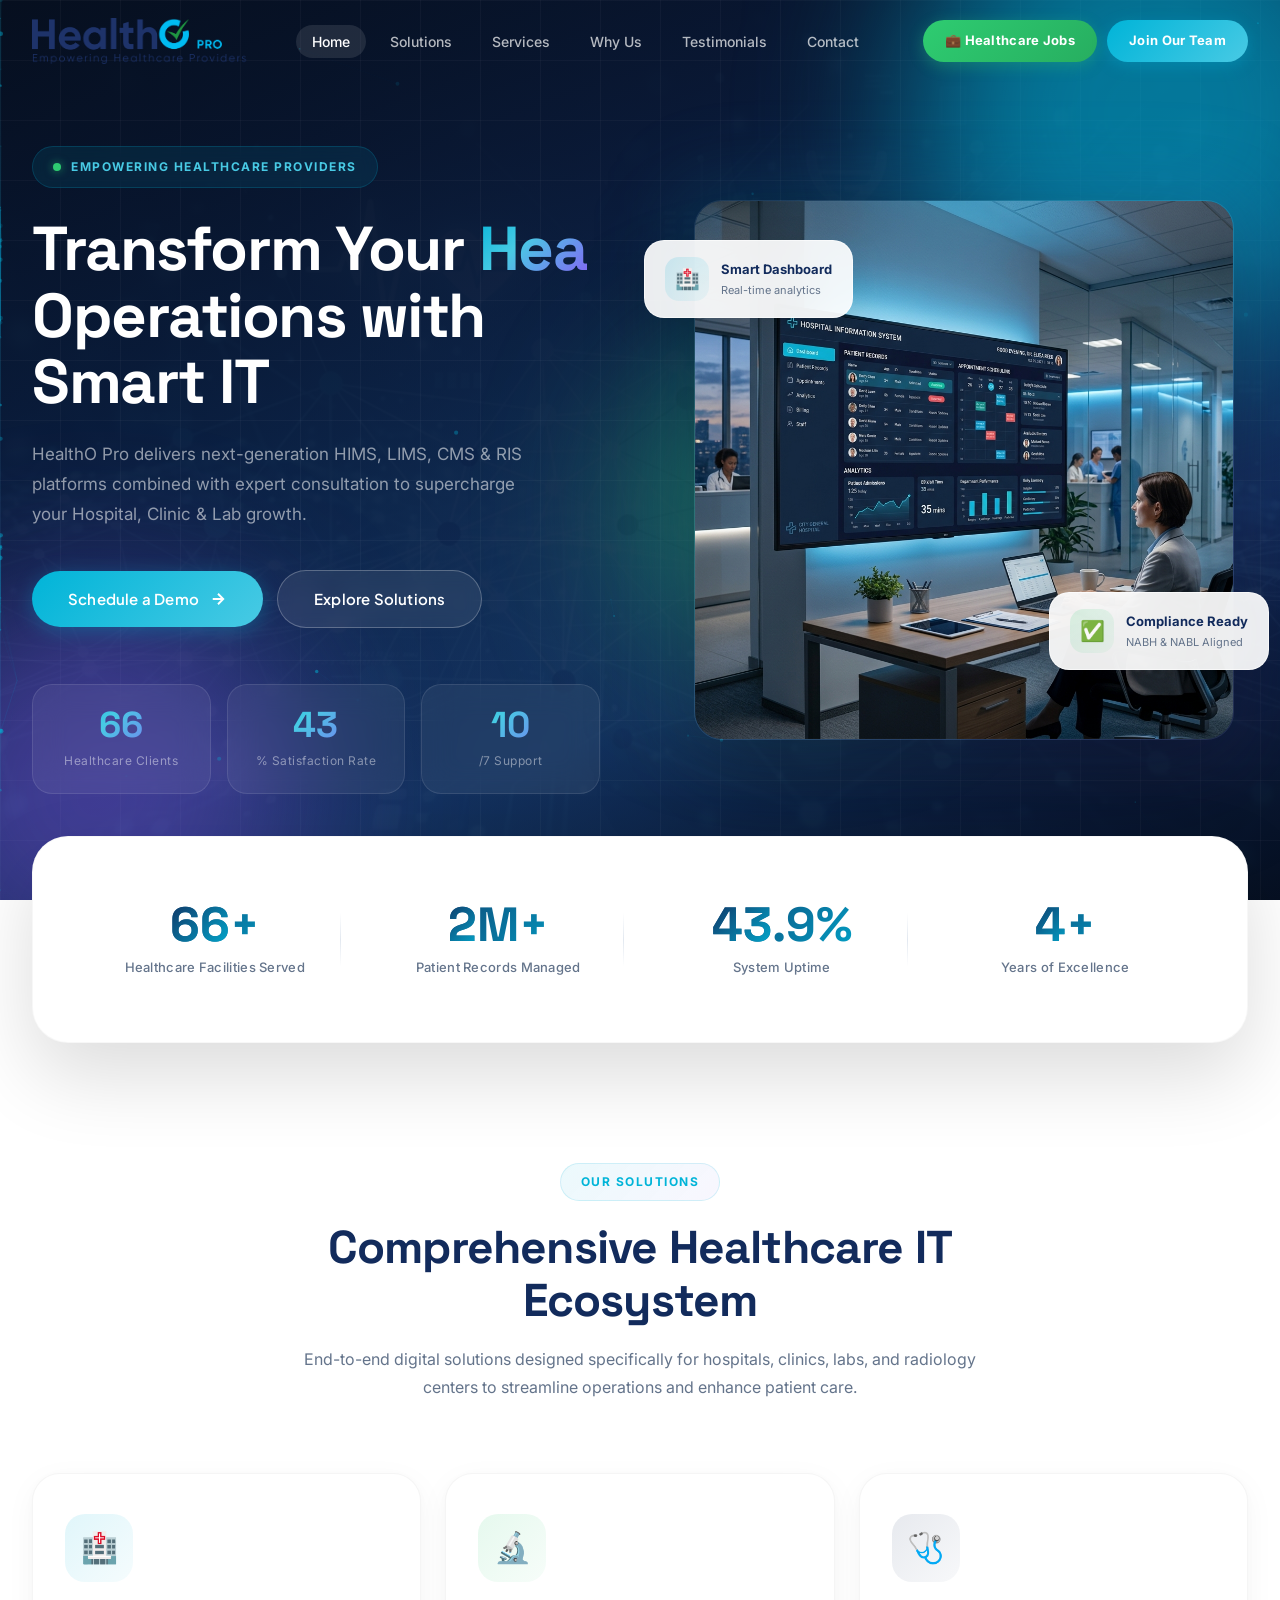
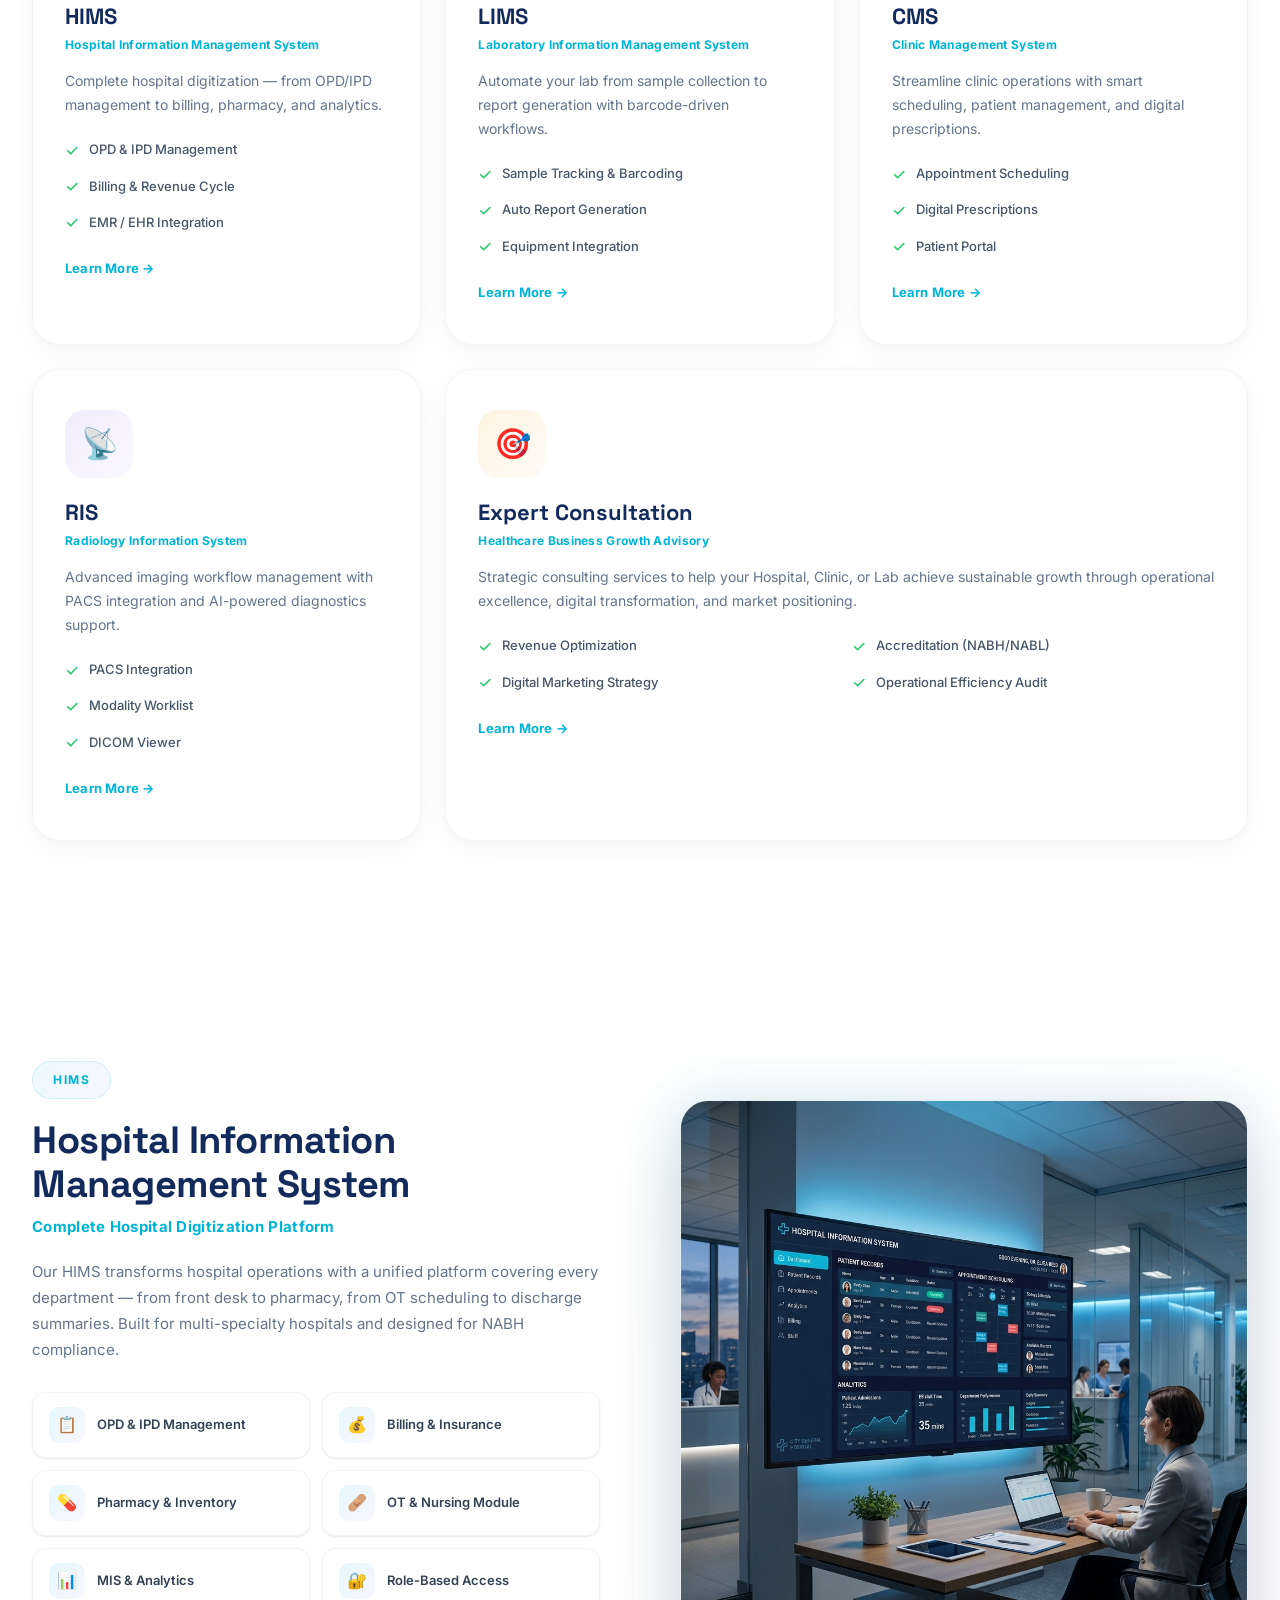
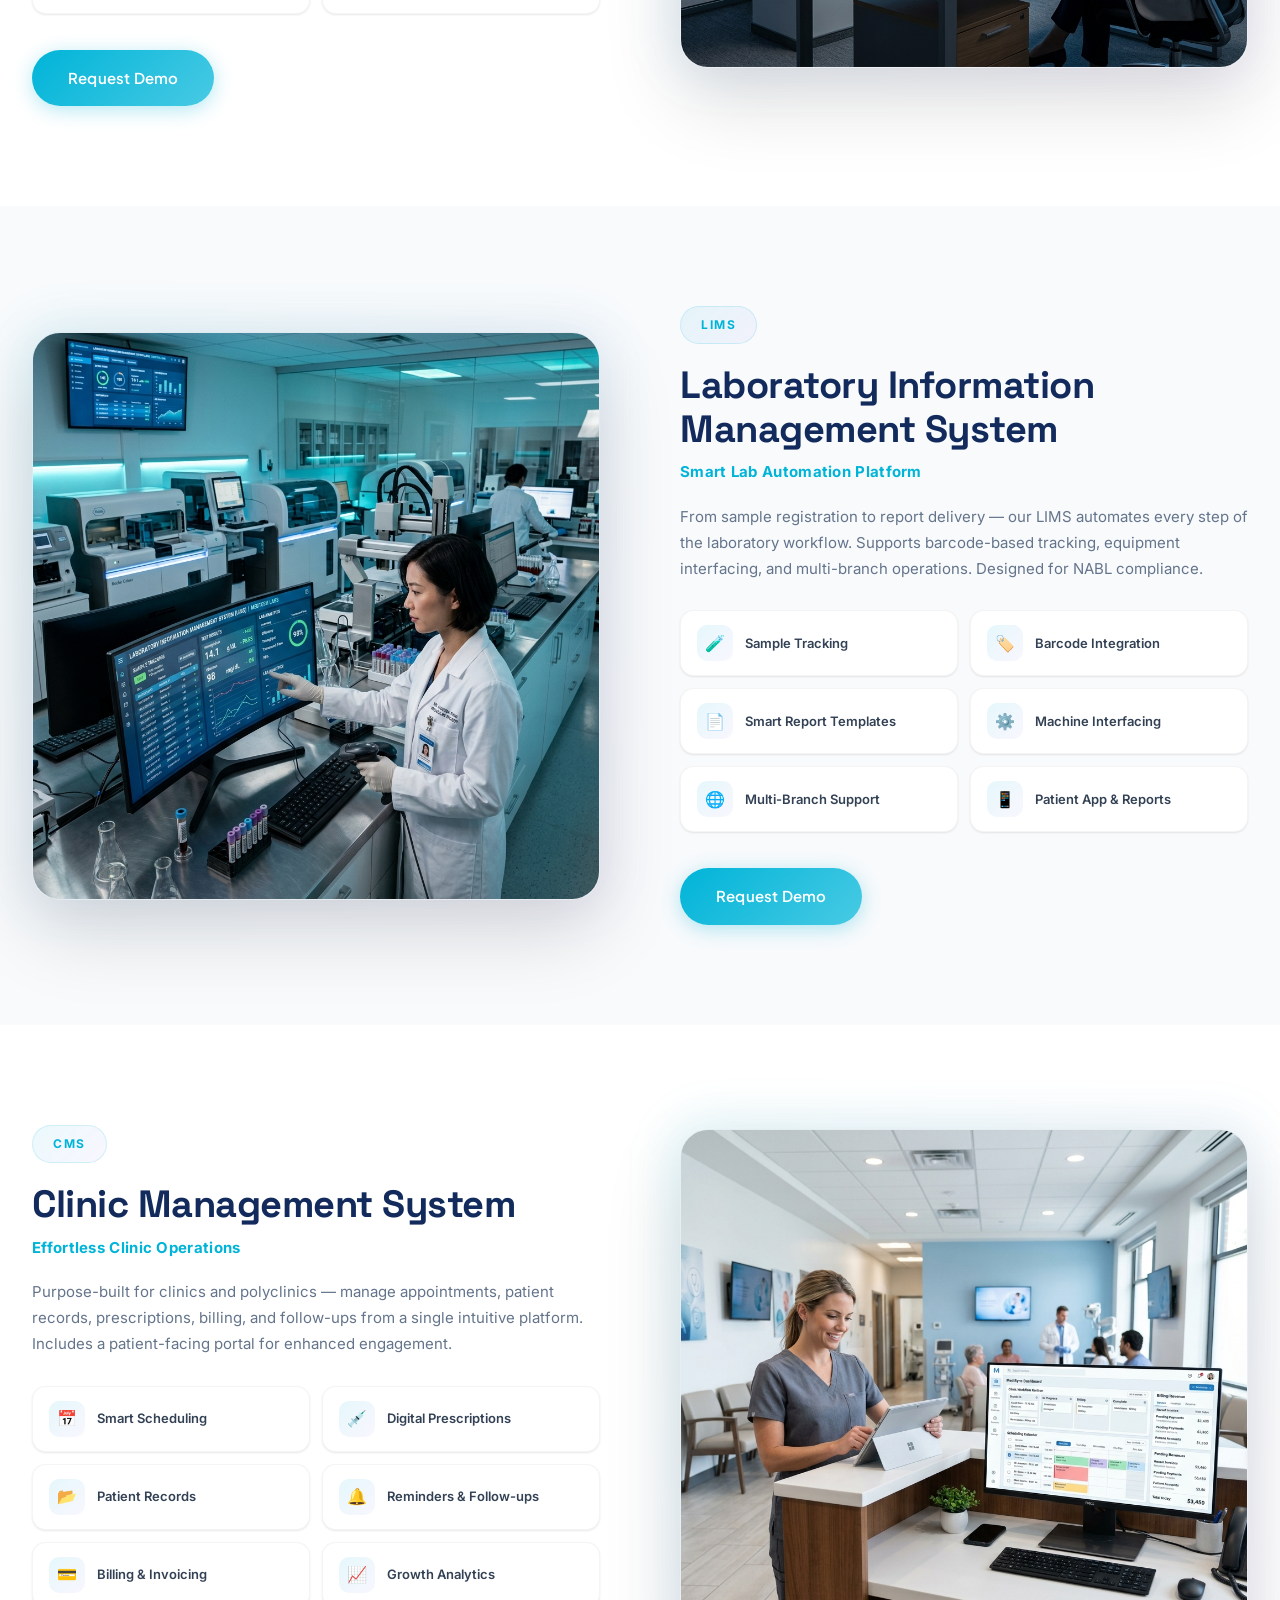
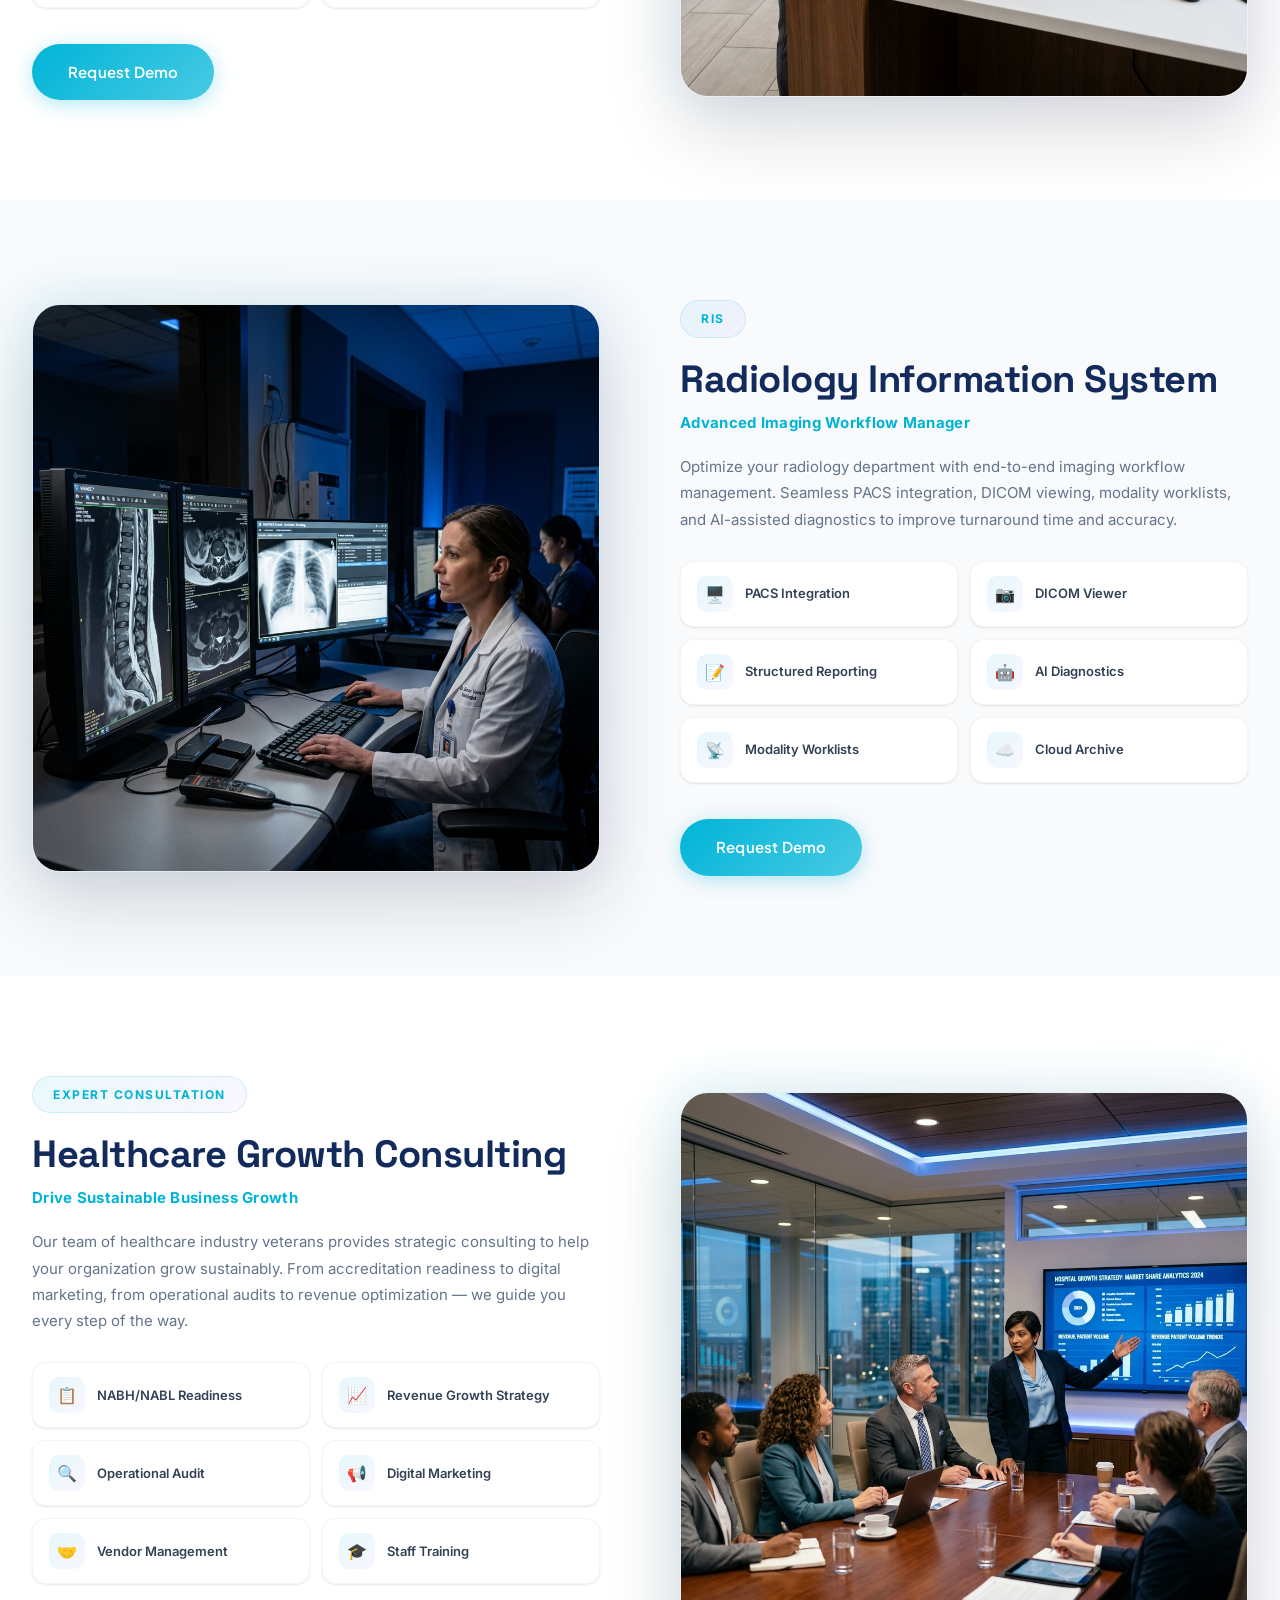
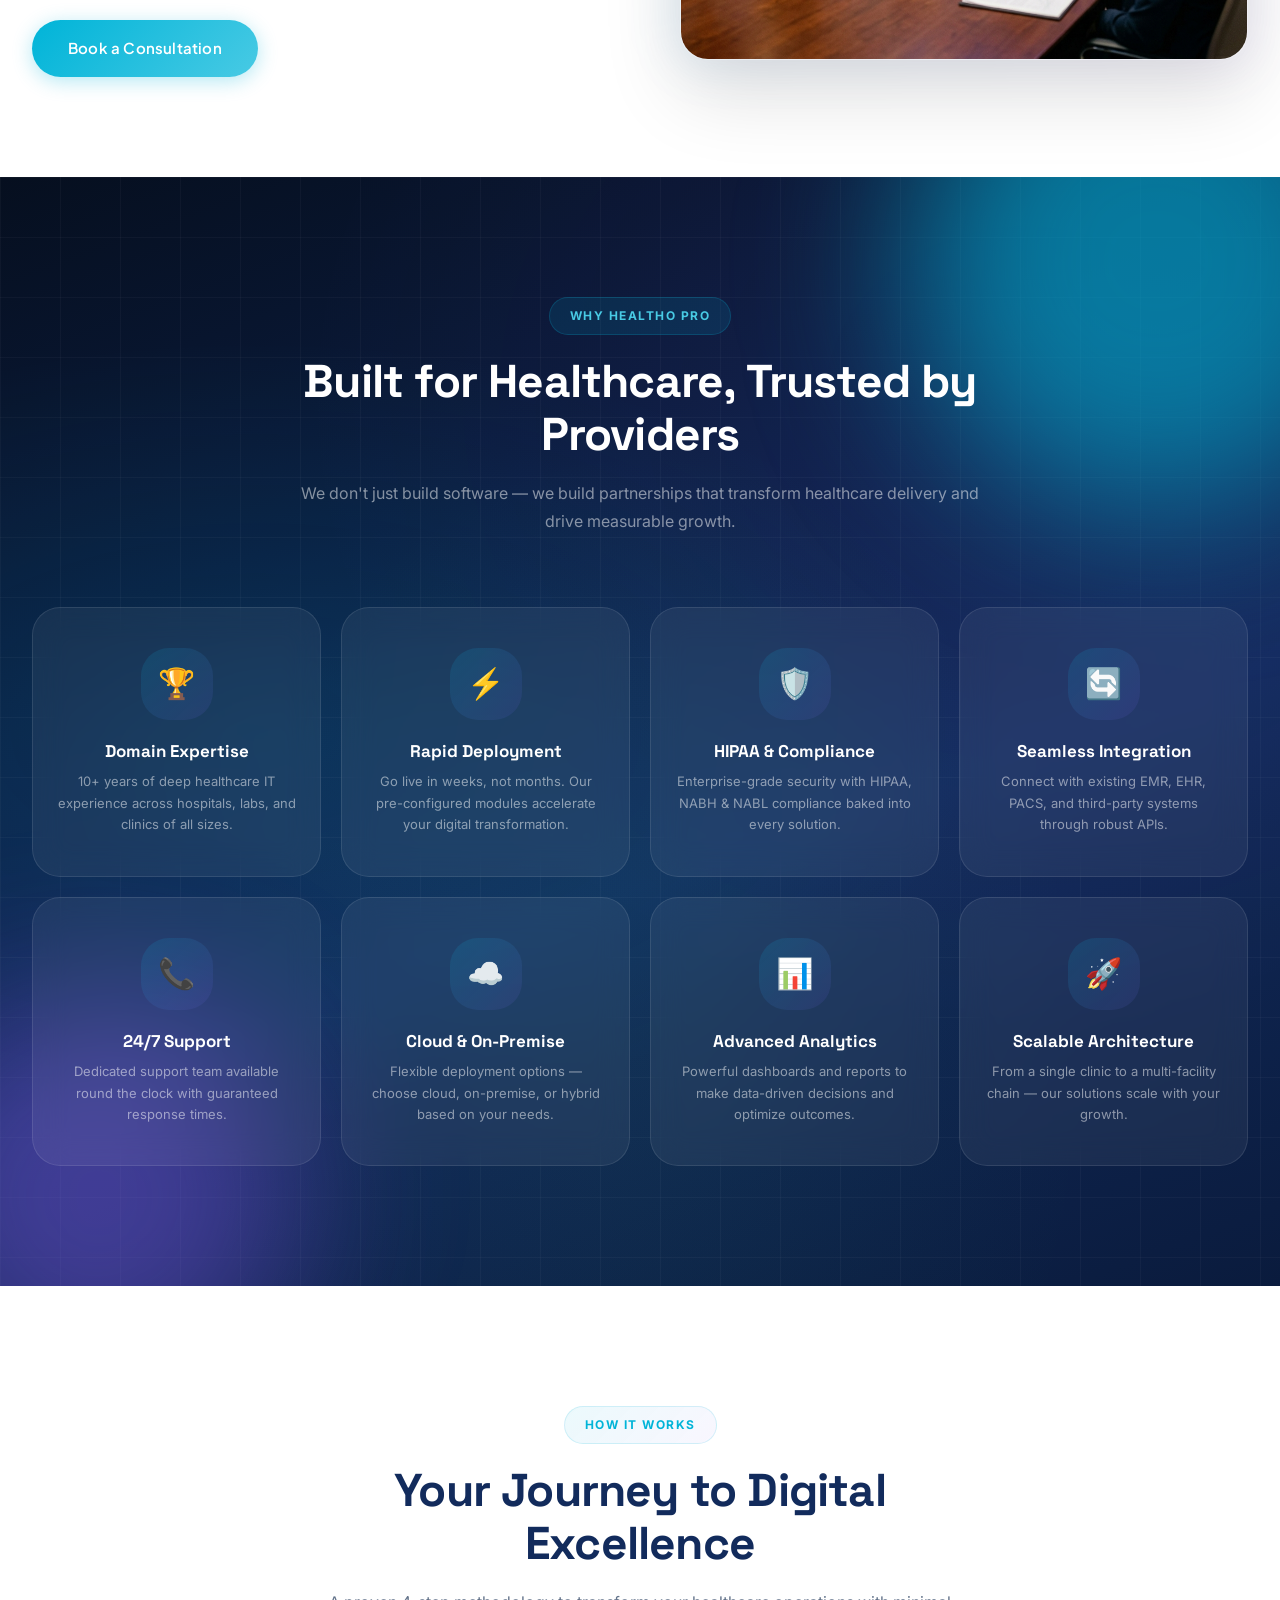
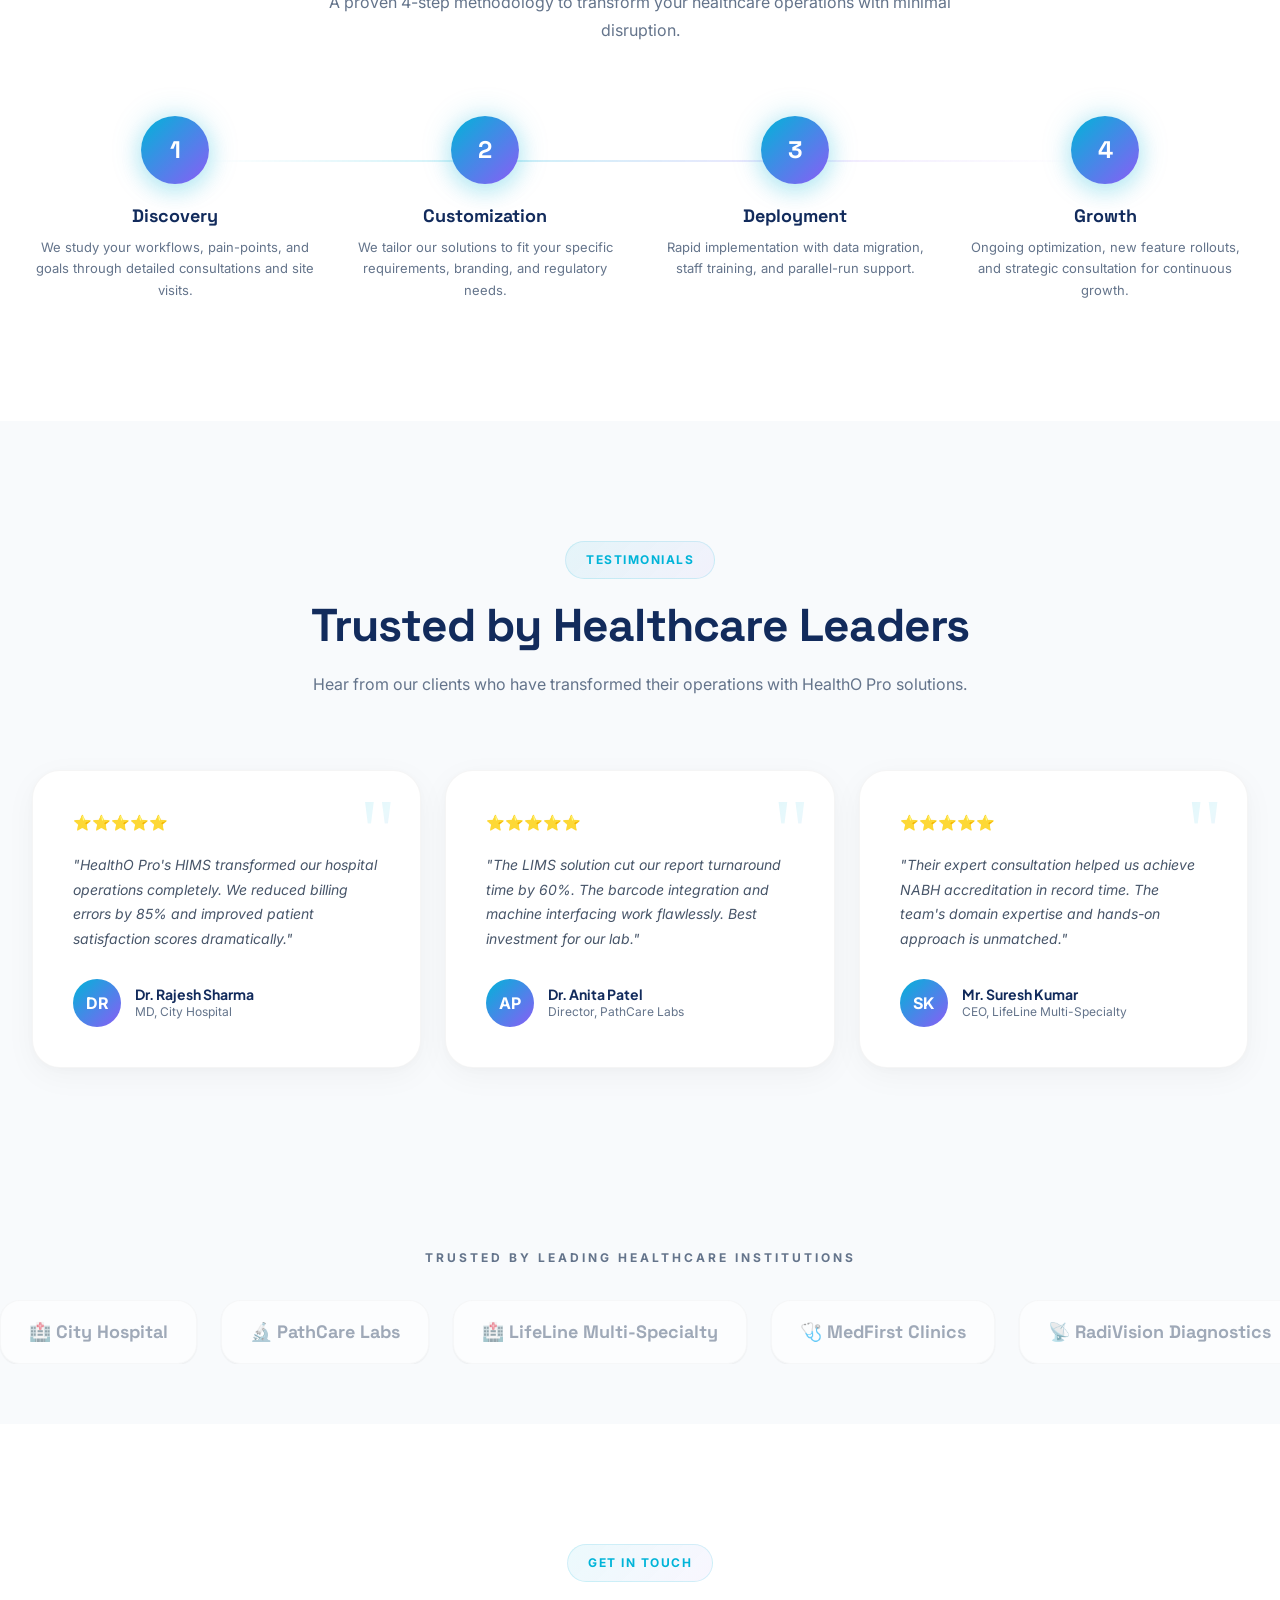
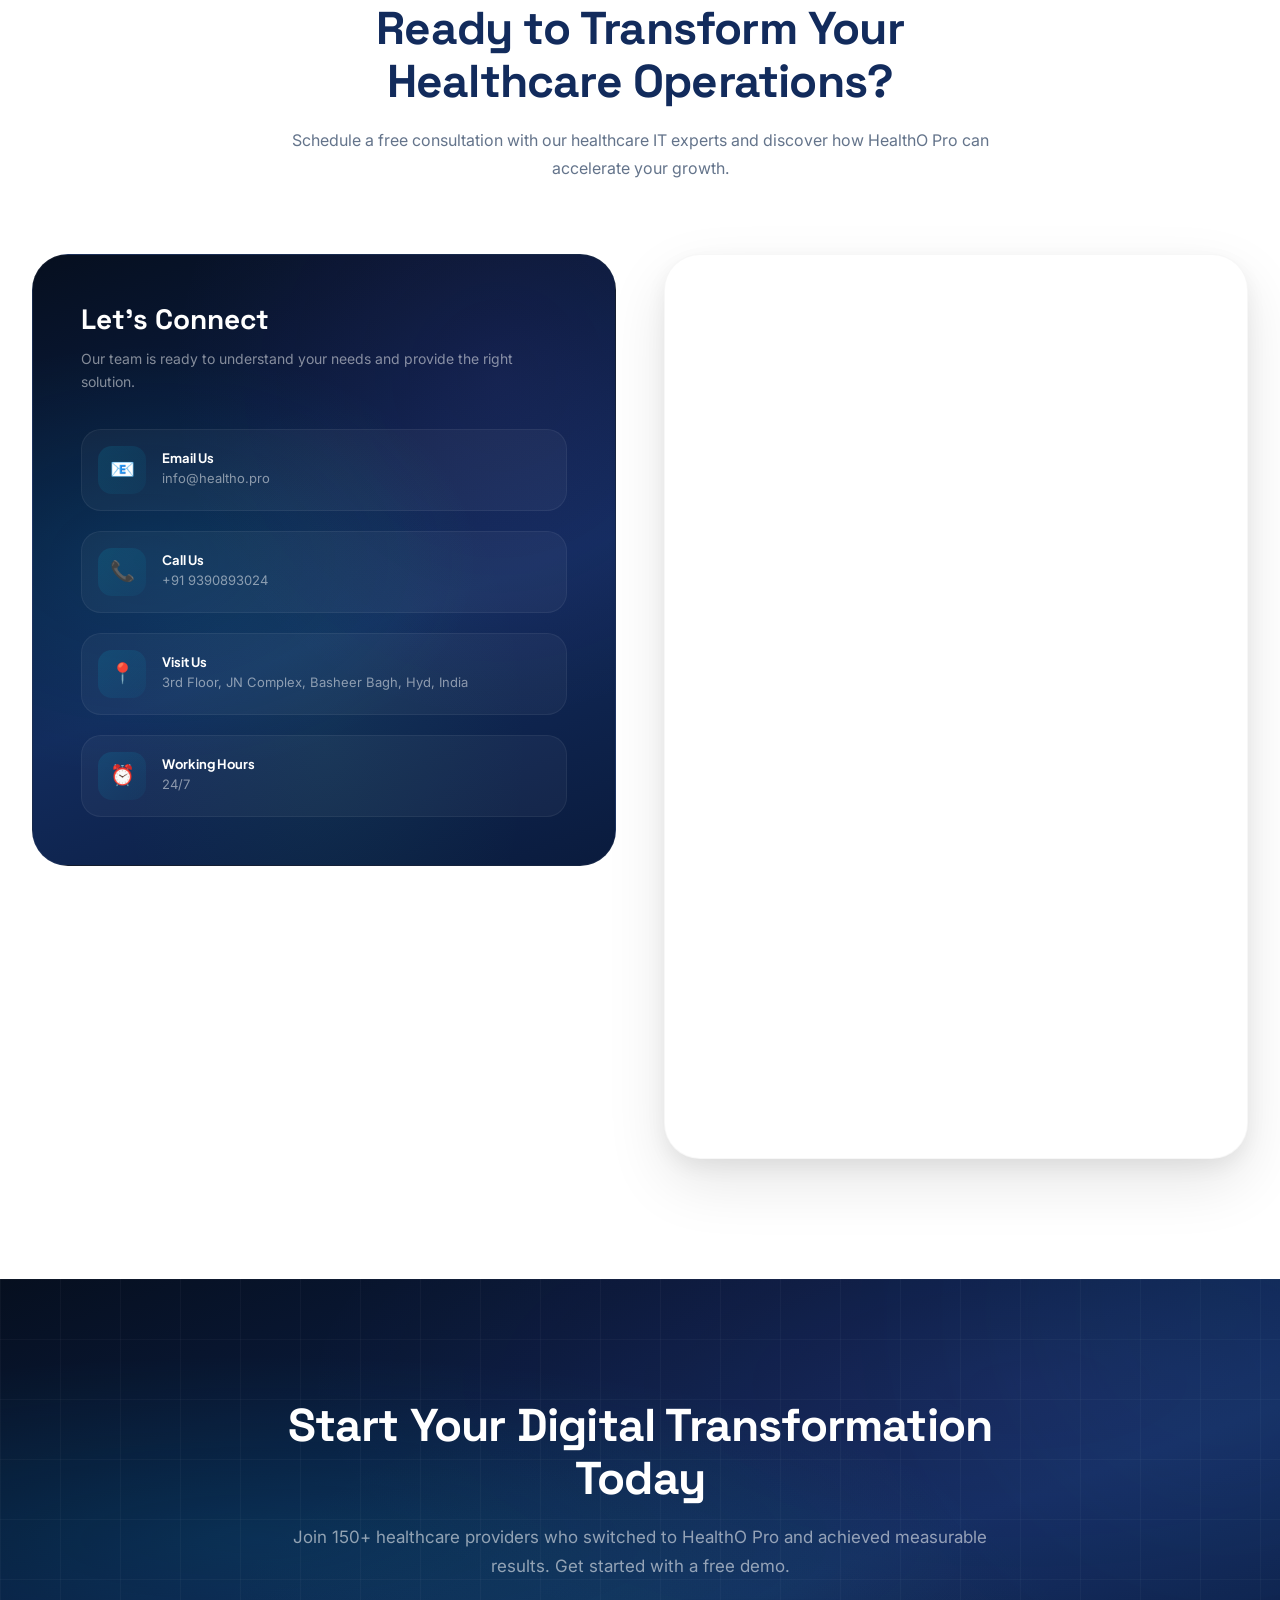
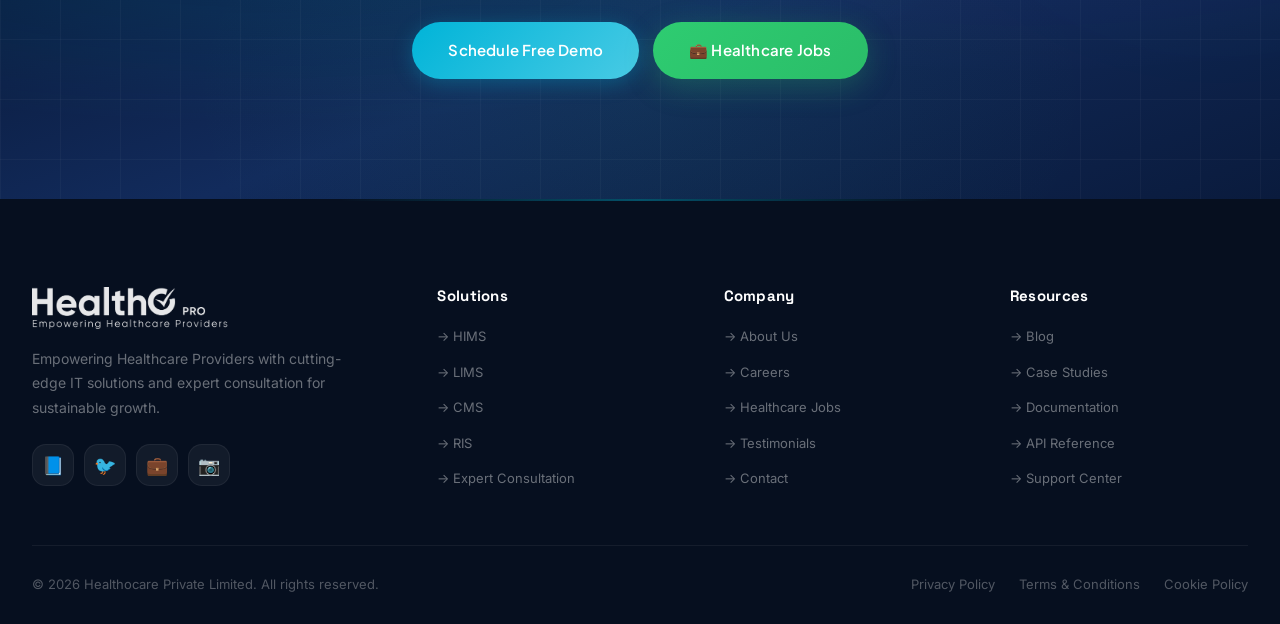
<file: index.html>
<!DOCTYPE html>
<html lang="en">
<head>
    <meta charset="UTF-8">
    <meta name="viewport" content="width=device-width, initial-scale=1.0">
    <title>HealthO Pro — Empowering Healthcare Providers | HIMS, LIMS, CMS, RIS Solutions</title>
    <meta name="description" content="HealthO Pro provides cutting-edge healthcare IT solutions including HIMS, LIMS, CMS, RIS and Expert Consultation to accelerate Hospital, Clinic & Lab growth.">
    <meta name="keywords" content="HIMS, LIMS, CMS, RIS, Healthcare IT, Hospital Management, Lab Management, Clinic Management">
    <meta name="theme-color" content="#122B5C">
    <link rel="stylesheet" href="styles.css">
    <link rel="icon" type="image/png" href="assets/images/favicon.png">
</head>
<body>

<!-- Preloader -->
<div class="preloader" id="preloader">
    <div class="preloader-spinner"></div>
</div>

<!-- Navigation -->
<nav class="navbar" id="navbar">
    <div class="container">
        <a href="index.html" class="nav-logo">
            <img src="assets/images/logo.png" alt="HealthO Pro">
        </a>
        <ul class="nav-menu" id="navMenu">
            <li><a href="#home" class="nav-link active">Home</a></li>
            <li><a href="#solutions" class="nav-link">Solutions</a></li>
            <li><a href="#services" class="nav-link">Services</a></li>
            <li><a href="#why-us" class="nav-link">Why Us</a></li>
            <li><a href="#testimonials" class="nav-link">Testimonials</a></li>
            <li><a href="#contact" class="nav-link">Contact</a></li>
            <li class="mobile-actions" style="display:none;">
                <a href="healthcare-jobs.html" class="nav-btn-jobs">💼 Healthcare Jobs</a>
                <a href="careers.html" class="nav-btn-cta">Join Our Team</a>
            </li>
        </ul>
        <div class="nav-actions">
            <a href="healthcare-jobs.html" class="nav-btn-jobs" id="navJobsBtn">💼 Healthcare Jobs</a>
            <a href="careers.html" class="nav-btn-cta">Join Our Team</a>
        </div>
        <button class="nav-toggle" id="navToggle" aria-label="Toggle navigation menu">
            <span></span>
            <span></span>
            <span></span>
        </button>
    </div>
</nav>

<!-- Hero Section -->
<section class="hero" id="home">
    <div class="hero-bg">
        <img src="assets/images/hero-bg.png" alt="Healthcare Technology">
    </div>
    <div class="bg-grid"></div>
    <div class="bg-orb bg-orb-1"></div>
    <div class="bg-orb bg-orb-2"></div>
    <div class="bg-orb bg-orb-3"></div>
    <canvas id="particles-canvas"></canvas>

    <div class="container">
        <div class="hero-content">
            <div class="hero-badge">
                <span class="hero-badge-dot"></span>
                Empowering Healthcare Providers
            </div>
            <h1>Transform Your <span class="highlight">Healthcare</span> Operations with Smart IT</h1>
            <p>HealthO Pro delivers next-generation HIMS, LIMS, CMS & RIS platforms combined with expert consultation to supercharge your Hospital, Clinic & Lab growth.</p>
            <div class="hero-actions">
                <a href="#contact" class="btn btn-primary">
                    Schedule a Demo
                    <svg class="btn-icon" viewBox="0 0 24 24" fill="none" stroke="currentColor" stroke-width="2.5"><path d="M5 12h14M12 5l7 7-7 7"/></svg>
                </a>
                <a href="#solutions" class="btn btn-outline">
                    Explore Solutions
                </a>
            </div>
            <div class="hero-stats">
                <div class="hero-stat">
                    <span class="number" data-count="150">0</span>
                    <span class="label">Healthcare Clients</span>
                </div>
                <div class="hero-stat">
                    <span class="number" data-count="98">0</span>
                    <span class="label">% Satisfaction Rate</span>
                </div>
                <div class="hero-stat">
                    <span class="number" data-count="24">0</span>
                    <span class="label">/7 Support</span>
                </div>
            </div>
        </div>
        <div class="hero-visual">
            <div class="hero-visual-wrapper">
                <img src="assets/images/hims.png" alt="HealthO Pro Dashboard">
                <div class="hero-float-card card-1">
                    <div class="card-icon cyan">🏥</div>
                    <div class="card-info">
                        <div class="card-title">Smart Dashboard</div>
                        <div class="card-desc">Real-time analytics</div>
                    </div>
                </div>
                <div class="hero-float-card card-2">
                    <div class="card-icon green">✅</div>
                    <div class="card-info">
                        <div class="card-title">Compliance Ready</div>
                        <div class="card-desc">NABH & NABL Aligned</div>
                    </div>
                </div>
            </div>
        </div>
    </div>
</section>

<!-- Stats Bar -->
<div class="container">
    <div class="stats-bar reveal">
        <div class="stat-item">
            <div class="stat-number"><span data-count="150">0</span>+</div>
            <div class="stat-label">Healthcare Facilities Served</div>
        </div>
        <div class="stat-item">
            <div class="stat-number"><span data-count="5">0</span>M+</div>
            <div class="stat-label">Patient Records Managed</div>
        </div>
        <div class="stat-item">
            <div class="stat-number"><span data-count="99">0</span>.9%</div>
            <div class="stat-label">System Uptime</div>
        </div>
        <div class="stat-item">
            <div class="stat-number"><span data-count="10">0</span>+</div>
            <div class="stat-label">Years of Excellence</div>
        </div>
    </div>
</div>

<!-- Solutions Overview -->
<section class="section" id="solutions">
    <div class="container">
        <div class="section-header reveal">
            <span class="section-label">Our Solutions</span>
            <h2>Comprehensive Healthcare IT Ecosystem</h2>
            <p>End-to-end digital solutions designed specifically for hospitals, clinics, labs, and radiology centers to streamline operations and enhance patient care.</p>
        </div>
        <div class="services-grid reveal-stagger">
            <div class="service-card" style="transition-delay: 0.1s">
                <div class="service-icon hims">🏥</div>
                <h3>HIMS</h3>
                <span class="service-full-name">Hospital Information Management System</span>
                <p>Complete hospital digitization — from OPD/IPD management to billing, pharmacy, and analytics.</p>
                <div class="service-features">
                    <div class="service-feature"><span class="check">✓</span> OPD & IPD Management</div>
                    <div class="service-feature"><span class="check">✓</span> Billing & Revenue Cycle</div>
                    <div class="service-feature"><span class="check">✓</span> EMR / EHR Integration</div>
                </div>
                <a href="#service-hims" class="learn-more">Learn More →</a>
            </div>

            <div class="service-card" style="transition-delay: 0.15s">
                <div class="service-icon lims">🔬</div>
                <h3>LIMS</h3>
                <span class="service-full-name">Laboratory Information Management System</span>
                <p>Automate your lab from sample collection to report generation with barcode-driven workflows.</p>
                <div class="service-features">
                    <div class="service-feature"><span class="check">✓</span> Sample Tracking & Barcoding</div>
                    <div class="service-feature"><span class="check">✓</span> Auto Report Generation</div>
                    <div class="service-feature"><span class="check">✓</span> Equipment Integration</div>
                </div>
                <a href="#service-lims" class="learn-more">Learn More →</a>
            </div>

            <div class="service-card" style="transition-delay: 0.2s">
                <div class="service-icon cms">🩺</div>
                <h3>CMS</h3>
                <span class="service-full-name">Clinic Management System</span>
                <p>Streamline clinic operations with smart scheduling, patient management, and digital prescriptions.</p>
                <div class="service-features">
                    <div class="service-feature"><span class="check">✓</span> Appointment Scheduling</div>
                    <div class="service-feature"><span class="check">✓</span> Digital Prescriptions</div>
                    <div class="service-feature"><span class="check">✓</span> Patient Portal</div>
                </div>
                <a href="#service-cms" class="learn-more">Learn More →</a>
            </div>

            <div class="service-card" style="transition-delay: 0.25s">
                <div class="service-icon ris">📡</div>
                <h3>RIS</h3>
                <span class="service-full-name">Radiology Information System</span>
                <p>Advanced imaging workflow management with PACS integration and AI-powered diagnostics support.</p>
                <div class="service-features">
                    <div class="service-feature"><span class="check">✓</span> PACS Integration</div>
                    <div class="service-feature"><span class="check">✓</span> Modality Worklist</div>
                    <div class="service-feature"><span class="check">✓</span> DICOM Viewer</div>
                </div>
                <a href="#service-ris" class="learn-more">Learn More →</a>
            </div>

            <div class="service-card" style="transition-delay: 0.3s; grid-column: span 2;">
                <div class="service-icon consult">🎯</div>
                <h3>Expert Consultation</h3>
                <span class="service-full-name">Healthcare Business Growth Advisory</span>
                <p>Strategic consulting services to help your Hospital, Clinic, or Lab achieve sustainable growth through operational excellence, digital transformation, and market positioning.</p>
                <div class="service-features" style="display: grid; grid-template-columns: 1fr 1fr; gap: 10px;">
                    <div class="service-feature"><span class="check">✓</span> Revenue Optimization</div>
                    <div class="service-feature"><span class="check">✓</span> Accreditation (NABH/NABL)</div>
                    <div class="service-feature"><span class="check">✓</span> Digital Marketing Strategy</div>
                    <div class="service-feature"><span class="check">✓</span> Operational Efficiency Audit</div>
                </div>
                <a href="#service-consult" class="learn-more">Learn More →</a>
            </div>
        </div>
    </div>
</section>

<!-- Detailed Services -->
<section id="services">
    <div class="service-detail" id="service-hims">
        <div class="container">
            <div class="service-detail-content reveal-left">
                <span class="section-label">HIMS</span>
                <h3>Hospital Information Management System</h3>
                <p class="subtitle">Complete Hospital Digitization Platform</p>
                <p>Our HIMS transforms hospital operations with a unified platform covering every department — from front desk to pharmacy, from OT scheduling to discharge summaries. Built for multi-specialty hospitals and designed for NABH compliance.</p>
                <div class="detail-features">
                    <div class="detail-feature"><span class="feat-icon">📋</span><span class="feat-text">OPD & IPD Management</span></div>
                    <div class="detail-feature"><span class="feat-icon">💰</span><span class="feat-text">Billing & Insurance</span></div>
                    <div class="detail-feature"><span class="feat-icon">💊</span><span class="feat-text">Pharmacy & Inventory</span></div>
                    <div class="detail-feature"><span class="feat-icon">🩹</span><span class="feat-text">OT & Nursing Module</span></div>
                    <div class="detail-feature"><span class="feat-icon">📊</span><span class="feat-text">MIS & Analytics</span></div>
                    <div class="detail-feature"><span class="feat-icon">🔐</span><span class="feat-text">Role-Based Access</span></div>
                </div>
                <a href="#contact" class="btn btn-primary">Request Demo</a>
            </div>
            <div class="service-detail-image reveal-right">
                <img src="assets/images/hims.png" alt="HIMS Dashboard" loading="lazy">
            </div>
        </div>
    </div>

    <div class="service-detail" id="service-lims">
        <div class="container">
            <div class="service-detail-content reveal-left">
                <span class="section-label">LIMS</span>
                <h3>Laboratory Information Management System</h3>
                <p class="subtitle">Smart Lab Automation Platform</p>
                <p>From sample registration to report delivery — our LIMS automates every step of the laboratory workflow. Supports barcode-based tracking, equipment interfacing, and multi-branch operations. Designed for NABL compliance.</p>
                <div class="detail-features">
                    <div class="detail-feature"><span class="feat-icon">🧪</span><span class="feat-text">Sample Tracking</span></div>
                    <div class="detail-feature"><span class="feat-icon">🏷️</span><span class="feat-text">Barcode Integration</span></div>
                    <div class="detail-feature"><span class="feat-icon">📄</span><span class="feat-text">Smart Report Templates</span></div>
                    <div class="detail-feature"><span class="feat-icon">⚙️</span><span class="feat-text">Machine Interfacing</span></div>
                    <div class="detail-feature"><span class="feat-icon">🌐</span><span class="feat-text">Multi-Branch Support</span></div>
                    <div class="detail-feature"><span class="feat-icon">📱</span><span class="feat-text">Patient App & Reports</span></div>
                </div>
                <a href="#contact" class="btn btn-primary">Request Demo</a>
            </div>
            <div class="service-detail-image reveal-right">
                <img src="assets/images/lims.png" alt="LIMS Dashboard" loading="lazy">
            </div>
        </div>
    </div>

    <div class="service-detail" id="service-cms">
        <div class="container">
            <div class="service-detail-content reveal-left">
                <span class="section-label">CMS</span>
                <h3>Clinic Management System</h3>
                <p class="subtitle">Effortless Clinic Operations</p>
                <p>Purpose-built for clinics and polyclinics — manage appointments, patient records, prescriptions, billing, and follow-ups from a single intuitive platform. Includes a patient-facing portal for enhanced engagement.</p>
                <div class="detail-features">
                    <div class="detail-feature"><span class="feat-icon">📅</span><span class="feat-text">Smart Scheduling</span></div>
                    <div class="detail-feature"><span class="feat-icon">💉</span><span class="feat-text">Digital Prescriptions</span></div>
                    <div class="detail-feature"><span class="feat-icon">📂</span><span class="feat-text">Patient Records</span></div>
                    <div class="detail-feature"><span class="feat-icon">🔔</span><span class="feat-text">Reminders & Follow-ups</span></div>
                    <div class="detail-feature"><span class="feat-icon">💳</span><span class="feat-text">Billing & Invoicing</span></div>
                    <div class="detail-feature"><span class="feat-icon">📈</span><span class="feat-text">Growth Analytics</span></div>
                </div>
                <a href="#contact" class="btn btn-primary">Request Demo</a>
            </div>
            <div class="service-detail-image reveal-right">
                <img src="assets/images/cms.png" alt="CMS Dashboard" loading="lazy">
            </div>
        </div>
    </div>

    <div class="service-detail" id="service-ris">
        <div class="container">
            <div class="service-detail-content reveal-left">
                <span class="section-label">RIS</span>
                <h3>Radiology Information System</h3>
                <p class="subtitle">Advanced Imaging Workflow Manager</p>
                <p>Optimize your radiology department with end-to-end imaging workflow management. Seamless PACS integration, DICOM viewing, modality worklists, and AI-assisted diagnostics to improve turnaround time and accuracy.</p>
                <div class="detail-features">
                    <div class="detail-feature"><span class="feat-icon">🖥️</span><span class="feat-text">PACS Integration</span></div>
                    <div class="detail-feature"><span class="feat-icon">📷</span><span class="feat-text">DICOM Viewer</span></div>
                    <div class="detail-feature"><span class="feat-icon">📝</span><span class="feat-text">Structured Reporting</span></div>
                    <div class="detail-feature"><span class="feat-icon">🤖</span><span class="feat-text">AI Diagnostics</span></div>
                    <div class="detail-feature"><span class="feat-icon">📡</span><span class="feat-text">Modality Worklists</span></div>
                    <div class="detail-feature"><span class="feat-icon">☁️</span><span class="feat-text">Cloud Archive</span></div>
                </div>
                <a href="#contact" class="btn btn-primary">Request Demo</a>
            </div>
            <div class="service-detail-image reveal-right">
                <img src="assets/images/ris.png" alt="RIS Dashboard" loading="lazy">
            </div>
        </div>
    </div>

    <div class="service-detail" id="service-consult">
        <div class="container">
            <div class="service-detail-content reveal-left">
                <span class="section-label">Expert Consultation</span>
                <h3>Healthcare Growth Consulting</h3>
                <p class="subtitle">Drive Sustainable Business Growth</p>
                <p>Our team of healthcare industry veterans provides strategic consulting to help your organization grow sustainably. From accreditation readiness to digital marketing, from operational audits to revenue optimization — we guide you every step of the way.</p>
                <div class="detail-features">
                    <div class="detail-feature"><span class="feat-icon">📋</span><span class="feat-text">NABH/NABL Readiness</span></div>
                    <div class="detail-feature"><span class="feat-icon">📈</span><span class="feat-text">Revenue Growth Strategy</span></div>
                    <div class="detail-feature"><span class="feat-icon">🔍</span><span class="feat-text">Operational Audit</span></div>
                    <div class="detail-feature"><span class="feat-icon">📢</span><span class="feat-text">Digital Marketing</span></div>
                    <div class="detail-feature"><span class="feat-icon">🤝</span><span class="feat-text">Vendor Management</span></div>
                    <div class="detail-feature"><span class="feat-icon">🎓</span><span class="feat-text">Staff Training</span></div>
                </div>
                <a href="#contact" class="btn btn-primary">Book a Consultation</a>
            </div>
            <div class="service-detail-image reveal-right">
                <img src="assets/images/consultation.png" alt="Expert Consultation" loading="lazy">
            </div>
        </div>
    </div>
</section>

<!-- Why Choose Us -->
<section class="section section-dark" id="why-us">
    <div class="bg-grid"></div>
    <div class="bg-orb bg-orb-1"></div>
    <div class="bg-orb bg-orb-2"></div>
    <div class="container">
        <div class="section-header reveal">
            <span class="section-label">Why HealthO Pro</span>
            <h2>Built for Healthcare, Trusted by Providers</h2>
            <p>We don't just build software — we build partnerships that transform healthcare delivery and drive measurable growth.</p>
        </div>
        <div class="why-grid reveal-stagger">
            <div class="why-card"><div class="why-card-icon">🏆</div><h4>Domain Expertise</h4><p>10+ years of deep healthcare IT experience across hospitals, labs, and clinics of all sizes.</p></div>
            <div class="why-card"><div class="why-card-icon">⚡</div><h4>Rapid Deployment</h4><p>Go live in weeks, not months. Our pre-configured modules accelerate your digital transformation.</p></div>
            <div class="why-card"><div class="why-card-icon">🛡️</div><h4>HIPAA & Compliance</h4><p>Enterprise-grade security with HIPAA, NABH & NABL compliance baked into every solution.</p></div>
            <div class="why-card"><div class="why-card-icon">🔄</div><h4>Seamless Integration</h4><p>Connect with existing EMR, EHR, PACS, and third-party systems through robust APIs.</p></div>
            <div class="why-card"><div class="why-card-icon">📞</div><h4>24/7 Support</h4><p>Dedicated support team available round the clock with guaranteed response times.</p></div>
            <div class="why-card"><div class="why-card-icon">☁️</div><h4>Cloud & On-Premise</h4><p>Flexible deployment options — choose cloud, on-premise, or hybrid based on your needs.</p></div>
            <div class="why-card"><div class="why-card-icon">📊</div><h4>Advanced Analytics</h4><p>Powerful dashboards and reports to make data-driven decisions and optimize outcomes.</p></div>
            <div class="why-card"><div class="why-card-icon">🚀</div><h4>Scalable Architecture</h4><p>From a single clinic to a multi-facility chain — our solutions scale with your growth.</p></div>
        </div>
    </div>
</section>

<!-- How It Works -->
<section class="section">
    <div class="container">
        <div class="section-header reveal">
            <span class="section-label">How It Works</span>
            <h2>Your Journey to Digital Excellence</h2>
            <p>A proven 4-step methodology to transform your healthcare operations with minimal disruption.</p>
        </div>
        <div class="process-grid reveal-stagger">
            <div class="process-step"><div class="process-number">1</div><h4>Discovery</h4><p>We study your workflows, pain-points, and goals through detailed consultations and site visits.</p></div>
            <div class="process-step"><div class="process-number">2</div><h4>Customization</h4><p>We tailor our solutions to fit your specific requirements, branding, and regulatory needs.</p></div>
            <div class="process-step"><div class="process-number">3</div><h4>Deployment</h4><p>Rapid implementation with data migration, staff training, and parallel-run support.</p></div>
            <div class="process-step"><div class="process-number">4</div><h4>Growth</h4><p>Ongoing optimization, new feature rollouts, and strategic consultation for continuous growth.</p></div>
        </div>
    </div>
</section>

<!-- Testimonials -->
<section class="section section-light" id="testimonials">
    <div class="container">
        <div class="section-header reveal">
            <span class="section-label">Testimonials</span>
            <h2>Trusted by Healthcare Leaders</h2>
            <p>Hear from our clients who have transformed their operations with HealthO Pro solutions.</p>
        </div>
        <div class="testimonials-grid reveal-stagger">
            <div class="testimonial-card">
                <div class="testimonial-stars">⭐⭐⭐⭐⭐</div>
                <p class="testimonial-text">"HealthO Pro's HIMS transformed our hospital operations completely. We reduced billing errors by 85% and improved patient satisfaction scores dramatically."</p>
                <div class="testimonial-author">
                    <div class="testimonial-avatar">DR</div>
                    <div class="testimonial-info"><h5>Dr. Rajesh Sharma</h5><p>MD, City Hospital</p></div>
                </div>
            </div>
            <div class="testimonial-card">
                <div class="testimonial-stars">⭐⭐⭐⭐⭐</div>
                <p class="testimonial-text">"The LIMS solution cut our report turnaround time by 60%. The barcode integration and machine interfacing work flawlessly. Best investment for our lab."</p>
                <div class="testimonial-author">
                    <div class="testimonial-avatar">AP</div>
                    <div class="testimonial-info"><h5>Dr. Anita Patel</h5><p>Director, PathCare Labs</p></div>
                </div>
            </div>
            <div class="testimonial-card">
                <div class="testimonial-stars">⭐⭐⭐⭐⭐</div>
                <p class="testimonial-text">"Their expert consultation helped us achieve NABH accreditation in record time. The team's domain expertise and hands-on approach is unmatched."</p>
                <div class="testimonial-author">
                    <div class="testimonial-avatar">SK</div>
                    <div class="testimonial-info"><h5>Mr. Suresh Kumar</h5><p>CEO, LifeLine Multi-Specialty</p></div>
                </div>
            </div>
        </div>
    </div>
</section>

<!-- Clients Marquee -->
<section class="clients-section">
    <div class="container">
        <p style="text-align: center; font-size: 12px; color: var(--gray-400); font-weight: 700; text-transform: uppercase; letter-spacing: 3px; margin-bottom: 32px;">Trusted by leading healthcare institutions</p>
    </div>
    <div style="overflow: hidden;">
        <div class="clients-marquee" id="clientsMarquee">
            <span class="client-logo">🏥 City Hospital</span>
            <span class="client-logo">🔬 PathCare Labs</span>
            <span class="client-logo">🏥 LifeLine Multi-Specialty</span>
            <span class="client-logo">🩺 MedFirst Clinics</span>
            <span class="client-logo">📡 RadiVision Diagnostics</span>
            <span class="client-logo">🏥 Apollo Care</span>
            <span class="client-logo">🔬 BioGenesis Labs</span>
            <span class="client-logo">🩺 PrimeCare Clinic</span>
            <span class="client-logo">🏥 City Hospital</span>
            <span class="client-logo">🔬 PathCare Labs</span>
            <span class="client-logo">🏥 LifeLine Multi-Specialty</span>
            <span class="client-logo">🩺 MedFirst Clinics</span>
            <span class="client-logo">📡 RadiVision Diagnostics</span>
            <span class="client-logo">🏥 Apollo Care</span>
            <span class="client-logo">🔬 BioGenesis Labs</span>
            <span class="client-logo">🩺 PrimeCare Clinic</span>
        </div>
    </div>
</section>

<!-- Contact Section -->
<section class="section" id="contact">
    <div class="container">
        <div class="section-header reveal">
            <span class="section-label">Get in Touch</span>
            <h2>Ready to Transform Your Healthcare Operations?</h2>
            <p>Schedule a free consultation with our healthcare IT experts and discover how HealthO Pro can accelerate your growth.</p>
        </div>
        <div class="contact-form-wrapper">
            <div class="contact-info-card reveal-left">
                <h3>Let's Connect</h3>
                <p>Our team is ready to understand your needs and provide the right solution.</p>
                <div class="contact-details">
                    <div class="contact-detail">
                        <div class="contact-detail-icon">📧</div>
                        <div class="contact-detail-text"><h5>Email Us</h5><p>info@healtho.pro</p></div>
                    </div>
                    <div class="contact-detail">
                        <div class="contact-detail-icon">📞</div>
                        <div class="contact-detail-text"><h5>Call Us</h5><p>+91 9390893024</p></div>
                    </div>
                    <div class="contact-detail">
                        <div class="contact-detail-icon">📍</div>
                        <div class="contact-detail-text"><h5>Visit Us</h5><p>3rd Floor, JN Complex, Basheer Bagh, Hyd, India</p></div>
                    </div>
                    <div class="contact-detail">
                        <div class="contact-detail-icon">⏰</div>
                        <div class="contact-detail-text"><h5>Working Hours</h5><p>24/7</p></div>
                    </div>
                </div>
            </div>
            <div class="contact-form reveal-right">
                <iframe src="https://healthoteam.healtho.pro/web_integration/forms/index/4b803bd4e9b3a7bc673ccbbd992d1ccd" width="100%" height="800" frameborder="0"></iframe>
            </div>
        </div>
    </div>
</section>

<!-- CTA Section -->
<section class="cta-section">
    <div class="bg-grid"></div>
    <div class="cta-content reveal">
        <h2>Start Your Digital Transformation Today</h2>
        <p>Join 150+ healthcare providers who switched to HealthO Pro and achieved measurable results. Get started with a free demo.</p>
        <div class="cta-actions">
            <a href="#contact" class="btn btn-primary">Schedule Free Demo</a>
            <a href="healthcare-jobs.html" class="btn btn-green">💼 Healthcare Jobs</a>
        </div>
    </div>
</section>

<!-- Footer -->
<footer class="footer">
    <div class="container">
        <div class="footer-grid">
            <div class="footer-brand">
                <img src="assets/images/logo.png" alt="HealthO Pro">
                <p>Empowering Healthcare Providers with cutting-edge IT solutions and expert consultation for sustainable growth.</p>
                <div class="footer-social">
                    <a href="#" class="social-link" aria-label="Facebook">📘</a>
                    <a href="#" class="social-link" aria-label="Twitter">🐦</a>
                    <a href="#" class="social-link" aria-label="LinkedIn">💼</a>
                    <a href="#" class="social-link" aria-label="Instagram">📷</a>
                </div>
            </div>
            <div class="footer-links">
                <h4>Solutions</h4>
                <ul>
                    <li><a href="#service-hims">→ HIMS</a></li>
                    <li><a href="#service-lims">→ LIMS</a></li>
                    <li><a href="#service-cms">→ CMS</a></li>
                    <li><a href="#service-ris">→ RIS</a></li>
                    <li><a href="#service-consult">→ Expert Consultation</a></li>
                </ul>
            </div>
            <div class="footer-links">
                <h4>Company</h4>
                <ul>
                    <li><a href="#why-us">→ About Us</a></li>
                    <li><a href="careers.html">→ Careers</a></li>
                    <li><a href="healthcare-jobs.html">→ Healthcare Jobs</a></li>
                    <li><a href="#testimonials">→ Testimonials</a></li>
                    <li><a href="#contact">→ Contact</a></li>
                </ul>
            </div>
            <div class="footer-links">
                <h4>Resources</h4>
                <ul>
                    <li><a href="#">→ Blog</a></li>
                    <li><a href="#">→ Case Studies</a></li>
                    <li><a href="#">→ Documentation</a></li>
                    <li><a href="#">→ API Reference</a></li>
                    <li><a href="#">→ Support Center</a></li>
                </ul>
            </div>
        </div>
        <div class="footer-bottom">
            <p>© 2026 Healthocare Private Limited. All rights reserved.</p>
            <div class="footer-bottom-links">
                <a href="privacy-policy.html">Privacy Policy</a>
                <a href="terms-conditions.html">Terms & Conditions</a>
                <a href="#">Cookie Policy</a>
            </div>
        </div>
    </div>
</footer>


<script src="script.js"></script>

<!-- CCX Live Chat Widget -->
<script src="https://healthoteam.healtho.pro/modules/chat/assets/js/chat-widget.js?v=1776333965" data-chat-url="https://healthoteam.healtho.pro/modules/chat/assets/widget_config.php" async></script>
</body>
</html>
</file>
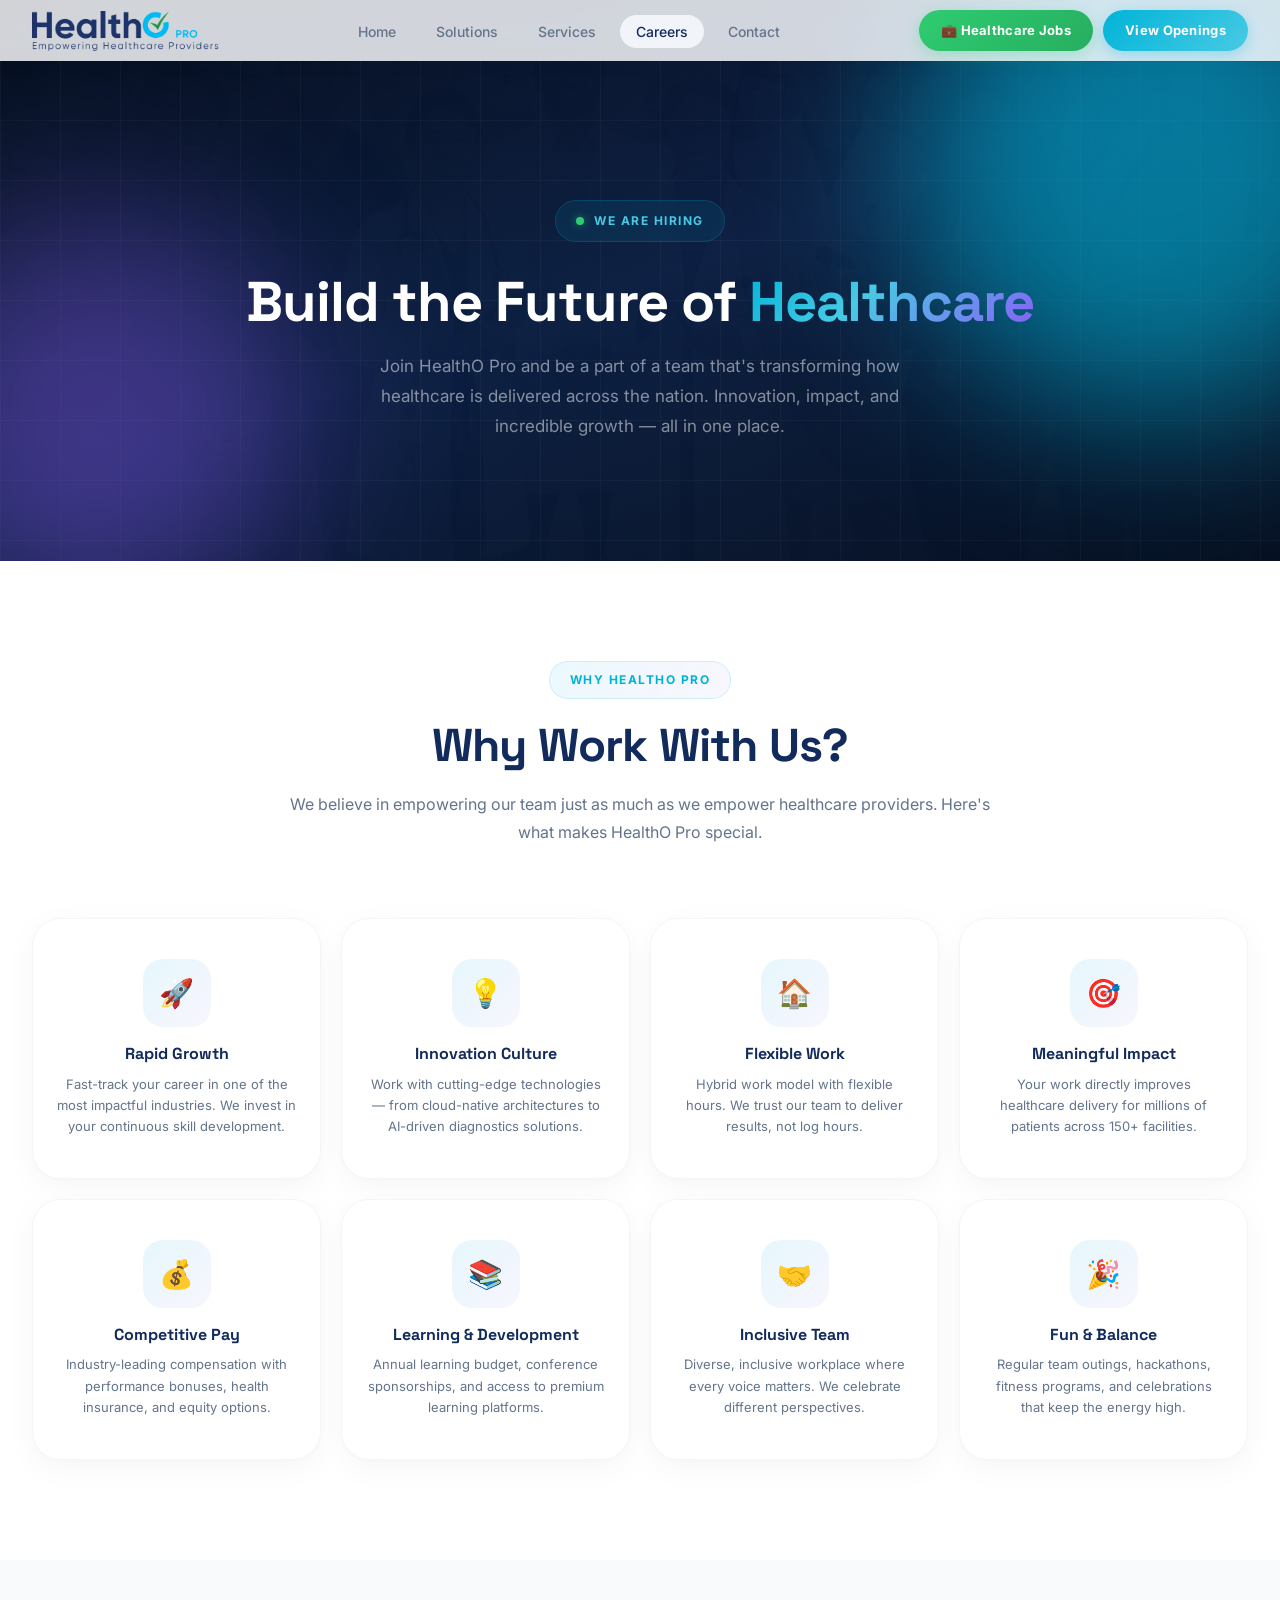
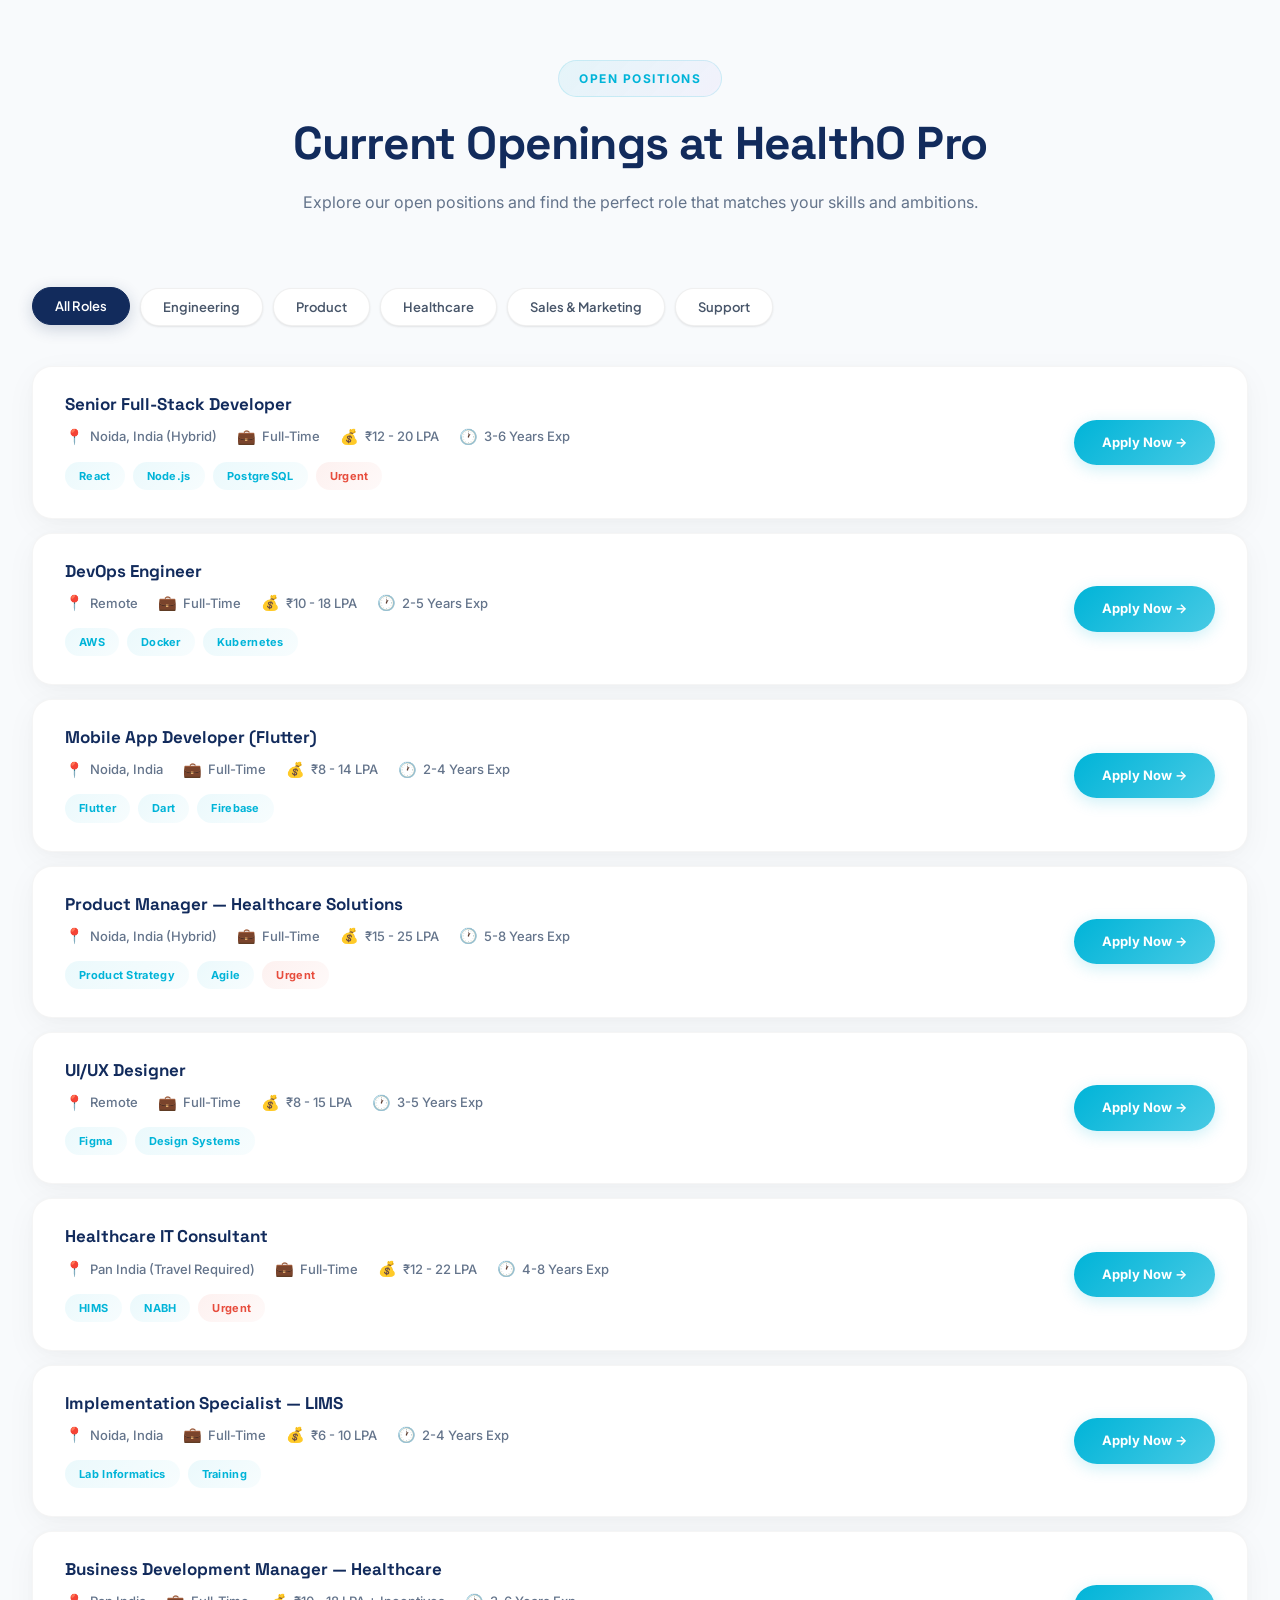
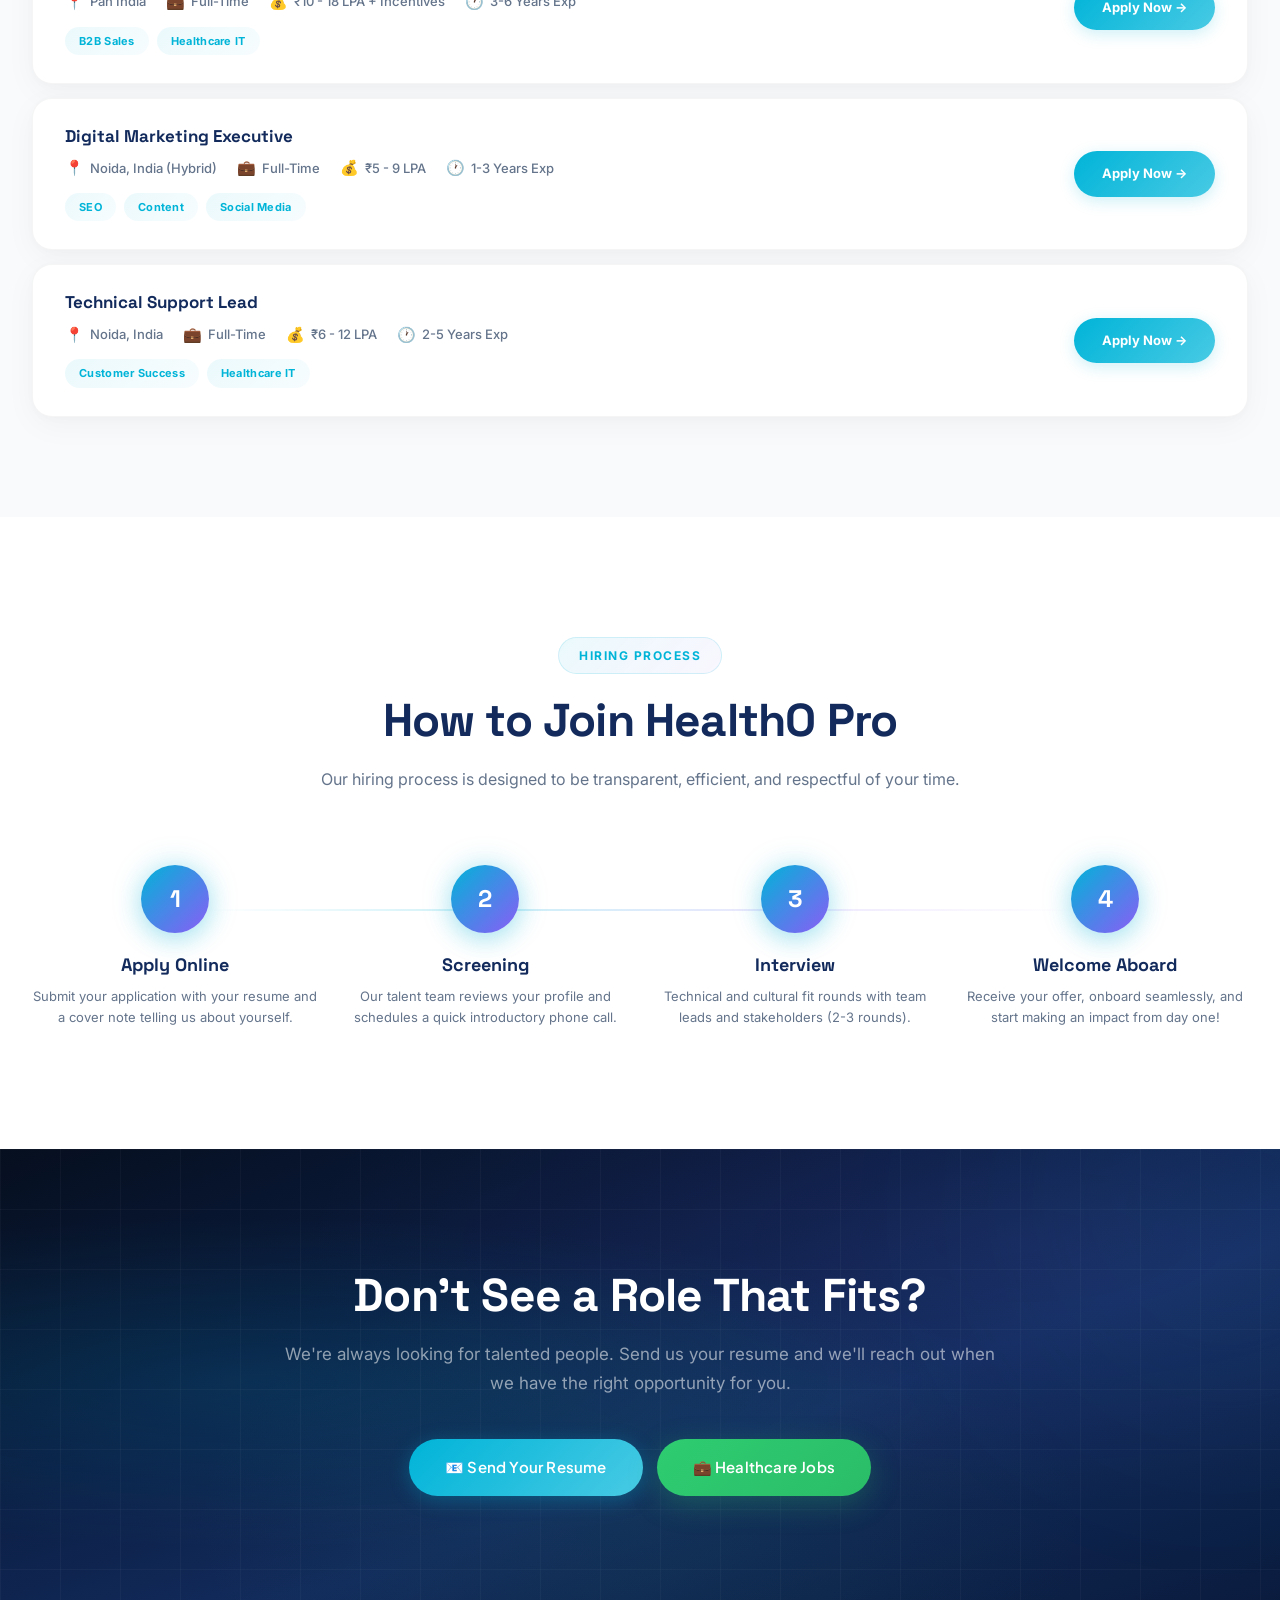
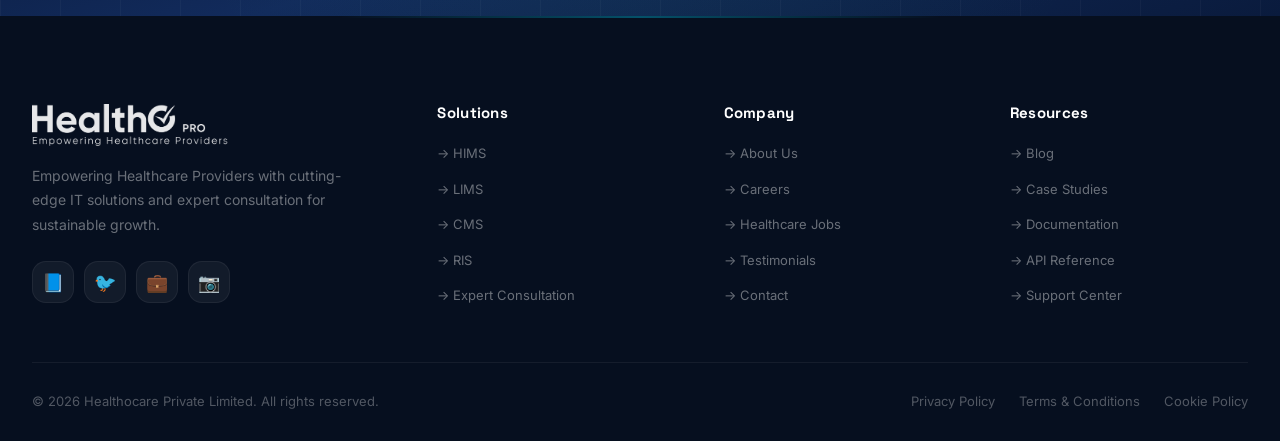
<file: careers.html>
<!DOCTYPE html>
<html lang="en">
<head>
    <meta charset="UTF-8">
    <meta name="viewport" content="width=device-width, initial-scale=1.0">
    <title>Careers at HealthO Pro — Join Our Mission to Transform Healthcare</title>
    <meta name="description" content="Explore exciting career opportunities at HealthO Pro. Join our team of healthcare IT innovators and make a difference in global healthcare delivery.">
    <link rel="stylesheet" href="styles.css">
    <link rel="icon" type="image/png" href="assets/images/favicon.png">
</head>
<body>

<!-- Preloader -->
<div class="preloader" id="preloader">
    <div class="preloader-spinner"></div>
</div>

<!-- Navigation -->
<nav class="navbar scrolled" id="navbar">
    <div class="container">
        <a href="index.html" class="nav-logo">
            <img src="assets/images/logo.png" alt="HealthO Pro">
        </a>
        <ul class="nav-menu" id="navMenu">
            <li><a href="index.html" class="nav-link">Home</a></li>
            <li><a href="index.html#solutions" class="nav-link">Solutions</a></li>
            <li><a href="index.html#services" class="nav-link">Services</a></li>
            <li><a href="careers.html" class="nav-link active">Careers</a></li>
            <li><a href="index.html#contact" class="nav-link">Contact</a></li>
            <li class="mobile-actions" style="display:none;">
                <a href="healthcare-jobs.html" class="nav-btn-jobs">💼 Healthcare Jobs</a>
                <a href="#open-positions" class="nav-btn-cta">View Openings</a>
            </li>
        </ul>
        <div class="nav-actions">
            <a href="healthcare-jobs.html" class="nav-btn-jobs">💼 Healthcare Jobs</a>
            <a href="#open-positions" class="nav-btn-cta">View Openings</a>
        </div>
        <button class="nav-toggle" id="navToggle" aria-label="Toggle navigation menu">
            <span></span>
            <span></span>
            <span></span>
        </button>
    </div>
</nav>

<!-- Page Hero -->
<section class="page-hero">
    <div class="page-hero-bg">
        <img src="assets/images/careers-hero.png" alt="Careers at HealthO Pro">
    </div>
    <div class="bg-grid"></div>
    <div class="bg-orb bg-orb-1"></div>
    <div class="bg-orb bg-orb-2"></div>
    <div class="container">
        <div class="hero-badge">
            <span class="hero-badge-dot"></span>
            We are hiring
        </div>
        <h1>Build the Future of <span class="highlight">Healthcare</span></h1>
        <p>Join HealthO Pro and be a part of a team that's transforming how healthcare is delivered across the nation. Innovation, impact, and incredible growth — all in one place.</p>
    </div>
</section>

<!-- Why Join Us -->
<section class="careers-why section">
    <div class="container">
        <div class="section-header reveal">
            <span class="section-label">Why HealthO Pro</span>
            <h2>Why Work With Us?</h2>
            <p>We believe in empowering our team just as much as we empower healthcare providers. Here's what makes HealthO Pro special.</p>
        </div>
        <div class="perks-grid">
            <div class="perk-card reveal" style="transition-delay: 0.1s">
                <div class="perk-icon">🚀</div>
                <h4>Rapid Growth</h4>
                <p>Fast-track your career in one of the most impactful industries. We invest in your continuous skill development.</p>
            </div>
            <div class="perk-card reveal" style="transition-delay: 0.2s">
                <div class="perk-icon">💡</div>
                <h4>Innovation Culture</h4>
                <p>Work with cutting-edge technologies — from cloud-native architectures to AI-driven diagnostics solutions.</p>
            </div>
            <div class="perk-card reveal" style="transition-delay: 0.3s">
                <div class="perk-icon">🏠</div>
                <h4>Flexible Work</h4>
                <p>Hybrid work model with flexible hours. We trust our team to deliver results, not log hours.</p>
            </div>
            <div class="perk-card reveal" style="transition-delay: 0.4s">
                <div class="perk-icon">🎯</div>
                <h4>Meaningful Impact</h4>
                <p>Your work directly improves healthcare delivery for millions of patients across 150+ facilities.</p>
            </div>
            <div class="perk-card reveal" style="transition-delay: 0.5s">
                <div class="perk-icon">💰</div>
                <h4>Competitive Pay</h4>
                <p>Industry-leading compensation with performance bonuses, health insurance, and equity options.</p>
            </div>
            <div class="perk-card reveal" style="transition-delay: 0.6s">
                <div class="perk-icon">📚</div>
                <h4>Learning & Development</h4>
                <p>Annual learning budget, conference sponsorships, and access to premium learning platforms.</p>
            </div>
            <div class="perk-card reveal" style="transition-delay: 0.7s">
                <div class="perk-icon">🤝</div>
                <h4>Inclusive Team</h4>
                <p>Diverse, inclusive workplace where every voice matters. We celebrate different perspectives.</p>
            </div>
            <div class="perk-card reveal" style="transition-delay: 0.8s">
                <div class="perk-icon">🎉</div>
                <h4>Fun & Balance</h4>
                <p>Regular team outings, hackathons, fitness programs, and celebrations that keep the energy high.</p>
            </div>
        </div>
    </div>
</section>

<!-- Open Positions -->
<section class="job-listings" id="open-positions">
    <div class="container">
        <div class="section-header reveal">
            <span class="section-label">Open Positions</span>
            <h2>Current Openings at HealthO Pro</h2>
            <p>Explore our open positions and find the perfect role that matches your skills and ambitions.</p>
        </div>

        <div class="jobs-filter reveal">
            <button class="filter-btn active" data-filter="all">All Roles</button>
            <button class="filter-btn" data-filter="engineering">Engineering</button>
            <button class="filter-btn" data-filter="product">Product</button>
            <button class="filter-btn" data-filter="healthcare">Healthcare</button>
            <button class="filter-btn" data-filter="sales">Sales & Marketing</button>
            <button class="filter-btn" data-filter="support">Support</button>
        </div>

        <div class="jobs-list" id="jobsList">
            <!-- Engineering -->
            <div class="job-card reveal" data-category="engineering">
                <div class="job-info">
                    <h4>Senior Full-Stack Developer</h4>
                    <div class="job-meta">
                        <span class="job-meta-item"><span class="meta-icon">📍</span> Noida, India (Hybrid)</span>
                        <span class="job-meta-item"><span class="meta-icon">💼</span> Full-Time</span>
                        <span class="job-meta-item"><span class="meta-icon">💰</span> ₹12 - 20 LPA</span>
                        <span class="job-meta-item"><span class="meta-icon">🕐</span> 3-6 Years Exp</span>
                    </div>
                    <div class="job-tags">
                        <span class="job-tag">React</span>
                        <span class="job-tag">Node.js</span>
                        <span class="job-tag">PostgreSQL</span>
                        <span class="job-tag urgent">Urgent</span>
                    </div>
                </div>
                <a href="#" class="job-apply">Apply Now →</a>
            </div>

            <div class="job-card reveal" data-category="engineering">
                <div class="job-info">
                    <h4>DevOps Engineer</h4>
                    <div class="job-meta">
                        <span class="job-meta-item"><span class="meta-icon">📍</span> Remote</span>
                        <span class="job-meta-item"><span class="meta-icon">💼</span> Full-Time</span>
                        <span class="job-meta-item"><span class="meta-icon">💰</span> ₹10 - 18 LPA</span>
                        <span class="job-meta-item"><span class="meta-icon">🕐</span> 2-5 Years Exp</span>
                    </div>
                    <div class="job-tags">
                        <span class="job-tag">AWS</span>
                        <span class="job-tag">Docker</span>
                        <span class="job-tag">Kubernetes</span>
                    </div>
                </div>
                <a href="#" class="job-apply">Apply Now →</a>
            </div>

            <div class="job-card reveal" data-category="engineering">
                <div class="job-info">
                    <h4>Mobile App Developer (Flutter)</h4>
                    <div class="job-meta">
                        <span class="job-meta-item"><span class="meta-icon">📍</span> Noida, India</span>
                        <span class="job-meta-item"><span class="meta-icon">💼</span> Full-Time</span>
                        <span class="job-meta-item"><span class="meta-icon">💰</span> ₹8 - 14 LPA</span>
                        <span class="job-meta-item"><span class="meta-icon">🕐</span> 2-4 Years Exp</span>
                    </div>
                    <div class="job-tags">
                        <span class="job-tag">Flutter</span>
                        <span class="job-tag">Dart</span>
                        <span class="job-tag">Firebase</span>
                    </div>
                </div>
                <a href="#" class="job-apply">Apply Now →</a>
            </div>

            <!-- Product -->
            <div class="job-card reveal" data-category="product">
                <div class="job-info">
                    <h4>Product Manager — Healthcare Solutions</h4>
                    <div class="job-meta">
                        <span class="job-meta-item"><span class="meta-icon">📍</span> Noida, India (Hybrid)</span>
                        <span class="job-meta-item"><span class="meta-icon">💼</span> Full-Time</span>
                        <span class="job-meta-item"><span class="meta-icon">💰</span> ₹15 - 25 LPA</span>
                        <span class="job-meta-item"><span class="meta-icon">🕐</span> 5-8 Years Exp</span>
                    </div>
                    <div class="job-tags">
                        <span class="job-tag">Product Strategy</span>
                        <span class="job-tag">Agile</span>
                        <span class="job-tag urgent">Urgent</span>
                    </div>
                </div>
                <a href="#" class="job-apply">Apply Now →</a>
            </div>

            <div class="job-card reveal" data-category="product">
                <div class="job-info">
                    <h4>UI/UX Designer</h4>
                    <div class="job-meta">
                        <span class="job-meta-item"><span class="meta-icon">📍</span> Remote</span>
                        <span class="job-meta-item"><span class="meta-icon">💼</span> Full-Time</span>
                        <span class="job-meta-item"><span class="meta-icon">💰</span> ₹8 - 15 LPA</span>
                        <span class="job-meta-item"><span class="meta-icon">🕐</span> 3-5 Years Exp</span>
                    </div>
                    <div class="job-tags">
                        <span class="job-tag">Figma</span>
                        <span class="job-tag">Design Systems</span>
                    </div>
                </div>
                <a href="#" class="job-apply">Apply Now →</a>
            </div>

            <!-- Healthcare -->
            <div class="job-card reveal" data-category="healthcare">
                <div class="job-info">
                    <h4>Healthcare IT Consultant</h4>
                    <div class="job-meta">
                        <span class="job-meta-item"><span class="meta-icon">📍</span> Pan India (Travel Required)</span>
                        <span class="job-meta-item"><span class="meta-icon">💼</span> Full-Time</span>
                        <span class="job-meta-item"><span class="meta-icon">💰</span> ₹12 - 22 LPA</span>
                        <span class="job-meta-item"><span class="meta-icon">🕐</span> 4-8 Years Exp</span>
                    </div>
                    <div class="job-tags">
                        <span class="job-tag">HIMS</span>
                        <span class="job-tag">NABH</span>
                        <span class="job-tag urgent">Urgent</span>
                    </div>
                </div>
                <a href="#" class="job-apply">Apply Now →</a>
            </div>

            <div class="job-card reveal" data-category="healthcare">
                <div class="job-info">
                    <h4>Implementation Specialist — LIMS</h4>
                    <div class="job-meta">
                        <span class="job-meta-item"><span class="meta-icon">📍</span> Noida, India</span>
                        <span class="job-meta-item"><span class="meta-icon">💼</span> Full-Time</span>
                        <span class="job-meta-item"><span class="meta-icon">💰</span> ₹6 - 10 LPA</span>
                        <span class="job-meta-item"><span class="meta-icon">🕐</span> 2-4 Years Exp</span>
                    </div>
                    <div class="job-tags">
                        <span class="job-tag">Lab Informatics</span>
                        <span class="job-tag">Training</span>
                    </div>
                </div>
                <a href="#" class="job-apply">Apply Now →</a>
            </div>

            <!-- Sales & Marketing -->
            <div class="job-card reveal" data-category="sales">
                <div class="job-info">
                    <h4>Business Development Manager — Healthcare</h4>
                    <div class="job-meta">
                        <span class="job-meta-item"><span class="meta-icon">📍</span> Pan India</span>
                        <span class="job-meta-item"><span class="meta-icon">💼</span> Full-Time</span>
                        <span class="job-meta-item"><span class="meta-icon">💰</span> ₹10 - 18 LPA + Incentives</span>
                        <span class="job-meta-item"><span class="meta-icon">🕐</span> 3-6 Years Exp</span>
                    </div>
                    <div class="job-tags">
                        <span class="job-tag">B2B Sales</span>
                        <span class="job-tag">Healthcare IT</span>
                    </div>
                </div>
                <a href="#" class="job-apply">Apply Now →</a>
            </div>

            <div class="job-card reveal" data-category="sales">
                <div class="job-info">
                    <h4>Digital Marketing Executive</h4>
                    <div class="job-meta">
                        <span class="job-meta-item"><span class="meta-icon">📍</span> Noida, India (Hybrid)</span>
                        <span class="job-meta-item"><span class="meta-icon">💼</span> Full-Time</span>
                        <span class="job-meta-item"><span class="meta-icon">💰</span> ₹5 - 9 LPA</span>
                        <span class="job-meta-item"><span class="meta-icon">🕐</span> 1-3 Years Exp</span>
                    </div>
                    <div class="job-tags">
                        <span class="job-tag">SEO</span>
                        <span class="job-tag">Content</span>
                        <span class="job-tag">Social Media</span>
                    </div>
                </div>
                <a href="#" class="job-apply">Apply Now →</a>
            </div>

            <!-- Support -->
            <div class="job-card reveal" data-category="support">
                <div class="job-info">
                    <h4>Technical Support Lead</h4>
                    <div class="job-meta">
                        <span class="job-meta-item"><span class="meta-icon">📍</span> Noida, India</span>
                        <span class="job-meta-item"><span class="meta-icon">💼</span> Full-Time</span>
                        <span class="job-meta-item"><span class="meta-icon">💰</span> ₹6 - 12 LPA</span>
                        <span class="job-meta-item"><span class="meta-icon">🕐</span> 2-5 Years Exp</span>
                    </div>
                    <div class="job-tags">
                        <span class="job-tag">Customer Success</span>
                        <span class="job-tag">Healthcare IT</span>
                    </div>
                </div>
                <a href="#" class="job-apply">Apply Now →</a>
            </div>
        </div>
    </div>
</section>

<!-- Application Process -->
<section class="section">
    <div class="container">
        <div class="section-header reveal">
            <span class="section-label">Hiring Process</span>
            <h2>How to Join HealthO Pro</h2>
            <p>Our hiring process is designed to be transparent, efficient, and respectful of your time.</p>
        </div>
        <div class="process-grid">
            <div class="process-step reveal" style="transition-delay: 0.1s">
                <div class="process-number">1</div>
                <h4>Apply Online</h4>
                <p>Submit your application with your resume and a cover note telling us about yourself.</p>
            </div>
            <div class="process-step reveal" style="transition-delay: 0.2s">
                <div class="process-number">2</div>
                <h4>Screening</h4>
                <p>Our talent team reviews your profile and schedules a quick introductory phone call.</p>
            </div>
            <div class="process-step reveal" style="transition-delay: 0.3s">
                <div class="process-number">3</div>
                <h4>Interview</h4>
                <p>Technical and cultural fit rounds with team leads and stakeholders (2-3 rounds).</p>
            </div>
            <div class="process-step reveal" style="transition-delay: 0.4s">
                <div class="process-number">4</div>
                <h4>Welcome Aboard</h4>
                <p>Receive your offer, onboard seamlessly, and start making an impact from day one!</p>
            </div>
        </div>
    </div>
</section>

<!-- CTA -->
<section class="cta-section">
    <div class="bg-grid"></div>
    <div class="cta-content reveal">
        <h2>Don't See a Role That Fits?</h2>
        <p>We're always looking for talented people. Send us your resume and we'll reach out when we have the right opportunity for you.</p>
        <div class="cta-actions">
            <a href="mailto:careers@healthopro.com" class="btn btn-primary">
                📧 Send Your Resume
            </a>
            <a href="healthcare-jobs.html" class="btn btn-green">
                💼 Healthcare Jobs
            </a>
        </div>
    </div>
</section>

<!-- Footer -->
<footer class="footer">
    <div class="container">
        <div class="footer-grid">
            <div class="footer-brand">
                <img src="assets/images/logo.png" alt="HealthO Pro">
                <p>Empowering Healthcare Providers with cutting-edge IT solutions and expert consultation for sustainable growth.</p>
                <div class="footer-social">
                    <a href="#" class="social-link" aria-label="Facebook">📘</a>
                    <a href="#" class="social-link" aria-label="Twitter">🐦</a>
                    <a href="#" class="social-link" aria-label="LinkedIn">💼</a>
                    <a href="#" class="social-link" aria-label="Instagram">📷</a>
                </div>
            </div>
            <div class="footer-links">
                <h4>Solutions</h4>
                <ul>
                    <li><a href="index.html#service-hims">→ HIMS</a></li>
                    <li><a href="index.html#service-lims">→ LIMS</a></li>
                    <li><a href="index.html#service-cms">→ CMS</a></li>
                    <li><a href="index.html#service-ris">→ RIS</a></li>
                    <li><a href="index.html#service-consult">→ Expert Consultation</a></li>
                </ul>
            </div>
            <div class="footer-links">
                <h4>Company</h4>
                <ul>
                    <li><a href="index.html#why-us">→ About Us</a></li>
                    <li><a href="careers.html">→ Careers</a></li>
                    <li><a href="healthcare-jobs.html">→ Healthcare Jobs</a></li>
                    <li><a href="index.html#testimonials">→ Testimonials</a></li>
                    <li><a href="index.html#contact">→ Contact</a></li>
                </ul>
            </div>
            <div class="footer-links">
                <h4>Resources</h4>
                <ul>
                    <li><a href="#">→ Blog</a></li>
                    <li><a href="#">→ Case Studies</a></li>
                    <li><a href="#">→ Documentation</a></li>
                    <li><a href="#">→ API Reference</a></li>
                    <li><a href="#">→ Support Center</a></li>
                </ul>
            </div>
        </div>
        <div class="footer-bottom">
            <p>© 2026 Healthocare Private Limited. All rights reserved.</p>
            <div class="footer-bottom-links">
                <a href="privacy-policy.html">Privacy Policy</a>
                <a href="terms-conditions.html">Terms & Conditions</a>
                <a href="#">Cookie Policy</a>
            </div>
        </div>
    </div>
</footer>

<script src="script.js"></script>

<!-- CCX Live Chat Widget -->
<script src="https://healthoteam.healtho.pro/modules/chat/assets/js/chat-widget.js?v=1776333965" data-chat-url="https://healthoteam.healtho.pro/modules/chat/assets/widget_config.php" async></script>
</body>
</html>
</file>
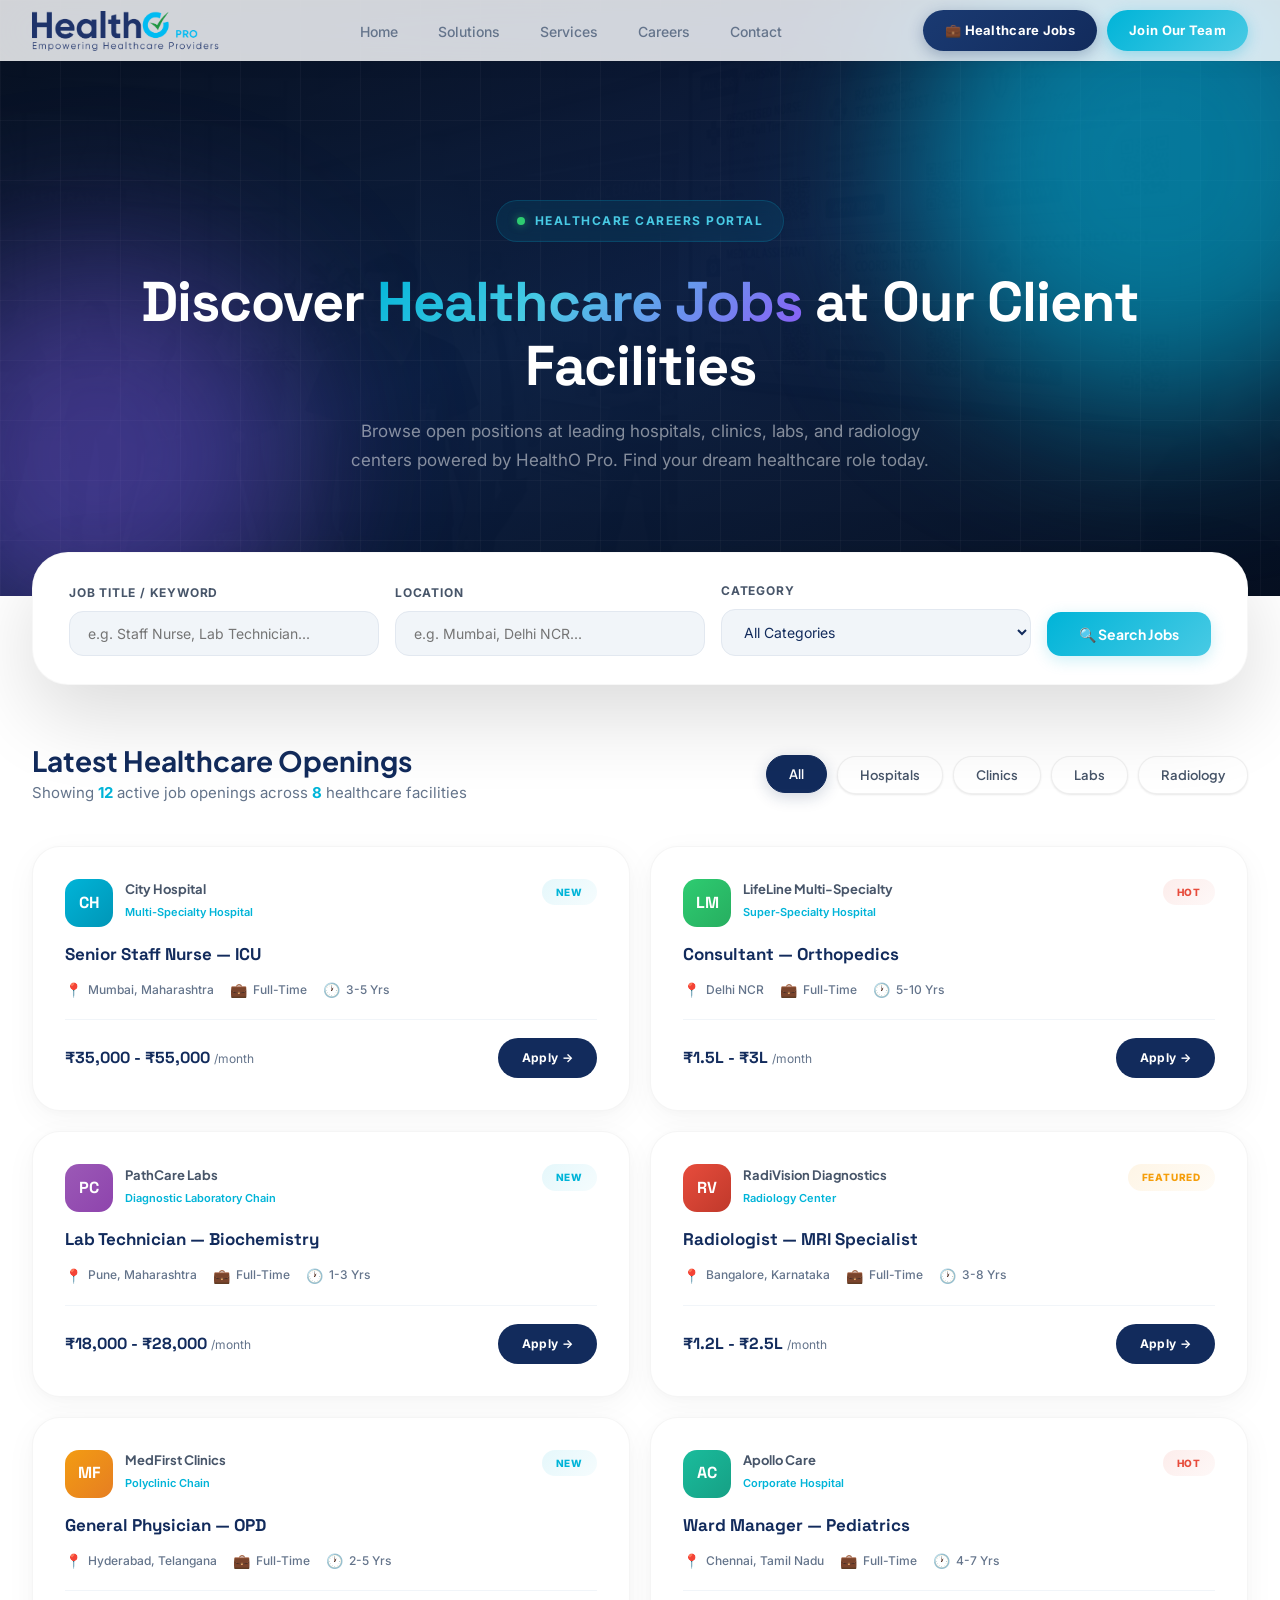
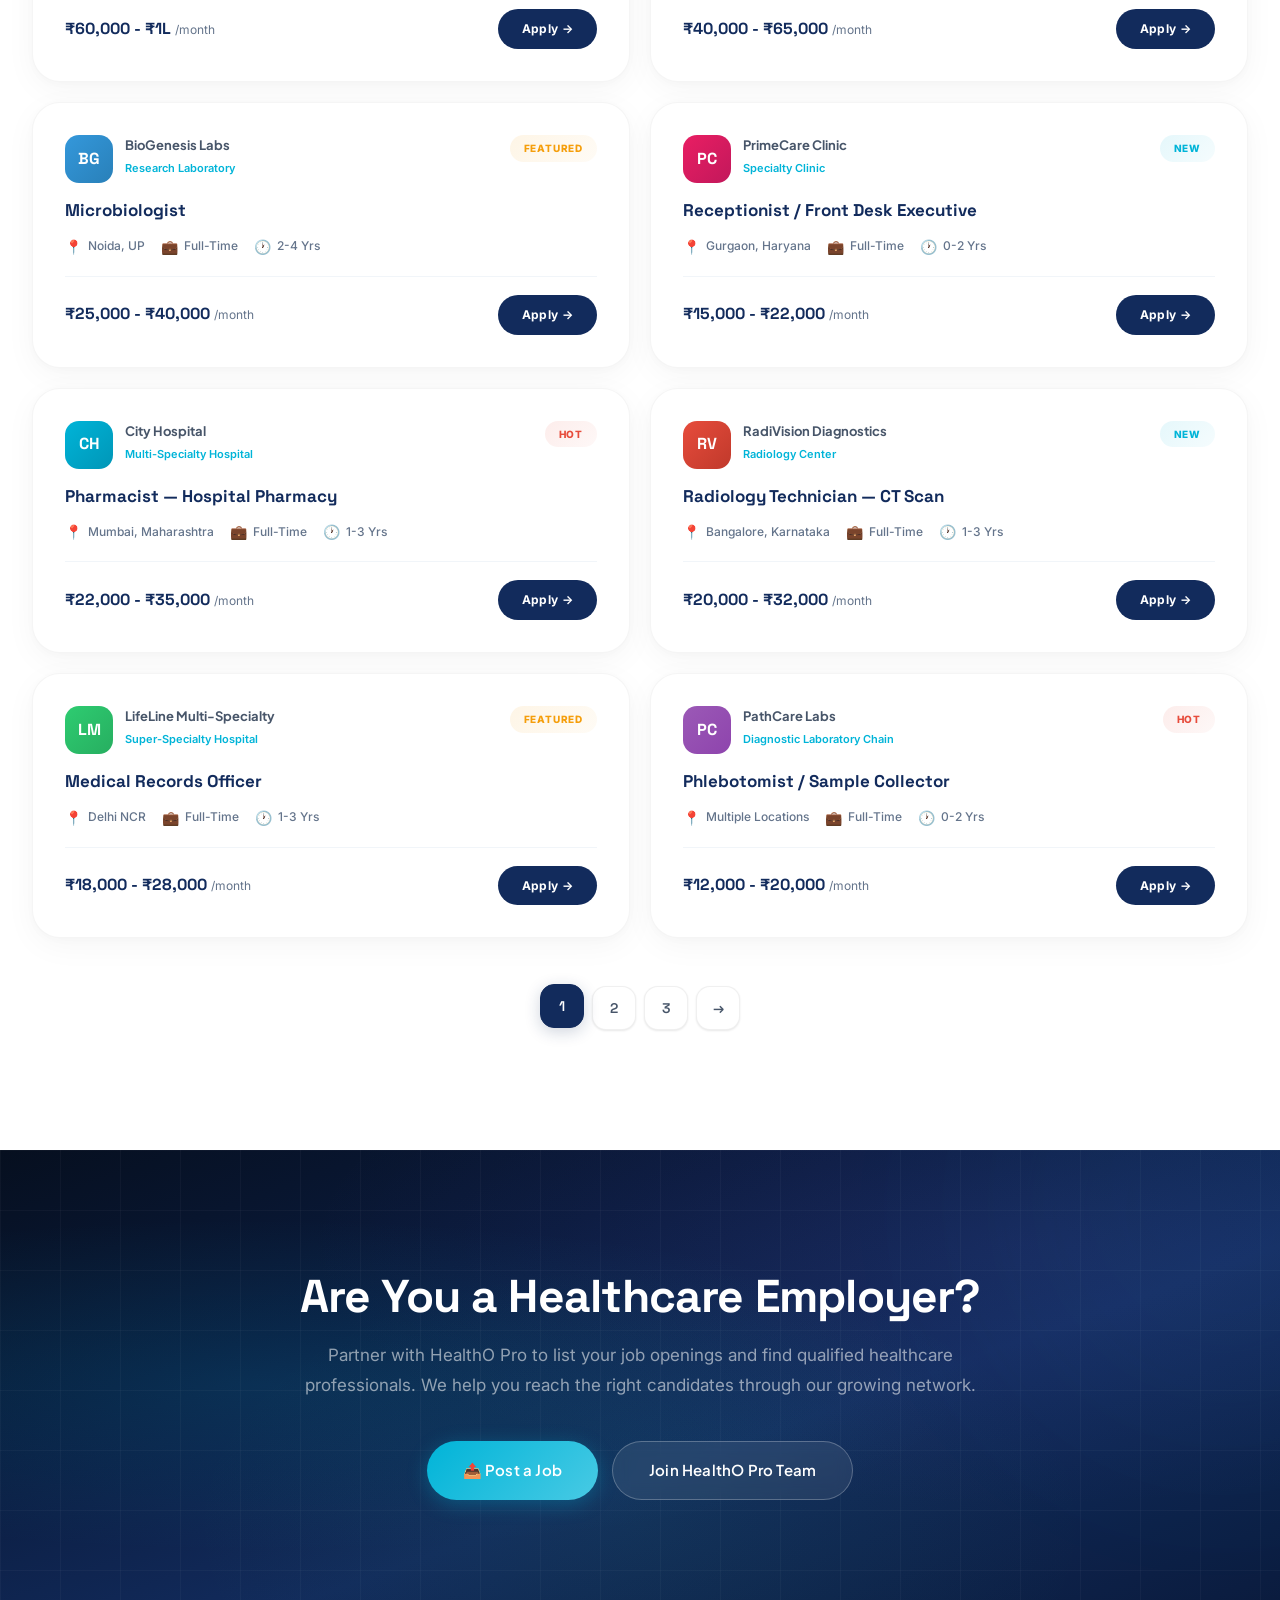
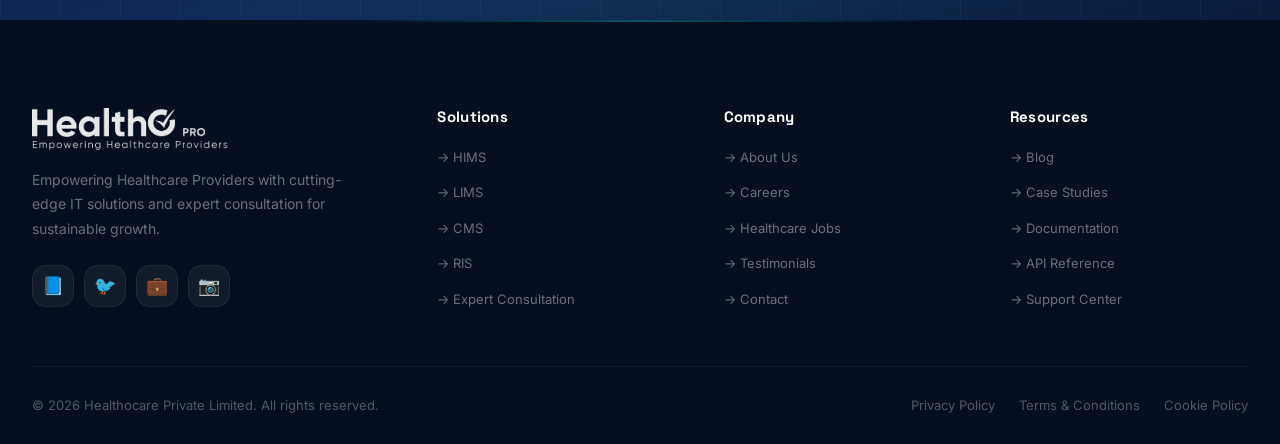
<file: healthcare-jobs.html>
<!DOCTYPE html>
<html lang="en">
<head>
    <meta charset="UTF-8">
    <meta name="viewport" content="width=device-width, initial-scale=1.0">
    <title>Healthcare Jobs — Job Openings at Our Healthcare Clients | HealthO Pro</title>
    <meta name="description" content="Browse healthcare job openings at HealthO Pro's client hospitals, clinics, labs, and radiology centers. Find your next opportunity in healthcare.">
    <link rel="stylesheet" href="styles.css">
    <link rel="icon" type="image/png" href="assets/images/favicon.png">
</head>
<body>

<!-- Preloader -->
<div class="preloader" id="preloader">
    <div class="preloader-spinner"></div>
</div>

<!-- Navigation -->
<nav class="navbar scrolled" id="navbar">
    <div class="container">
        <a href="index.html" class="nav-logo">
            <img src="assets/images/logo.png" alt="HealthO Pro">
        </a>
        <ul class="nav-menu" id="navMenu">
            <li><a href="index.html" class="nav-link">Home</a></li>
            <li><a href="index.html#solutions" class="nav-link">Solutions</a></li>
            <li><a href="index.html#services" class="nav-link">Services</a></li>
            <li><a href="careers.html" class="nav-link">Careers</a></li>
            <li><a href="index.html#contact" class="nav-link">Contact</a></li>
            <li class="mobile-actions" style="display:none;">
                <a href="healthcare-jobs.html" class="nav-btn-jobs">💼 Healthcare Jobs</a>
                <a href="careers.html" class="nav-btn-cta">Join Our Team</a>
            </li>
        </ul>
        <div class="nav-actions">
            <a href="healthcare-jobs.html" class="nav-btn-jobs active" style="background: linear-gradient(135deg, #1A3A72 0%, #122B5C 100%); box-shadow: 0 4px 15px rgba(18,43,92,0.3);">💼 Healthcare Jobs</a>
            <a href="careers.html" class="nav-btn-cta">Join Our Team</a>
        </div>
        <button class="nav-toggle" id="navToggle" aria-label="Toggle navigation menu">
            <span></span>
            <span></span>
            <span></span>
        </button>
    </div>
</nav>

<!-- Page Hero -->
<section class="page-hero">
    <div class="page-hero-bg">
        <img src="assets/images/jobs-hero.png" alt="Healthcare Jobs">
    </div>
    <div class="bg-grid"></div>
    <div class="bg-orb bg-orb-1"></div>
    <div class="bg-orb bg-orb-2"></div>
    <div class="container">
        <div class="hero-badge">
            <span class="hero-badge-dot"></span>
            Healthcare Careers Portal
        </div>
        <h1>Discover <span class="highlight">Healthcare Jobs</span> at Our Client Facilities</h1>
        <p>Browse open positions at leading hospitals, clinics, labs, and radiology centers powered by HealthO Pro. Find your dream healthcare role today.</p>
    </div>
</section>

<!-- Search Bar -->
<section class="search-bar-section">
    <div class="container">
        <div class="search-bar reveal">
            <div class="search-field">
                <label for="searchKeyword">Job Title / Keyword</label>
                <input type="text" id="searchKeyword" placeholder="e.g. Staff Nurse, Lab Technician...">
            </div>
            <div class="search-field">
                <label for="searchLocation">Location</label>
                <input type="text" id="searchLocation" placeholder="e.g. Mumbai, Delhi NCR...">
            </div>
            <div class="search-field">
                <label for="searchCategory">Category</label>
                <select id="searchCategory">
                    <option value="">All Categories</option>
                    <option value="nursing">Nursing</option>
                    <option value="doctor">Doctors / Physicians</option>
                    <option value="lab">Laboratory</option>
                    <option value="radiology">Radiology</option>
                    <option value="pharmacy">Pharmacy</option>
                    <option value="admin">Administration</option>
                    <option value="support">Support Staff</option>
                </select>
            </div>
            <button class="search-btn" id="searchBtn">
                🔍 Search Jobs
            </button>
        </div>
    </div>
</section>

<!-- Job Stats -->
<section class="section" style="padding-top: 0;">
    <div class="container">
        <div style="display: flex; align-items: center; justify-content: space-between; margin-bottom: 40px; flex-wrap: wrap; gap: 16px;">
            <div>
                <h2 style="font-size: 28px; margin-bottom: 4px;">Latest Healthcare Openings</h2>
                <p style="color: var(--gray-400); font-size: 15px;">Showing <strong style="color: var(--cyan);" id="jobCount">12</strong> active job openings across <strong style="color: var(--cyan);">8</strong> healthcare facilities</p>
            </div>
            <div class="jobs-filter" style="margin-bottom: 0;">
                <button class="filter-btn active" data-filter="all">All</button>
                <button class="filter-btn" data-filter="hospital">Hospitals</button>
                <button class="filter-btn" data-filter="clinic">Clinics</button>
                <button class="filter-btn" data-filter="lab">Labs</button>
                <button class="filter-btn" data-filter="radiology">Radiology</button>
            </div>
        </div>

        <div class="healthcare-jobs-grid" id="hcJobsGrid">
            <!-- Job 1 -->
            <div class="hc-job-card reveal" data-category="hospital">
                <div class="hc-job-header">
                    <div class="hc-job-company">
                        <div class="hc-company-logo" style="background: linear-gradient(135deg, #00B4D8, #0096B7);">CH</div>
                        <div class="hc-company-info">
                            <h5>City Hospital</h5>
                            <span class="company-type">Multi-Specialty Hospital</span>
                        </div>
                    </div>
                    <span class="hc-job-badge new">New</span>
                </div>
                <h4>Senior Staff Nurse — ICU</h4>
                <div class="hc-job-details">
                    <span class="hc-job-detail"><span class="detail-icon">📍</span> Mumbai, Maharashtra</span>
                    <span class="hc-job-detail"><span class="detail-icon">💼</span> Full-Time</span>
                    <span class="hc-job-detail"><span class="detail-icon">🕐</span> 3-5 Yrs</span>
                </div>
                <div class="hc-job-footer">
                    <div class="hc-job-salary">₹35,000 - ₹55,000 <span>/month</span></div>
                    <a href="#" class="hc-apply-btn">Apply →</a>
                </div>
            </div>

            <!-- Job 2 -->
            <div class="hc-job-card reveal" data-category="hospital">
                <div class="hc-job-header">
                    <div class="hc-job-company">
                        <div class="hc-company-logo" style="background: linear-gradient(135deg, #2ECC71, #27AE60);">LM</div>
                        <div class="hc-company-info">
                            <h5>LifeLine Multi-Specialty</h5>
                            <span class="company-type">Super-Specialty Hospital</span>
                        </div>
                    </div>
                    <span class="hc-job-badge hot">Hot</span>
                </div>
                <h4>Consultant — Orthopedics</h4>
                <div class="hc-job-details">
                    <span class="hc-job-detail"><span class="detail-icon">📍</span> Delhi NCR</span>
                    <span class="hc-job-detail"><span class="detail-icon">💼</span> Full-Time</span>
                    <span class="hc-job-detail"><span class="detail-icon">🕐</span> 5-10 Yrs</span>
                </div>
                <div class="hc-job-footer">
                    <div class="hc-job-salary">₹1.5L - ₹3L <span>/month</span></div>
                    <a href="#" class="hc-apply-btn">Apply →</a>
                </div>
            </div>

            <!-- Job 3 -->
            <div class="hc-job-card reveal" data-category="lab">
                <div class="hc-job-header">
                    <div class="hc-job-company">
                        <div class="hc-company-logo" style="background: linear-gradient(135deg, #9B59B6, #8E44AD);">PC</div>
                        <div class="hc-company-info">
                            <h5>PathCare Labs</h5>
                            <span class="company-type">Diagnostic Laboratory Chain</span>
                        </div>
                    </div>
                    <span class="hc-job-badge new">New</span>
                </div>
                <h4>Lab Technician — Biochemistry</h4>
                <div class="hc-job-details">
                    <span class="hc-job-detail"><span class="detail-icon">📍</span> Pune, Maharashtra</span>
                    <span class="hc-job-detail"><span class="detail-icon">💼</span> Full-Time</span>
                    <span class="hc-job-detail"><span class="detail-icon">🕐</span> 1-3 Yrs</span>
                </div>
                <div class="hc-job-footer">
                    <div class="hc-job-salary">₹18,000 - ₹28,000 <span>/month</span></div>
                    <a href="#" class="hc-apply-btn">Apply →</a>
                </div>
            </div>

            <!-- Job 4 -->
            <div class="hc-job-card reveal" data-category="radiology">
                <div class="hc-job-header">
                    <div class="hc-job-company">
                        <div class="hc-company-logo" style="background: linear-gradient(135deg, #E74C3C, #C0392B);">RV</div>
                        <div class="hc-company-info">
                            <h5>RadiVision Diagnostics</h5>
                            <span class="company-type">Radiology Center</span>
                        </div>
                    </div>
                    <span class="hc-job-badge featured">Featured</span>
                </div>
                <h4>Radiologist — MRI Specialist</h4>
                <div class="hc-job-details">
                    <span class="hc-job-detail"><span class="detail-icon">📍</span> Bangalore, Karnataka</span>
                    <span class="hc-job-detail"><span class="detail-icon">💼</span> Full-Time</span>
                    <span class="hc-job-detail"><span class="detail-icon">🕐</span> 3-8 Yrs</span>
                </div>
                <div class="hc-job-footer">
                    <div class="hc-job-salary">₹1.2L - ₹2.5L <span>/month</span></div>
                    <a href="#" class="hc-apply-btn">Apply →</a>
                </div>
            </div>

            <!-- Job 5 -->
            <div class="hc-job-card reveal" data-category="clinic">
                <div class="hc-job-header">
                    <div class="hc-job-company">
                        <div class="hc-company-logo" style="background: linear-gradient(135deg, #F39C12, #E67E22);">MF</div>
                        <div class="hc-company-info">
                            <h5>MedFirst Clinics</h5>
                            <span class="company-type">Polyclinic Chain</span>
                        </div>
                    </div>
                    <span class="hc-job-badge new">New</span>
                </div>
                <h4>General Physician — OPD</h4>
                <div class="hc-job-details">
                    <span class="hc-job-detail"><span class="detail-icon">📍</span> Hyderabad, Telangana</span>
                    <span class="hc-job-detail"><span class="detail-icon">💼</span> Full-Time</span>
                    <span class="hc-job-detail"><span class="detail-icon">🕐</span> 2-5 Yrs</span>
                </div>
                <div class="hc-job-footer">
                    <div class="hc-job-salary">₹60,000 - ₹1L <span>/month</span></div>
                    <a href="#" class="hc-apply-btn">Apply →</a>
                </div>
            </div>

            <!-- Job 6 -->
            <div class="hc-job-card reveal" data-category="hospital">
                <div class="hc-job-header">
                    <div class="hc-job-company">
                        <div class="hc-company-logo" style="background: linear-gradient(135deg, #1ABC9C, #16A085);">AC</div>
                        <div class="hc-company-info">
                            <h5>Apollo Care</h5>
                            <span class="company-type">Corporate Hospital</span>
                        </div>
                    </div>
                    <span class="hc-job-badge hot">Hot</span>
                </div>
                <h4>Ward Manager — Pediatrics</h4>
                <div class="hc-job-details">
                    <span class="hc-job-detail"><span class="detail-icon">📍</span> Chennai, Tamil Nadu</span>
                    <span class="hc-job-detail"><span class="detail-icon">💼</span> Full-Time</span>
                    <span class="hc-job-detail"><span class="detail-icon">🕐</span> 4-7 Yrs</span>
                </div>
                <div class="hc-job-footer">
                    <div class="hc-job-salary">₹40,000 - ₹65,000 <span>/month</span></div>
                    <a href="#" class="hc-apply-btn">Apply →</a>
                </div>
            </div>

            <!-- Job 7 -->
            <div class="hc-job-card reveal" data-category="lab">
                <div class="hc-job-header">
                    <div class="hc-job-company">
                        <div class="hc-company-logo" style="background: linear-gradient(135deg, #3498DB, #2980B9);">BG</div>
                        <div class="hc-company-info">
                            <h5>BioGenesis Labs</h5>
                            <span class="company-type">Research Laboratory</span>
                        </div>
                    </div>
                    <span class="hc-job-badge featured">Featured</span>
                </div>
                <h4>Microbiologist</h4>
                <div class="hc-job-details">
                    <span class="hc-job-detail"><span class="detail-icon">📍</span> Noida, UP</span>
                    <span class="hc-job-detail"><span class="detail-icon">💼</span> Full-Time</span>
                    <span class="hc-job-detail"><span class="detail-icon">🕐</span> 2-4 Yrs</span>
                </div>
                <div class="hc-job-footer">
                    <div class="hc-job-salary">₹25,000 - ₹40,000 <span>/month</span></div>
                    <a href="#" class="hc-apply-btn">Apply →</a>
                </div>
            </div>

            <!-- Job 8 -->
            <div class="hc-job-card reveal" data-category="clinic">
                <div class="hc-job-header">
                    <div class="hc-job-company">
                        <div class="hc-company-logo" style="background: linear-gradient(135deg, #E91E63, #C2185B);">PC</div>
                        <div class="hc-company-info">
                            <h5>PrimeCare Clinic</h5>
                            <span class="company-type">Specialty Clinic</span>
                        </div>
                    </div>
                    <span class="hc-job-badge new">New</span>
                </div>
                <h4>Receptionist / Front Desk Executive</h4>
                <div class="hc-job-details">
                    <span class="hc-job-detail"><span class="detail-icon">📍</span> Gurgaon, Haryana</span>
                    <span class="hc-job-detail"><span class="detail-icon">💼</span> Full-Time</span>
                    <span class="hc-job-detail"><span class="detail-icon">🕐</span> 0-2 Yrs</span>
                </div>
                <div class="hc-job-footer">
                    <div class="hc-job-salary">₹15,000 - ₹22,000 <span>/month</span></div>
                    <a href="#" class="hc-apply-btn">Apply →</a>
                </div>
            </div>

            <!-- Job 9 -->
            <div class="hc-job-card reveal" data-category="hospital">
                <div class="hc-job-header">
                    <div class="hc-job-company">
                        <div class="hc-company-logo" style="background: linear-gradient(135deg, #00B4D8, #0096B7);">CH</div>
                        <div class="hc-company-info">
                            <h5>City Hospital</h5>
                            <span class="company-type">Multi-Specialty Hospital</span>
                        </div>
                    </div>
                    <span class="hc-job-badge hot">Hot</span>
                </div>
                <h4>Pharmacist — Hospital Pharmacy</h4>
                <div class="hc-job-details">
                    <span class="hc-job-detail"><span class="detail-icon">📍</span> Mumbai, Maharashtra</span>
                    <span class="hc-job-detail"><span class="detail-icon">💼</span> Full-Time</span>
                    <span class="hc-job-detail"><span class="detail-icon">🕐</span> 1-3 Yrs</span>
                </div>
                <div class="hc-job-footer">
                    <div class="hc-job-salary">₹22,000 - ₹35,000 <span>/month</span></div>
                    <a href="#" class="hc-apply-btn">Apply →</a>
                </div>
            </div>

            <!-- Job 10 -->
            <div class="hc-job-card reveal" data-category="radiology">
                <div class="hc-job-header">
                    <div class="hc-job-company">
                        <div class="hc-company-logo" style="background: linear-gradient(135deg, #E74C3C, #C0392B);">RV</div>
                        <div class="hc-company-info">
                            <h5>RadiVision Diagnostics</h5>
                            <span class="company-type">Radiology Center</span>
                        </div>
                    </div>
                    <span class="hc-job-badge new">New</span>
                </div>
                <h4>Radiology Technician — CT Scan</h4>
                <div class="hc-job-details">
                    <span class="hc-job-detail"><span class="detail-icon">📍</span> Bangalore, Karnataka</span>
                    <span class="hc-job-detail"><span class="detail-icon">💼</span> Full-Time</span>
                    <span class="hc-job-detail"><span class="detail-icon">🕐</span> 1-3 Yrs</span>
                </div>
                <div class="hc-job-footer">
                    <div class="hc-job-salary">₹20,000 - ₹32,000 <span>/month</span></div>
                    <a href="#" class="hc-apply-btn">Apply →</a>
                </div>
            </div>

            <!-- Job 11 -->
            <div class="hc-job-card reveal" data-category="hospital">
                <div class="hc-job-header">
                    <div class="hc-job-company">
                        <div class="hc-company-logo" style="background: linear-gradient(135deg, #2ECC71, #27AE60);">LM</div>
                        <div class="hc-company-info">
                            <h5>LifeLine Multi-Specialty</h5>
                            <span class="company-type">Super-Specialty Hospital</span>
                        </div>
                    </div>
                    <span class="hc-job-badge featured">Featured</span>
                </div>
                <h4>Medical Records Officer</h4>
                <div class="hc-job-details">
                    <span class="hc-job-detail"><span class="detail-icon">📍</span> Delhi NCR</span>
                    <span class="hc-job-detail"><span class="detail-icon">💼</span> Full-Time</span>
                    <span class="hc-job-detail"><span class="detail-icon">🕐</span> 1-3 Yrs</span>
                </div>
                <div class="hc-job-footer">
                    <div class="hc-job-salary">₹18,000 - ₹28,000 <span>/month</span></div>
                    <a href="#" class="hc-apply-btn">Apply →</a>
                </div>
            </div>

            <!-- Job 12 -->
            <div class="hc-job-card reveal" data-category="lab">
                <div class="hc-job-header">
                    <div class="hc-job-company">
                        <div class="hc-company-logo" style="background: linear-gradient(135deg, #9B59B6, #8E44AD);">PC</div>
                        <div class="hc-company-info">
                            <h5>PathCare Labs</h5>
                            <span class="company-type">Diagnostic Laboratory Chain</span>
                        </div>
                    </div>
                    <span class="hc-job-badge hot">Hot</span>
                </div>
                <h4>Phlebotomist / Sample Collector</h4>
                <div class="hc-job-details">
                    <span class="hc-job-detail"><span class="detail-icon">📍</span> Multiple Locations</span>
                    <span class="hc-job-detail"><span class="detail-icon">💼</span> Full-Time</span>
                    <span class="hc-job-detail"><span class="detail-icon">🕐</span> 0-2 Yrs</span>
                </div>
                <div class="hc-job-footer">
                    <div class="hc-job-salary">₹12,000 - ₹20,000 <span>/month</span></div>
                    <a href="#" class="hc-apply-btn">Apply →</a>
                </div>
            </div>
        </div>

        <!-- Pagination -->
        <div class="pagination">
            <button class="page-btn active">1</button>
            <button class="page-btn">2</button>
            <button class="page-btn">3</button>
            <button class="page-btn">→</button>
        </div>
    </div>
</section>

<!-- For Employers CTA -->
<section class="cta-section">
    <div class="bg-grid"></div>
    <div class="cta-content reveal">
        <h2>Are You a Healthcare Employer?</h2>
        <p>Partner with HealthO Pro to list your job openings and find qualified healthcare professionals. We help you reach the right candidates through our growing network.</p>
        <div class="cta-actions">
            <a href="index.html#contact" class="btn btn-primary">
                📤 Post a Job
            </a>
            <a href="careers.html" class="btn btn-outline">
                Join HealthO Pro Team
            </a>
        </div>
    </div>
</section>

<!-- Footer -->
<footer class="footer">
    <div class="container">
        <div class="footer-grid">
            <div class="footer-brand">
                <img src="assets/images/logo.png" alt="HealthO Pro">
                <p>Empowering Healthcare Providers with cutting-edge IT solutions and expert consultation for sustainable growth.</p>
                <div class="footer-social">
                    <a href="#" class="social-link" aria-label="Facebook">📘</a>
                    <a href="#" class="social-link" aria-label="Twitter">🐦</a>
                    <a href="#" class="social-link" aria-label="LinkedIn">💼</a>
                    <a href="#" class="social-link" aria-label="Instagram">📷</a>
                </div>
            </div>
            <div class="footer-links">
                <h4>Solutions</h4>
                <ul>
                    <li><a href="index.html#service-hims">→ HIMS</a></li>
                    <li><a href="index.html#service-lims">→ LIMS</a></li>
                    <li><a href="index.html#service-cms">→ CMS</a></li>
                    <li><a href="index.html#service-ris">→ RIS</a></li>
                    <li><a href="index.html#service-consult">→ Expert Consultation</a></li>
                </ul>
            </div>
            <div class="footer-links">
                <h4>Company</h4>
                <ul>
                    <li><a href="index.html#why-us">→ About Us</a></li>
                    <li><a href="careers.html">→ Careers</a></li>
                    <li><a href="healthcare-jobs.html">→ Healthcare Jobs</a></li>
                    <li><a href="index.html#testimonials">→ Testimonials</a></li>
                    <li><a href="index.html#contact">→ Contact</a></li>
                </ul>
            </div>
            <div class="footer-links">
                <h4>Resources</h4>
                <ul>
                    <li><a href="#">→ Blog</a></li>
                    <li><a href="#">→ Case Studies</a></li>
                    <li><a href="#">→ Documentation</a></li>
                    <li><a href="#">→ API Reference</a></li>
                    <li><a href="#">→ Support Center</a></li>
                </ul>
            </div>
        </div>
        <div class="footer-bottom">
            <p>© 2026 Healthocare Private Limited. All rights reserved.</p>
            <div class="footer-bottom-links">
                <a href="privacy-policy.html">Privacy Policy</a>
                <a href="terms-conditions.html">Terms & Conditions</a>
                <a href="#">Cookie Policy</a>
            </div>
        </div>
    </div>
</footer>

<script src="script.js"></script>

<!-- CCX Live Chat Widget -->
<script src="https://healthoteam.healtho.pro/modules/chat/assets/js/chat-widget.js?v=1776333965" data-chat-url="https://healthoteam.healtho.pro/modules/chat/assets/widget_config.php" async></script>
</body>
</html>
</file>
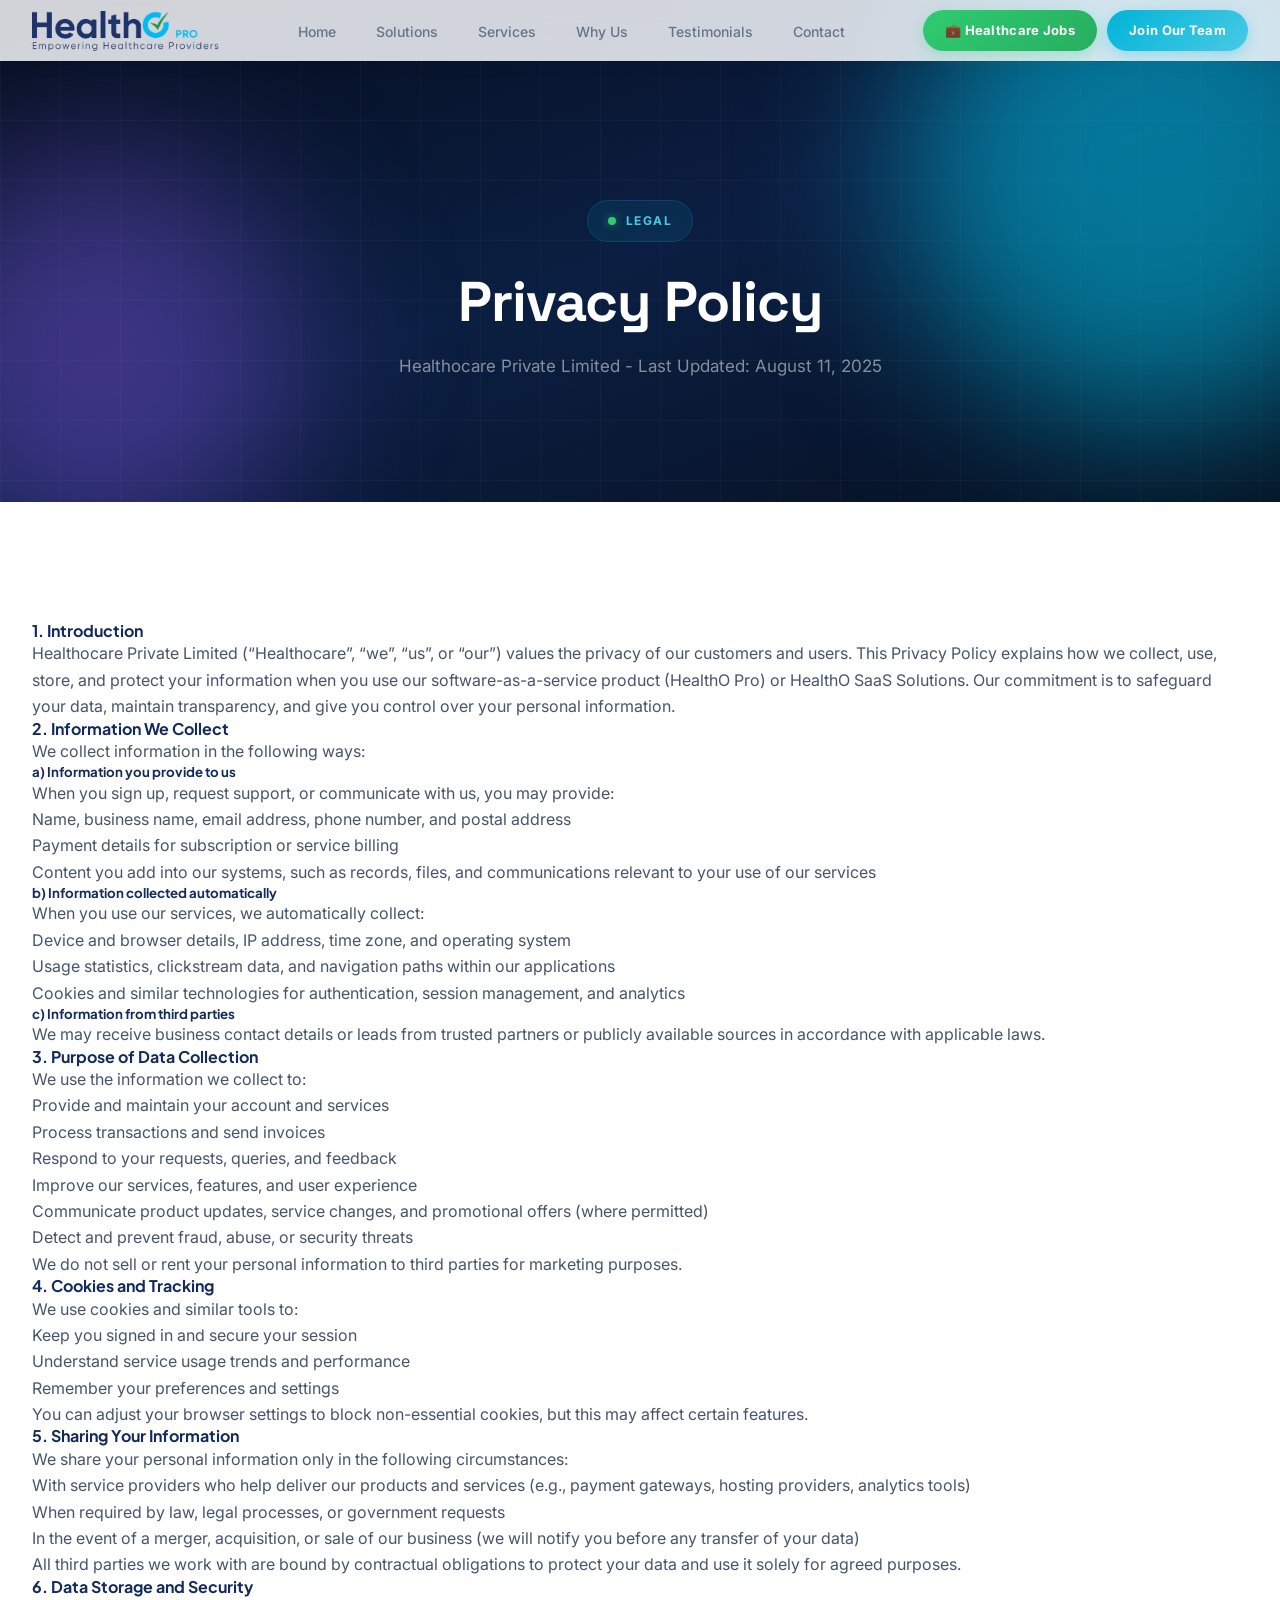
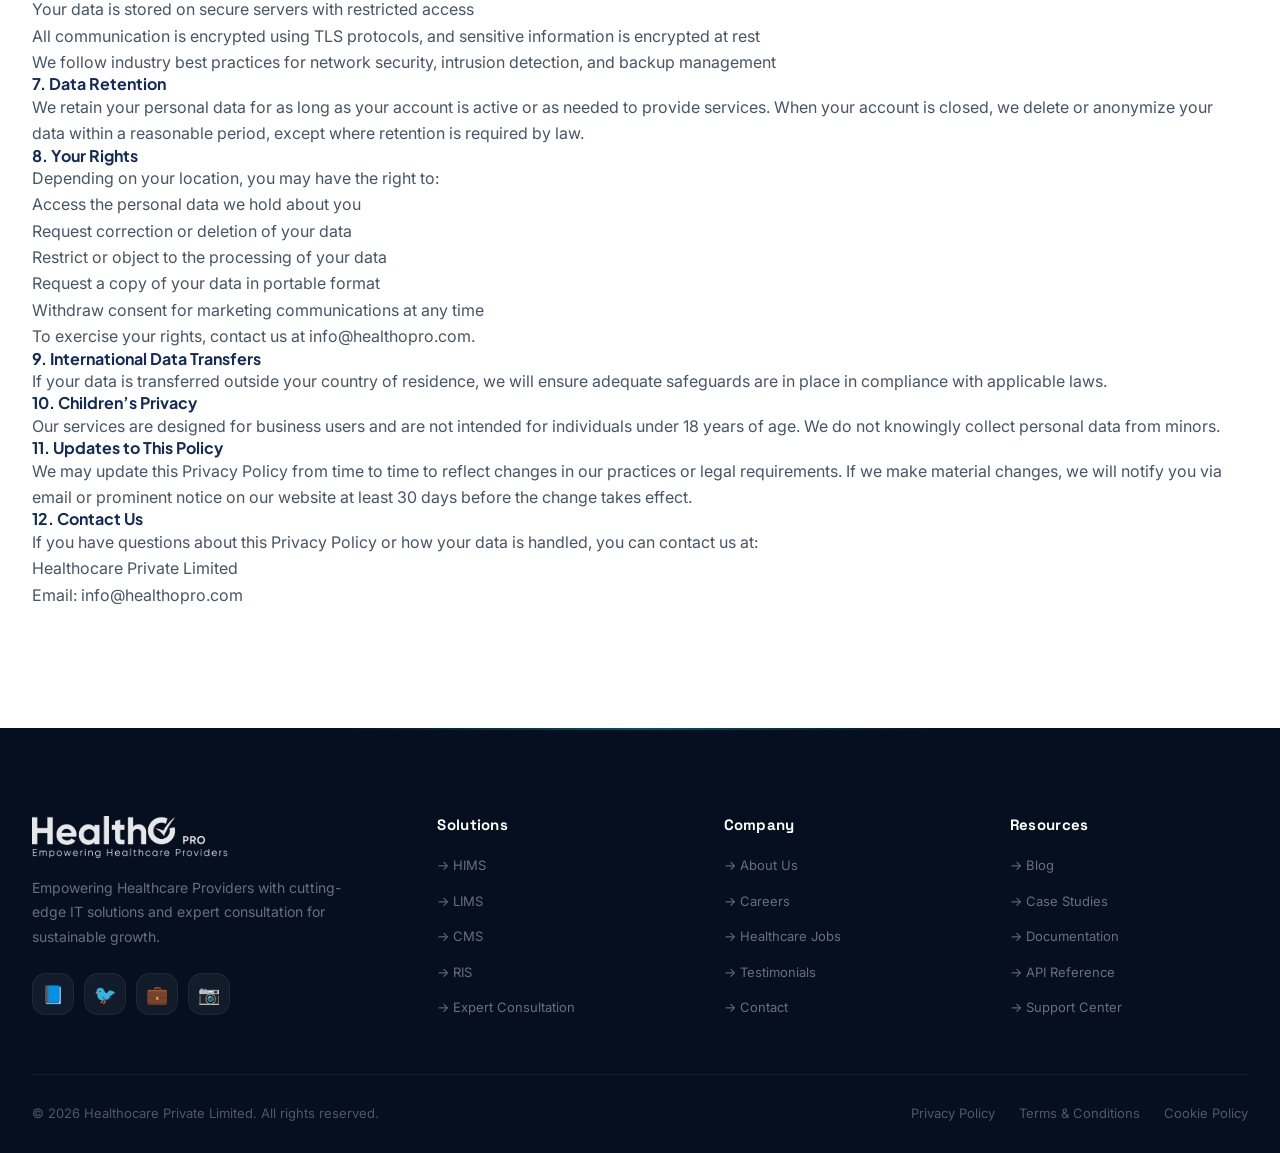
<file: privacy-policy.html>
<!DOCTYPE html>
<html lang="en">
<head>
    <meta charset="UTF-8">
    <meta name="viewport" content="width=device-width, initial-scale=1.0">
    <title>Privacy Policy | HealthO Pro</title>
    <meta name="description" content="HealthO Pro provides cutting-edge healthcare IT solutions including HIMS, LIMS, CMS, RIS and Expert Consultation to accelerate Hospital, Clinic & Lab growth.">
    <meta name="keywords" content="HIMS, LIMS, CMS, RIS, Healthcare IT, Hospital Management, Lab Management, Clinic Management">
    <meta name="theme-color" content="#122B5C">
    <link rel="stylesheet" href="styles.css">
    <link rel="icon" type="image/png" href="assets/images/favicon.png">
</head>
<body>

<!-- Preloader -->
<div class="preloader" id="preloader">
    <div class="preloader-spinner"></div>
</div>

<!-- Navigation -->
<nav class="navbar scrolled" id="navbar">
    <div class="container">
        <a href="index.html" class="nav-logo">
            <img src="assets/images/logo.png" alt="HealthO Pro">
        </a>
        <ul class="nav-menu" id="navMenu">
            <li><a href="index.html" class="nav-link">Home</a></li>
            <li><a href="index.html#solutions" class="nav-link">Solutions</a></li>
            <li><a href="index.html#services" class="nav-link">Services</a></li>
            <li><a href="index.html#why-us" class="nav-link">Why Us</a></li>
            <li><a href="index.html#testimonials" class="nav-link">Testimonials</a></li>
            <li><a href="index.html#contact" class="nav-link">Contact</a></li>
            <li class="mobile-actions" style="display:none;">
                <a href="healthcare-jobs.html" class="nav-btn-jobs">💼 Healthcare Jobs</a>
                <a href="careers.html" class="nav-btn-cta">Join Our Team</a>
            </li>
        </ul>
        <div class="nav-actions">
            <a href="healthcare-jobs.html" class="nav-btn-jobs" id="navJobsBtn">💼 Healthcare Jobs</a>
            <a href="careers.html" class="nav-btn-cta">Join Our Team</a>
        </div>
        <button class="nav-toggle" id="navToggle" aria-label="Toggle navigation menu">
            <span></span>
            <span></span>
            <span></span>
        </button>
    </div>
</nav>
<!-- Page Hero --><section class="page-hero"><div class="page-hero-bg"></div><div class="bg-grid"></div><div class="bg-orb bg-orb-1"></div><div class="bg-orb bg-orb-2"></div><div class="container"><div class="hero-badge"><span class="hero-badge-dot"></span>Legal</div><h1>Privacy Policy</h1><p>Healthocare Private Limited - Last Updated: August 11, 2025</p></div></section>
<section class="section">
    <div class="container">
<div class="legal-content">
<h4>1. Introduction</h4>
<p>Healthocare Private Limited (“Healthocare”, “we”, “us”, or “our”) values the privacy of our customers and users. This Privacy Policy explains how we collect, use, store, and protect your information when you use our software-as-a-service product (HealthO Pro) or HealthO SaaS Solutions. Our commitment is to safeguard your data, maintain transparency, and give you control over your personal information.</p>

<h4>2. Information We Collect</h4>
<p>We collect information in the following ways:</p>

<h5>a) Information you provide to us</h5>
<p>When you sign up, request support, or communicate with us, you may provide:</p>
<ul>
<li>Name, business name, email address, phone number, and postal address</li>
<li>Payment details for subscription or service billing</li>
<li>Content you add into our systems, such as records, files, and communications relevant to your use of our services</li>
</ul>

<h5>b) Information collected automatically</h5>
<p>When you use our services, we automatically collect:</p>
<ul>
<li>Device and browser details, IP address, time zone, and operating system</li>
<li>Usage statistics, clickstream data, and navigation paths within our applications</li>
<li>Cookies and similar technologies for authentication, session management, and analytics</li>
</ul>

<h5>c) Information from third parties</h5>
<p>We may receive business contact details or leads from trusted partners or publicly available sources in accordance with applicable laws.</p>

<h4>3. Purpose of Data Collection</h4>
<p>We use the information we collect to:</p>
<ul>
<li>Provide and maintain your account and services</li>
<li>Process transactions and send invoices</li>
<li>Respond to your requests, queries, and feedback</li>
<li>Improve our services, features, and user experience</li>
<li>Communicate product updates, service changes, and promotional offers (where permitted)</li>
<li>Detect and prevent fraud, abuse, or security threats</li>
</ul>
<p>We do not sell or rent your personal information to third parties for marketing purposes.</p>

<h4>4. Cookies and Tracking</h4>
<p>We use cookies and similar tools to:</p>
<ul>
<li>Keep you signed in and secure your session</li>
<li>Understand service usage trends and performance</li>
<li>Remember your preferences and settings</li>
</ul>
<p>You can adjust your browser settings to block non-essential cookies, but this may affect certain features.</p>

<h4>5. Sharing Your Information</h4>
<p>We share your personal information only in the following circumstances:</p>
<ul>
<li>With service providers who help deliver our products and services (e.g., payment gateways, hosting providers, analytics tools)</li>
<li>When required by law, legal processes, or government requests</li>
<li>In the event of a merger, acquisition, or sale of our business (we will notify you before any transfer of your data)</li>
</ul>
<p>All third parties we work with are bound by contractual obligations to protect your data and use it solely for agreed purposes.</p>

<h4>6. Data Storage and Security</h4>
<ul>
<li>Your data is stored on secure servers with restricted access</li>
<li>All communication is encrypted using TLS protocols, and sensitive information is encrypted at rest</li>
<li>We follow industry best practices for network security, intrusion detection, and backup management</li>
</ul>

<h4>7. Data Retention</h4>
<p>We retain your personal data for as long as your account is active or as needed to provide services. When your account is closed, we delete or anonymize your data within a reasonable period, except where retention is required by law.</p>

<h4>8. Your Rights</h4>
<p>Depending on your location, you may have the right to:</p>
<ul>
<li>Access the personal data we hold about you</li>
<li>Request correction or deletion of your data</li>
<li>Restrict or object to the processing of your data</li>
<li>Request a copy of your data in portable format</li>
<li>Withdraw consent for marketing communications at any time</li>
</ul>
<p>To exercise your rights, contact us at info@healthopro.com.</p>

<h4>9. International Data Transfers</h4>
<p>If your data is transferred outside your country of residence, we will ensure adequate safeguards are in place in compliance with applicable laws.</p>

<h4>10. Children’s Privacy</h4>
<p>Our services are designed for business users and are not intended for individuals under 18 years of age. We do not knowingly collect personal data from minors.</p>

<h4>11. Updates to This Policy</h4>
<p>We may update this Privacy Policy from time to time to reflect changes in our practices or legal requirements. If we make material changes, we will notify you via email or prominent notice on our website at least 30 days before the change takes effect.</p>

<h4>12. Contact Us</h4>
<p>If you have questions about this Privacy Policy or how your data is handled, you can contact us at:</p>
<p>Healthocare Private Limited<br>Email: info@healthopro.com</p>
</div></div></section>
<footer class="footer">
    <div class="container">
        <div class="footer-grid">
            <div class="footer-brand">
                <img src="assets/images/logo.png" alt="HealthO Pro">
                <p>Empowering Healthcare Providers with cutting-edge IT solutions and expert consultation for sustainable growth.</p>
                <div class="footer-social">
                    <a href="#" class="social-link" aria-label="Facebook">📘</a>
                    <a href="#" class="social-link" aria-label="Twitter">🐦</a>
                    <a href="#" class="social-link" aria-label="LinkedIn">💼</a>
                    <a href="#" class="social-link" aria-label="Instagram">📷</a>
                </div>
            </div>
            <div class="footer-links">
                <h4>Solutions</h4>
                <ul>
                    <li><a href="#service-hims">→ HIMS</a></li>
                    <li><a href="#service-lims">→ LIMS</a></li>
                    <li><a href="#service-cms">→ CMS</a></li>
                    <li><a href="#service-ris">→ RIS</a></li>
                    <li><a href="#service-consult">→ Expert Consultation</a></li>
                </ul>
            </div>
            <div class="footer-links">
                <h4>Company</h4>
                <ul>
                    <li><a href="#why-us">→ About Us</a></li>
                    <li><a href="careers.html">→ Careers</a></li>
                    <li><a href="healthcare-jobs.html">→ Healthcare Jobs</a></li>
                    <li><a href="#testimonials">→ Testimonials</a></li>
                    <li><a href="#contact">→ Contact</a></li>
                </ul>
            </div>
            <div class="footer-links">
                <h4>Resources</h4>
                <ul>
                    <li><a href="#">→ Blog</a></li>
                    <li><a href="#">→ Case Studies</a></li>
                    <li><a href="#">→ Documentation</a></li>
                    <li><a href="#">→ API Reference</a></li>
                    <li><a href="#">→ Support Center</a></li>
                </ul>
            </div>
        </div>
        <div class="footer-bottom">
            <p>© 2026 Healthocare Private Limited. All rights reserved.</p>
            <div class="footer-bottom-links">
                <a href="privacy-policy.html">Privacy Policy</a>
                <a href="terms-conditions.html">Terms & Conditions</a>
                <a href="#">Cookie Policy</a>
            </div>
        </div>
    </div>
</footer>


<script src="script.js"></script>

<!-- CCX Live Chat Widget -->
<script src="https://healthoteam.healtho.pro/modules/chat/assets/js/chat-widget.js?v=1776333965" data-chat-url="https://healthoteam.healtho.pro/modules/chat/assets/widget_config.php" async></script>
</body>
</html>
</file>
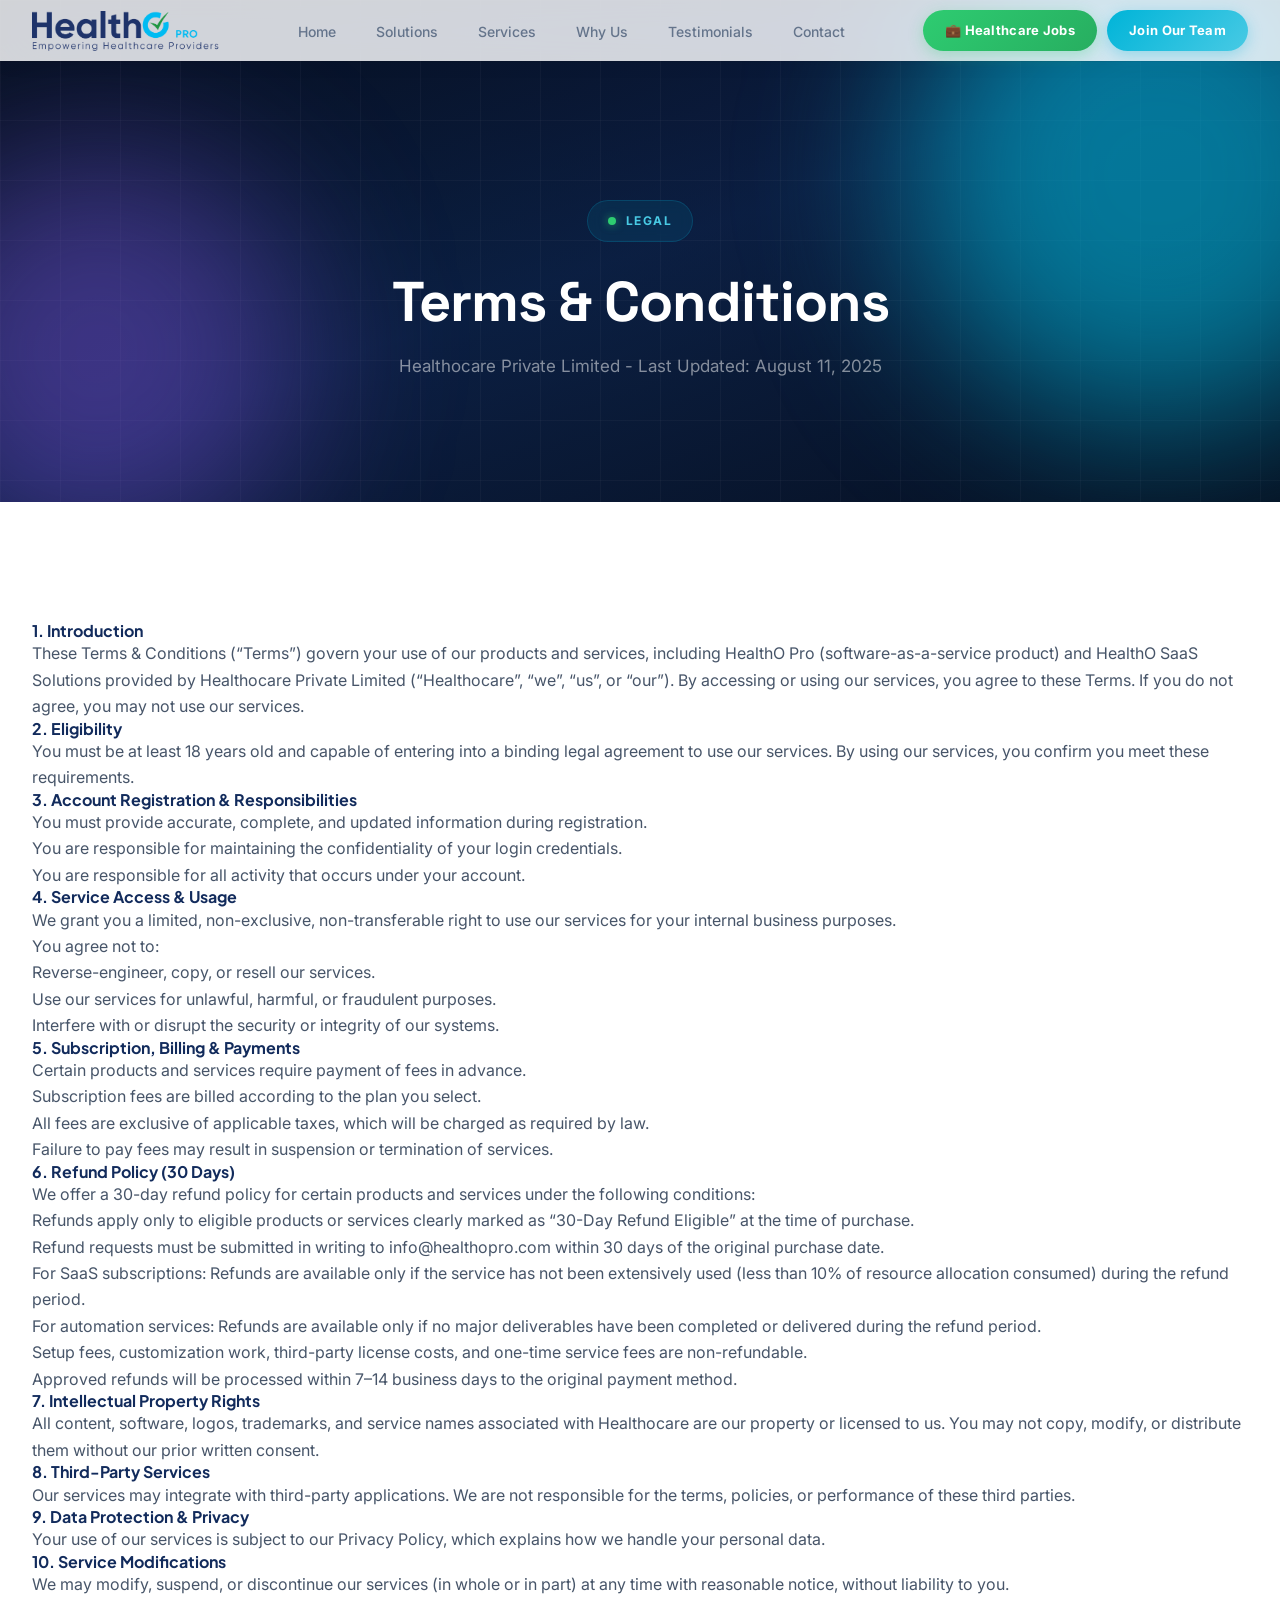
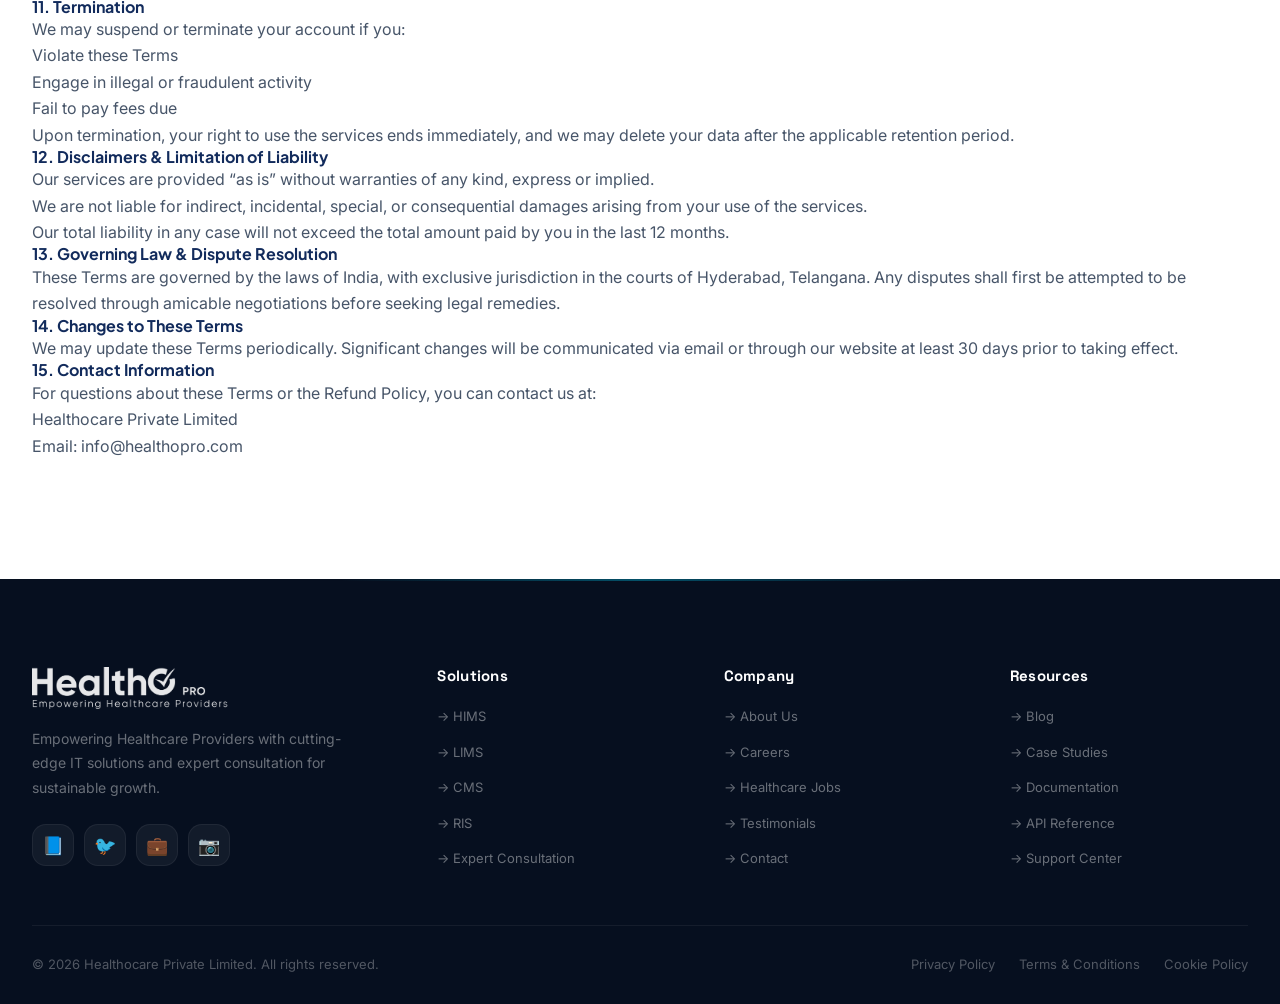
<file: terms-conditions.html>
<!DOCTYPE html>
<html lang="en">
<head>
    <meta charset="UTF-8">
    <meta name="viewport" content="width=device-width, initial-scale=1.0">
    <title>Terms & Conditions | HealthO Pro</title>
    <meta name="description" content="HealthO Pro provides cutting-edge healthcare IT solutions including HIMS, LIMS, CMS, RIS and Expert Consultation to accelerate Hospital, Clinic & Lab growth.">
    <meta name="keywords" content="HIMS, LIMS, CMS, RIS, Healthcare IT, Hospital Management, Lab Management, Clinic Management">
    <meta name="theme-color" content="#122B5C">
    <link rel="stylesheet" href="styles.css">
    <link rel="icon" type="image/png" href="assets/images/favicon.png">
</head>
<body>

<!-- Preloader -->
<div class="preloader" id="preloader">
    <div class="preloader-spinner"></div>
</div>

<!-- Navigation -->
<nav class="navbar scrolled" id="navbar">
    <div class="container">
        <a href="index.html" class="nav-logo">
            <img src="assets/images/logo.png" alt="HealthO Pro">
        </a>
        <ul class="nav-menu" id="navMenu">
            <li><a href="index.html" class="nav-link">Home</a></li>
            <li><a href="index.html#solutions" class="nav-link">Solutions</a></li>
            <li><a href="index.html#services" class="nav-link">Services</a></li>
            <li><a href="index.html#why-us" class="nav-link">Why Us</a></li>
            <li><a href="index.html#testimonials" class="nav-link">Testimonials</a></li>
            <li><a href="index.html#contact" class="nav-link">Contact</a></li>
            <li class="mobile-actions" style="display:none;">
                <a href="healthcare-jobs.html" class="nav-btn-jobs">💼 Healthcare Jobs</a>
                <a href="careers.html" class="nav-btn-cta">Join Our Team</a>
            </li>
        </ul>
        <div class="nav-actions">
            <a href="healthcare-jobs.html" class="nav-btn-jobs" id="navJobsBtn">💼 Healthcare Jobs</a>
            <a href="careers.html" class="nav-btn-cta">Join Our Team</a>
        </div>
        <button class="nav-toggle" id="navToggle" aria-label="Toggle navigation menu">
            <span></span>
            <span></span>
            <span></span>
        </button>
    </div>
</nav>
<!-- Page Hero --><section class="page-hero"><div class="page-hero-bg"></div><div class="bg-grid"></div><div class="bg-orb bg-orb-1"></div><div class="bg-orb bg-orb-2"></div><div class="container"><div class="hero-badge"><span class="hero-badge-dot"></span>Legal</div><h1>Terms & Conditions</h1><p>Healthocare Private Limited - Last Updated: August 11, 2025</p></div></section>
<section class="section">
    <div class="container">
<div class="legal-content">
<h4>1. Introduction</h4>
<p>These Terms &amp; Conditions (“Terms”) govern your use of our products and services, including HealthO Pro (software-as-a-service product) and HealthO SaaS Solutions provided by Healthocare Private Limited (“Healthocare”, “we”, “us”, or “our”). By accessing or using our services, you agree to these Terms. If you do not agree, you may not use our services.</p>

<h4>2. Eligibility</h4>
<p>You must be at least 18 years old and capable of entering into a binding legal agreement to use our services. By using our services, you confirm you meet these requirements.</p>

<h4>3. Account Registration &amp; Responsibilities</h4>
<ul>
<li>You must provide accurate, complete, and updated information during registration.</li>
<li>You are responsible for maintaining the confidentiality of your login credentials.</li>
<li>You are responsible for all activity that occurs under your account.</li>
</ul>

<h4>4. Service Access &amp; Usage</h4>
<ul>
<li>We grant you a limited, non-exclusive, non-transferable right to use our services for your internal business purposes.</li>
<li>You agree not to:
<ul>
<li>Reverse-engineer, copy, or resell our services.</li>
<li>Use our services for unlawful, harmful, or fraudulent purposes.</li>
<li>Interfere with or disrupt the security or integrity of our systems.</li>
</ul>
</li>
</ul>

<h4>5. Subscription, Billing &amp; Payments</h4>
<ul>
<li>Certain products and services require payment of fees in advance.</li>
<li>Subscription fees are billed according to the plan you select.</li>
<li>All fees are exclusive of applicable taxes, which will be charged as required by law.</li>
<li>Failure to pay fees may result in suspension or termination of services.</li>
</ul>

<h4>6. Refund Policy (30 Days)</h4>
<p>We offer a 30-day refund policy for certain products and services under the following conditions:</p>
<ul>
<li>Refunds apply only to eligible products or services clearly marked as “30-Day Refund Eligible” at the time of purchase.</li>
<li>Refund requests must be submitted in writing to info@healthopro.com within 30 days of the original purchase date.</li>
<li>For SaaS subscriptions: Refunds are available only if the service has not been extensively used (less than 10% of resource allocation consumed) during the refund period.</li>
<li>For automation services: Refunds are available only if no major deliverables have been completed or delivered during the refund period.</li>
<li>Setup fees, customization work, third-party license costs, and one-time service fees are non-refundable.</li>
<li>Approved refunds will be processed within 7–14 business days to the original payment method.</li>
</ul>

<h4>7. Intellectual Property Rights</h4>
<p>All content, software, logos, trademarks, and service names associated with Healthocare are our property or licensed to us. You may not copy, modify, or distribute them without our prior written consent.</p>

<h4>8. Third-Party Services</h4>
<p>Our services may integrate with third-party applications. We are not responsible for the terms, policies, or performance of these third parties.</p>

<h4>9. Data Protection &amp; Privacy</h4>
<p>Your use of our services is subject to our Privacy Policy, which explains how we handle your personal data.</p>

<h4>10. Service Modifications</h4>
<p>We may modify, suspend, or discontinue our services (in whole or in part) at any time with reasonable notice, without liability to you.</p>

<h4>11. Termination</h4>
<p>We may suspend or terminate your account if you:</p>
<ul>
<li>Violate these Terms</li>
<li>Engage in illegal or fraudulent activity</li>
<li>Fail to pay fees due</li>
</ul>
<p>Upon termination, your right to use the services ends immediately, and we may delete your data after the applicable retention period.</p>

<h4>12. Disclaimers &amp; Limitation of Liability</h4>
<ul>
<li>Our services are provided “as is” without warranties of any kind, express or implied.</li>
<li>We are not liable for indirect, incidental, special, or consequential damages arising from your use of the services.</li>
<li>Our total liability in any case will not exceed the total amount paid by you in the last 12 months.</li>
</ul>

<h4>13. Governing Law &amp; Dispute Resolution</h4>
<p>These Terms are governed by the laws of India, with exclusive jurisdiction in the courts of Hyderabad, Telangana. Any disputes shall first be attempted to be resolved through amicable negotiations before seeking legal remedies.</p>

<h4>14. Changes to These Terms</h4>
<p>We may update these Terms periodically. Significant changes will be communicated via email or through our website at least 30 days prior to taking effect.</p>

<h4>15. Contact Information</h4>
<p>For questions about these Terms or the Refund Policy, you can contact us at:</p>
<p>Healthocare Private Limited<br>

Email: info@healthopro.com</p>
</div></div></section>
<footer class="footer">
    <div class="container">
        <div class="footer-grid">
            <div class="footer-brand">
                <img src="assets/images/logo.png" alt="HealthO Pro">
                <p>Empowering Healthcare Providers with cutting-edge IT solutions and expert consultation for sustainable growth.</p>
                <div class="footer-social">
                    <a href="#" class="social-link" aria-label="Facebook">📘</a>
                    <a href="#" class="social-link" aria-label="Twitter">🐦</a>
                    <a href="#" class="social-link" aria-label="LinkedIn">💼</a>
                    <a href="#" class="social-link" aria-label="Instagram">📷</a>
                </div>
            </div>
            <div class="footer-links">
                <h4>Solutions</h4>
                <ul>
                    <li><a href="#service-hims">→ HIMS</a></li>
                    <li><a href="#service-lims">→ LIMS</a></li>
                    <li><a href="#service-cms">→ CMS</a></li>
                    <li><a href="#service-ris">→ RIS</a></li>
                    <li><a href="#service-consult">→ Expert Consultation</a></li>
                </ul>
            </div>
            <div class="footer-links">
                <h4>Company</h4>
                <ul>
                    <li><a href="#why-us">→ About Us</a></li>
                    <li><a href="careers.html">→ Careers</a></li>
                    <li><a href="healthcare-jobs.html">→ Healthcare Jobs</a></li>
                    <li><a href="#testimonials">→ Testimonials</a></li>
                    <li><a href="#contact">→ Contact</a></li>
                </ul>
            </div>
            <div class="footer-links">
                <h4>Resources</h4>
                <ul>
                    <li><a href="#">→ Blog</a></li>
                    <li><a href="#">→ Case Studies</a></li>
                    <li><a href="#">→ Documentation</a></li>
                    <li><a href="#">→ API Reference</a></li>
                    <li><a href="#">→ Support Center</a></li>
                </ul>
            </div>
        </div>
        <div class="footer-bottom">
            <p>© 2026 Healthocare Private Limited. All rights reserved.</p>
            <div class="footer-bottom-links">
                <a href="privacy-policy.html">Privacy Policy</a>
                <a href="terms-conditions.html">Terms & Conditions</a>
                <a href="#">Cookie Policy</a>
            </div>
        </div>
    </div>
</footer>



<script src="script.js"></script>

<!-- CCX Live Chat Widget -->
<script src="https://healthoteam.healtho.pro/modules/chat/assets/js/chat-widget.js?v=1776333965" data-chat-url="https://healthoteam.healtho.pro/modules/chat/assets/widget_config.php" async></script>
</body>
</html>
</file>
<file: styles.css>
/* ============================================
   HealthO Pro — Futuristic Design System 2030
   Color Palette from Logo:
   - Dark Navy:  #122B5C
   - Cyan Blue:  #00B4D8
   - Green:      #2ECC71
   ============================================ */

@import url('https://fonts.googleapis.com/css2?family=Inter:wght@300;400;500;600;700;800;900&family=Plus+Jakarta+Sans:wght@400;500;600;700;800&family=Space+Grotesk:wght@400;500;600;700&display=swap');

/* ===== CSS VARIABLES ===== */
:root {
    --navy: #122B5C;
    --navy-dark: #0A1B3D;
    --navy-deeper: #060F1F;
    --navy-light: #1A3A72;
    --cyan: #00B4D8;
    --cyan-dark: #0096B7;
    --cyan-light: #48CAE4;
    --cyan-glow: rgba(0, 180, 216, 0.6);
    --green: #2ECC71;
    --green-dark: #27AE60;
    --green-light: #58D68D;
    --green-glow: rgba(46, 204, 113, 0.5);
    --purple: #8B5CF6;
    --purple-glow: rgba(139, 92, 246, 0.4);
    --amber: #F59E0B;

    --white: #FFFFFF;
    --off-white: #F8FAFC;
    --gray-50: #F1F5F9;
    --gray-100: #E2E8F0;
    --gray-200: #CBD5E1;
    --gray-300: #94A3B8;
    --gray-400: #64748B;
    --gray-500: #475569;
    --gray-600: #334155;
    --gray-700: #1E293B;
    --gray-800: #0F172A;

    /* Glass */
    --glass-white: rgba(255, 255, 255, 0.06);
    --glass-white-border: rgba(255, 255, 255, 0.1);
    --glass-card: rgba(255, 255, 255, 0.03);
    --glass-light: rgba(255, 255, 255, 0.85);
    --glass-light-border: rgba(255, 255, 255, 0.5);

    /* Gradients */
    --gradient-hero: linear-gradient(160deg, #060F1F 0%, #0A1B3D 30%, #122B5C 60%, #0A1B3D 100%);
    --gradient-mesh: radial-gradient(ellipse at 20% 50%, rgba(0,180,216,0.12) 0%, transparent 50%),
                     radial-gradient(ellipse at 80% 20%, rgba(139,92,246,0.08) 0%, transparent 50%),
                     radial-gradient(ellipse at 50% 80%, rgba(46,204,113,0.06) 0%, transparent 50%);
    --gradient-cyan: linear-gradient(135deg, #00B4D8 0%, #48CAE4 50%, #00B4D8 100%);
    --gradient-cyan-glow: linear-gradient(135deg, #00B4D8 0%, #8B5CF6 100%);
    --gradient-navy: linear-gradient(135deg, #122B5C 0%, #1A3A72 100%);
    --gradient-card-hover: linear-gradient(135deg, rgba(0,180,216,0.05) 0%, rgba(139,92,246,0.03) 100%);
    --gradient-text: linear-gradient(135deg, #00B4D8 0%, #48CAE4 40%, #8B5CF6 100%);

    /* Shadows */
    --shadow-sm: 0 1px 3px rgba(0,0,0,0.04), 0 1px 2px rgba(0,0,0,0.06);
    --shadow-md: 0 4px 20px rgba(0,0,0,0.06), 0 2px 8px rgba(0,0,0,0.04);
    --shadow-lg: 0 12px 40px rgba(0,0,0,0.08), 0 4px 12px rgba(0,0,0,0.05);
    --shadow-xl: 0 24px 60px rgba(0,0,0,0.1), 0 8px 20px rgba(0,0,0,0.06);
    --shadow-2xl: 0 32px 80px rgba(0,0,0,0.14);
    --shadow-cyan: 0 0 30px rgba(0,180,216,0.2), 0 0 60px rgba(0,180,216,0.1);
    --shadow-neon: 0 0 20px rgba(0,180,216,0.4), 0 0 40px rgba(0,180,216,0.2), 0 0 80px rgba(0,180,216,0.1);
    --shadow-green: 0 8px 30px rgba(46,204,113,0.25);
    --shadow-card: 0 8px 32px rgba(0,0,0,0.04), 0 2px 8px rgba(0,0,0,0.02);
    --shadow-card-hover: 0 20px 60px rgba(0,180,216,0.12), 0 8px 24px rgba(0,0,0,0.06);

    /* Typography */
    --font-primary: 'Plus Jakarta Sans', 'Inter', -apple-system, BlinkMacSystemFont, sans-serif;
    --font-display: 'Space Grotesk', 'Plus Jakarta Sans', sans-serif;
    --font-body: 'Inter', -apple-system, BlinkMacSystemFont, sans-serif;

    /* Spacing */
    --section-padding: 120px 0;
    --container-max: 1320px;
    --container-padding: 0 32px;

    /* Radius */
    --radius-sm: 10px;
    --radius-md: 14px;
    --radius-lg: 20px;
    --radius-xl: 28px;
    --radius-2xl: 36px;
    --radius-full: 9999px;

    /* Transitions */
    --ease-out-expo: cubic-bezier(0.16, 1, 0.3, 1);
    --ease-spring: cubic-bezier(0.34, 1.56, 0.64, 1);
    --transition-fast: 0.2s var(--ease-out-expo);
    --transition-base: 0.4s var(--ease-out-expo);
    --transition-slow: 0.6s var(--ease-out-expo);
    --transition-spring: 0.5s var(--ease-spring);
}

/* ===== RESET & BASE ===== */
*, *::before, *::after {
    margin: 0;
    padding: 0;
    box-sizing: border-box;
}

html {
    scroll-behavior: smooth;
    -webkit-font-smoothing: antialiased;
    -moz-osx-font-smoothing: grayscale;
    font-size: 16px;
}

body {
    font-family: var(--font-body);
    font-size: 1rem;
    line-height: 1.65;
    color: var(--gray-500);
    background-color: var(--white);
    overflow-x: hidden;
}

a {
    text-decoration: none;
    color: inherit;
    transition: var(--transition-base);
}

img {
    max-width: 100%;
    height: auto;
    display: block;
}

ul, ol { list-style: none; }

button {
    cursor: pointer;
    border: none;
    outline: none;
    font-family: var(--font-primary);
    background: none;
}

h1, h2, h3, h4, h5, h6 {
    font-family: var(--font-primary);
    color: var(--navy);
    line-height: 1.15;
    font-weight: 700;
}

.container {
    max-width: var(--container-max);
    margin: 0 auto;
    padding: var(--container-padding);
}

/* ===== ANIMATED BACKGROUND ELEMENTS ===== */
.bg-grid {
    position: absolute;
    inset: 0;
    background-image:
        linear-gradient(rgba(255,255,255,0.03) 1px, transparent 1px),
        linear-gradient(90deg, rgba(255,255,255,0.03) 1px, transparent 1px);
    background-size: 60px 60px;
    pointer-events: none;
    z-index: 0;
}

.bg-orb {
    position: absolute;
    border-radius: 50%;
    filter: blur(80px);
    pointer-events: none;
    z-index: 0;
    will-change: transform;
}

.bg-orb-1 {
    width: 500px;
    height: 500px;
    background: var(--cyan-glow);
    top: -15%;
    right: -10%;
    animation: orb-float-1 12s ease-in-out infinite;
}

.bg-orb-2 {
    width: 400px;
    height: 400px;
    background: var(--purple-glow);
    bottom: -10%;
    left: -8%;
    animation: orb-float-2 15s ease-in-out infinite;
}

.bg-orb-3 {
    width: 300px;
    height: 300px;
    background: var(--green-glow);
    top: 40%;
    left: 50%;
    animation: orb-float-3 18s ease-in-out infinite;
}

@keyframes orb-float-1 {
    0%, 100% { transform: translate(0, 0) scale(1); }
    33% { transform: translate(-40px, 30px) scale(1.1); }
    66% { transform: translate(20px, -20px) scale(0.9); }
}

@keyframes orb-float-2 {
    0%, 100% { transform: translate(0, 0) scale(1); }
    33% { transform: translate(30px, -40px) scale(1.05); }
    66% { transform: translate(-20px, 20px) scale(0.95); }
}

@keyframes orb-float-3 {
    0%, 100% { transform: translate(0, 0) scale(0.8); opacity: 0.3; }
    50% { transform: translate(-60px, 40px) scale(1); opacity: 0.5; }
}

/* Floating particles canvas */
#particles-canvas {
    position: absolute;
    inset: 0;
    pointer-events: none;
    z-index: 1;
}

/* ===== BUTTONS ===== */
.btn {
    display: inline-flex;
    align-items: center;
    justify-content: center;
    gap: 10px;
    padding: 16px 36px;
    font-size: 15px;
    font-weight: 600;
    font-family: var(--font-primary);
    border-radius: var(--radius-full);
    transition: all 0.4s var(--ease-out-expo);
    letter-spacing: 0.2px;
    position: relative;
    overflow: hidden;
    isolation: isolate;
}

.btn::after {
    content: '';
    position: absolute;
    inset: 0;
    background: linear-gradient(135deg, rgba(255,255,255,0.25) 0%, transparent 50%);
    opacity: 0;
    transition: opacity 0.4s ease;
    z-index: -1;
}

.btn:hover::after {
    opacity: 1;
}

.btn-primary {
    background: var(--gradient-cyan);
    background-size: 200% 200%;
    color: var(--white);
    box-shadow: 0 4px 20px rgba(0,180,216,0.3);
    animation: gradient-shift 4s ease infinite;
}

.btn-primary:hover {
    transform: translateY(-3px) scale(1.02);
    box-shadow: var(--shadow-neon);
}

.btn-primary:active {
    transform: translateY(-1px) scale(0.99);
}

@keyframes gradient-shift {
    0%, 100% { background-position: 0% 50%; }
    50% { background-position: 100% 50%; }
}

.btn-secondary {
    background: var(--white);
    color: var(--navy);
    border: 2px solid var(--gray-100);
    box-shadow: var(--shadow-sm);
}

.btn-secondary:hover {
    border-color: var(--cyan);
    color: var(--cyan);
    transform: translateY(-3px);
    box-shadow: var(--shadow-md);
}

.btn-navy {
    background: var(--gradient-navy);
    color: var(--white);
    box-shadow: 0 8px 30px rgba(18,43,92,0.25);
}

.btn-navy:hover {
    transform: translateY(-3px);
    box-shadow: 0 12px 40px rgba(18,43,92,0.35);
}

.btn-outline {
    background: rgba(255,255,255,0.08);
    color: var(--white);
    border: 1.5px solid rgba(255,255,255,0.25);
    backdrop-filter: blur(8px);
}

.btn-outline:hover {
    background: var(--white);
    color: var(--navy);
    border-color: var(--white);
    transform: translateY(-3px);
    box-shadow: 0 12px 40px rgba(255,255,255,0.15);
}

.btn-green {
    background: linear-gradient(135deg, #2ECC71 0%, #27AE60 100%);
    background-size: 200% 200%;
    color: var(--white);
    box-shadow: var(--shadow-green);
    animation: gradient-shift 4s ease infinite;
}

.btn-green:hover {
    transform: translateY(-3px) scale(1.02);
    box-shadow: 0 0 30px rgba(46,204,113,0.4), 0 0 60px rgba(46,204,113,0.2);
}

.btn-glass {
    background: rgba(255,255,255,0.08);
    backdrop-filter: blur(16px);
    -webkit-backdrop-filter: blur(16px);
    border: 1px solid rgba(255,255,255,0.12);
    color: var(--white);
}

.btn-glass:hover {
    background: rgba(255,255,255,0.15);
    border-color: rgba(255,255,255,0.25);
    transform: translateY(-3px);
}

.btn-icon {
    width: 18px;
    height: 18px;
    transition: transform 0.3s ease;
}

.btn:hover .btn-icon {
    transform: translateX(3px);
}

/* Ripple effect */
.btn-ripple {
    position: absolute;
    border-radius: 50%;
    background: rgba(255,255,255,0.3);
    transform: scale(0);
    animation: ripple 0.6s linear;
    pointer-events: none;
}

@keyframes ripple {
    to { transform: scale(4); opacity: 0; }
}

/* ===== NAVIGATION ===== */
.navbar {
    position: fixed;
    top: 0;
    left: 0;
    right: 0;
    z-index: 1000;
    padding: 18px 0;
    transition: all 0.5s var(--ease-out-expo);
    background: transparent;
}

.navbar.scrolled {
    background: rgba(255,255,255,0.82);
    backdrop-filter: blur(24px) saturate(180%);
    -webkit-backdrop-filter: blur(24px) saturate(180%);
    box-shadow: 0 1px 0 rgba(0,0,0,0.06), 0 4px 20px rgba(0,0,0,0.04);
    padding: 10px 0;
}

.navbar .container {
    display: flex;
    align-items: center;
    justify-content: space-between;
}

.nav-logo {
    display: flex;
    align-items: center;
    position: relative;
    z-index: 10;
}

.nav-logo img {
    height: 46px;
    width: auto;
    transition: all 0.4s ease;
}

.navbar.scrolled .nav-logo img {
    height: 40px;
}

.nav-menu {
    display: flex;
    align-items: center;
    gap: 8px;
}

.nav-link {
    font-size: 14px;
    font-weight: 500;
    color: rgba(255,255,255,0.7);
    padding: 8px 16px;
    border-radius: var(--radius-full);
    position: relative;
    transition: all 0.3s ease;
}

.nav-link:hover,
.nav-link.active {
    color: var(--white);
    background: rgba(255,255,255,0.1);
}

.navbar.scrolled .nav-link {
    color: var(--gray-400);
}

.navbar.scrolled .nav-link:hover,
.navbar.scrolled .nav-link.active {
    color: var(--navy);
    background: var(--gray-50);
}

.nav-actions {
    display: flex;
    align-items: center;
    gap: 10px;
}

.nav-btn-jobs {
    display: inline-flex;
    align-items: center;
    gap: 8px;
    padding: 10px 22px;
    font-size: 13px;
    font-weight: 700;
    border-radius: var(--radius-full);
    background: linear-gradient(135deg, #2ECC71 0%, #27AE60 100%);
    color: var(--white);
    box-shadow: 0 4px 15px rgba(46,204,113,0.3);
    transition: all 0.4s var(--ease-out-expo);
    letter-spacing: 0.3px;
}

.nav-btn-jobs:hover {
    transform: translateY(-2px) scale(1.03);
    box-shadow: 0 8px 25px rgba(46,204,113,0.4);
}

.nav-btn-cta {
    display: inline-flex;
    align-items: center;
    gap: 8px;
    padding: 10px 22px;
    font-size: 13px;
    font-weight: 700;
    border-radius: var(--radius-full);
    background: var(--gradient-cyan);
    background-size: 200% 200%;
    color: var(--white);
    box-shadow: 0 4px 15px rgba(0,180,216,0.3);
    transition: all 0.4s var(--ease-out-expo);
    animation: gradient-shift 4s ease infinite;
    letter-spacing: 0.3px;
}

.nav-btn-cta:hover {
    transform: translateY(-2px) scale(1.03);
    box-shadow: 0 8px 25px rgba(0,180,216,0.4);
}

/* Mobile Menu Toggle */
.nav-toggle {
    display: none;
    flex-direction: column;
    gap: 5px;
    background: none;
    padding: 10px;
    cursor: pointer;
    z-index: 1002;
    border-radius: var(--radius-sm);
    transition: background 0.3s ease;
}

.nav-toggle:hover {
    background: rgba(255,255,255,0.1);
}

.navbar.scrolled .nav-toggle:hover {
    background: var(--gray-50);
}

.nav-toggle span {
    width: 22px;
    height: 2px;
    background: var(--white);
    border-radius: 2px;
    transition: all 0.3s ease;
    transform-origin: center;
}

.nav-toggle.active span:nth-child(1) {
    transform: rotate(45deg) translate(5px, 5px);
}
.nav-toggle.active span:nth-child(2) {
    opacity: 0;
    transform: scaleX(0);
}
.nav-toggle.active span:nth-child(3) {
    transform: rotate(-45deg) translate(5px, -5px);
}

.navbar.scrolled .nav-toggle span {
    background: var(--navy);
}

/* ===== HERO SECTION ===== */
.hero {
    position: relative;
    min-height: 100vh;
    display: flex;
    align-items: center;
    overflow: hidden;
    background: var(--gradient-hero);
}

.hero::before {
    content: '';
    position: absolute;
    inset: 0;
    background: var(--gradient-mesh);
    z-index: 0;
}

.hero-bg {
    position: absolute;
    inset: 0;
    z-index: 0;
}

.hero-bg img {
    width: 100%;
    height: 100%;
    object-fit: cover;
    opacity: 0.15;
    filter: saturate(0.7);
}

.hero-bg::after {
    content: '';
    position: absolute;
    inset: 0;
    background: linear-gradient(160deg, rgba(6,15,31,0.92) 0%, rgba(10,27,61,0.8) 40%, rgba(18,43,92,0.65) 70%, rgba(6,15,31,0.9) 100%);
}

.hero .container {
    position: relative;
    z-index: 5;
    display: grid;
    grid-template-columns: 1fr 1fr;
    gap: 80px;
    align-items: center;
    padding-top: 120px;
    padding-bottom: 80px;
}

.hero-content {
    animation: hero-fade-in 1.2s var(--ease-out-expo);
}

@keyframes hero-fade-in {
    from { opacity: 0; transform: translateY(40px); }
    to { opacity: 1; transform: translateY(0); }
}

.hero-badge {
    display: inline-flex;
    align-items: center;
    gap: 10px;
    padding: 10px 20px;
    background: rgba(0,180,216,0.1);
    border: 1px solid rgba(0,180,216,0.2);
    border-radius: var(--radius-full);
    font-size: 12px;
    font-weight: 700;
    color: var(--cyan-light);
    margin-bottom: 28px;
    letter-spacing: 1.5px;
    text-transform: uppercase;
    backdrop-filter: blur(8px);
}

.hero-badge-dot {
    width: 8px;
    height: 8px;
    border-radius: 50%;
    background: var(--green);
    box-shadow: 0 0 8px rgba(46,204,113,0.6);
    animation: pulse-dot 2s ease-in-out infinite;
}

@keyframes pulse-dot {
    0%, 100% { opacity: 1; box-shadow: 0 0 8px rgba(46,204,113,0.6); }
    50% { opacity: 0.6; box-shadow: 0 0 16px rgba(46,204,113,0.8); }
}

.hero h1 {
    font-family: var(--font-display);
    font-size: clamp(38px, 5vw, 62px);
    font-weight: 700;
    color: var(--white);
    line-height: 1.08;
    margin-bottom: 24px;
    letter-spacing: -1.5px;
}

.hero h1 .highlight {
    background: var(--gradient-text);
    -webkit-background-clip: text;
    -webkit-text-fill-color: transparent;
    background-clip: text;
}

.hero p {
    font-size: 17px;
    line-height: 1.75;
    color: rgba(255,255,255,0.55);
    margin-bottom: 40px;
    max-width: 500px;
}

.hero-actions {
    display: flex;
    align-items: center;
    gap: 14px;
    margin-bottom: 56px;
    flex-wrap: wrap;
}

.hero-stats {
    display: grid;
    grid-template-columns: repeat(3, 1fr);
    gap: 16px;
}

.hero-stat {
    text-align: center;
    padding: 22px 16px;
    background: var(--glass-white);
    border: 1px solid var(--glass-white-border);
    border-radius: var(--radius-lg);
    backdrop-filter: blur(16px);
    -webkit-backdrop-filter: blur(16px);
    transition: all 0.4s var(--ease-out-expo);
    cursor: default;
}

.hero-stat:hover {
    background: rgba(255,255,255,0.1);
    border-color: rgba(0,180,216,0.3);
    transform: translateY(-6px);
    box-shadow: 0 12px 40px rgba(0,180,216,0.1);
}

.hero-stat .number {
    font-family: var(--font-display);
    font-size: 36px;
    font-weight: 700;
    background: var(--gradient-text);
    -webkit-background-clip: text;
    -webkit-text-fill-color: transparent;
    background-clip: text;
    display: block;
    line-height: 1;
}

.hero-stat .label {
    font-size: 12px;
    color: rgba(255,255,255,0.45);
    margin-top: 8px;
    display: block;
    letter-spacing: 0.5px;
}

/* Hero Visual */
.hero-visual {
    position: relative;
    display: flex;
    justify-content: center;
    align-items: center;
    animation: hero-visual-in 1.2s var(--ease-out-expo) 0.3s both;
}

@keyframes hero-visual-in {
    from { opacity: 0; transform: translateX(60px) scale(0.95); }
    to { opacity: 1; transform: translateX(0) scale(1); }
}

.hero-visual-wrapper {
    position: relative;
    width: 100%;
    max-width: 540px;
}

.hero-visual-wrapper img {
    width: 100%;
    border-radius: var(--radius-xl);
    box-shadow: 0 40px 100px rgba(0,0,0,0.35);
    border: 1px solid rgba(255,255,255,0.08);
}

/* Glow behind image */
.hero-visual-wrapper::before {
    content: '';
    position: absolute;
    inset: -20px;
    border-radius: var(--radius-2xl);
    background: linear-gradient(135deg, rgba(0,180,216,0.15) 0%, rgba(139,92,246,0.1) 100%);
    filter: blur(40px);
    z-index: -1;
}

.hero-float-card {
    position: absolute;
    background: rgba(255,255,255,0.92);
    backdrop-filter: blur(24px);
    -webkit-backdrop-filter: blur(24px);
    border-radius: var(--radius-lg);
    padding: 16px 20px;
    display: flex;
    align-items: center;
    gap: 12px;
    box-shadow: 0 12px 40px rgba(0,0,0,0.12);
    border: 1px solid rgba(255,255,255,0.6);
    animation: float 5s ease-in-out infinite;
    transition: transform 0.3s ease;
}

.hero-float-card:hover {
    transform: scale(1.05);
}

.hero-float-card.card-1 {
    top: 40px;
    left: -50px;
    animation-delay: 0s;
}

.hero-float-card.card-2 {
    bottom: 70px;
    right: -35px;
    animation-delay: 2s;
}

.hero-float-card .card-icon {
    width: 44px;
    height: 44px;
    border-radius: var(--radius-md);
    display: flex;
    align-items: center;
    justify-content: center;
    font-size: 20px;
    flex-shrink: 0;
}

.hero-float-card .card-icon.cyan {
    background: linear-gradient(135deg, rgba(0,180,216,0.15) 0%, rgba(0,180,216,0.05) 100%);
}

.hero-float-card .card-icon.green {
    background: linear-gradient(135deg, rgba(46,204,113,0.15) 0%, rgba(46,204,113,0.05) 100%);
}

.hero-float-card .card-info .card-title {
    font-size: 13px;
    font-weight: 700;
    color: var(--navy);
}

.hero-float-card .card-info .card-desc {
    font-size: 11px;
    color: var(--gray-400);
}

@keyframes float {
    0%, 100% { transform: translateY(0) rotate(0); }
    50% { transform: translateY(-14px) rotate(1deg); }
}

/* ===== SECTION STYLING ===== */
.section {
    padding: var(--section-padding);
    position: relative;
}

.section-dark {
    background: var(--gradient-hero);
    color: var(--white);
    position: relative;
    overflow: hidden;
}

.section-dark::before {
    content: '';
    position: absolute;
    inset: 0;
    background: var(--gradient-mesh);
}

.section-light {
    background: var(--off-white);
}

.section-header {
    text-align: center;
    max-width: 700px;
    margin: 0 auto 72px;
}

.section-label {
    display: inline-flex;
    align-items: center;
    gap: 8px;
    padding: 8px 20px;
    background: linear-gradient(135deg, rgba(0,180,216,0.08) 0%, rgba(139,92,246,0.05) 100%);
    border: 1px solid rgba(0,180,216,0.15);
    border-radius: var(--radius-full);
    font-size: 12px;
    font-weight: 700;
    color: var(--cyan);
    text-transform: uppercase;
    letter-spacing: 1.5px;
    margin-bottom: 20px;
}

.section-dark .section-label {
    background: rgba(0,180,216,0.12);
    border-color: rgba(0,180,216,0.2);
    color: var(--cyan-light);
}

.section-header h2 {
    font-family: var(--font-display);
    font-size: clamp(32px, 4vw, 46px);
    font-weight: 700;
    margin-bottom: 18px;
    letter-spacing: -0.8px;
}

.section-dark .section-header h2 {
    color: var(--white);
}

.section-header p {
    font-size: 16px;
    color: var(--gray-400);
    line-height: 1.75;
}

.section-dark .section-header p {
    color: rgba(255,255,255,0.5);
}

/* ===== SERVICES / SOLUTIONS ===== */
.services-grid {
    display: grid;
    grid-template-columns: repeat(3, 1fr);
    gap: 24px;
}

.service-card {
    background: var(--white);
    border-radius: var(--radius-xl);
    padding: 40px 32px;
    border: 1px solid rgba(0,0,0,0.04);
    transition: all 0.5s var(--ease-out-expo);
    position: relative;
    overflow: hidden;
    cursor: pointer;
    box-shadow: var(--shadow-card);
}

/* Top gradient line */
.service-card::before {
    content: '';
    position: absolute;
    top: 0;
    left: 0;
    right: 0;
    height: 3px;
    background: var(--gradient-cyan-glow);
    transform: scaleX(0);
    transform-origin: left;
    transition: transform 0.5s var(--ease-out-expo);
}

/* Hover glow */
.service-card::after {
    content: '';
    position: absolute;
    top: -50%;
    left: -50%;
    width: 200%;
    height: 200%;
    background: radial-gradient(circle at center, rgba(0,180,216,0.04) 0%, transparent 60%);
    opacity: 0;
    transition: opacity 0.5s ease;
    pointer-events: none;
}

.service-card:hover {
    transform: translateY(-10px);
    box-shadow: var(--shadow-card-hover);
    border-color: rgba(0,180,216,0.1);
}

.service-card:hover::before {
    transform: scaleX(1);
}

.service-card:hover::after {
    opacity: 1;
}

.service-icon {
    width: 68px;
    height: 68px;
    border-radius: var(--radius-lg);
    display: flex;
    align-items: center;
    justify-content: center;
    font-size: 30px;
    margin-bottom: 22px;
    transition: all 0.5s var(--ease-spring);
    position: relative;
}

.service-icon.hims { background: linear-gradient(135deg, rgba(0,180,216,0.12) 0%, rgba(0,180,216,0.04) 100%); }
.service-icon.lims { background: linear-gradient(135deg, rgba(46,204,113,0.12) 0%, rgba(46,204,113,0.04) 100%); }
.service-icon.cms { background: linear-gradient(135deg, rgba(18,43,92,0.1) 0%, rgba(18,43,92,0.03) 100%); }
.service-icon.ris { background: linear-gradient(135deg, rgba(139,92,246,0.12) 0%, rgba(139,92,246,0.04) 100%); }
.service-icon.consult { background: linear-gradient(135deg, rgba(245,158,11,0.12) 0%, rgba(245,158,11,0.04) 100%); }

.service-card:hover .service-icon {
    transform: scale(1.15) rotate(-5deg);
}

.service-card h3 {
    font-family: var(--font-display);
    font-size: 22px;
    font-weight: 700;
    margin-bottom: 6px;
}

.service-card .service-full-name {
    font-size: 12px;
    color: var(--cyan);
    font-weight: 700;
    margin-bottom: 14px;
    display: block;
    letter-spacing: 0.3px;
}

.service-card p {
    font-size: 14px;
    color: var(--gray-400);
    line-height: 1.7;
    margin-bottom: 20px;
}

.service-features {
    display: flex;
    flex-direction: column;
    gap: 10px;
}

.service-feature {
    display: flex;
    align-items: center;
    gap: 10px;
    font-size: 13px;
    color: var(--gray-500);
    font-weight: 500;
}

.service-feature .check {
    color: var(--green);
    font-size: 16px;
    flex-shrink: 0;
}

.service-card .learn-more {
    display: inline-flex;
    align-items: center;
    gap: 6px;
    margin-top: 22px;
    font-size: 13px;
    font-weight: 700;
    color: var(--cyan);
    transition: all 0.3s ease;
    letter-spacing: 0.2px;
}

.service-card:hover .learn-more {
    gap: 12px;
    color: var(--navy);
}

/* ===== SERVICE DETAIL SECTION ===== */
.service-detail {
    padding: 100px 0;
    position: relative;
    overflow: hidden;
}

.service-detail:nth-child(even) {
    background: var(--off-white);
}

.service-detail .container {
    display: grid;
    grid-template-columns: 1fr 1fr;
    gap: 80px;
    align-items: center;
}

.service-detail:nth-child(even) .container {
    direction: rtl;
}

.service-detail:nth-child(even) .container > * {
    direction: ltr;
}

.service-detail-content h3 {
    font-family: var(--font-display);
    font-size: clamp(28px, 3.5vw, 38px);
    font-weight: 700;
    margin-bottom: 8px;
    letter-spacing: -0.5px;
}

.service-detail-content .subtitle {
    font-size: 15px;
    color: var(--cyan);
    font-weight: 700;
    margin-bottom: 18px;
    letter-spacing: 0.3px;
}

.service-detail-content p {
    font-size: 15px;
    color: var(--gray-400);
    line-height: 1.75;
    margin-bottom: 28px;
}

.detail-features {
    display: grid;
    grid-template-columns: 1fr 1fr;
    gap: 12px;
    margin-bottom: 36px;
}

.detail-feature {
    display: flex;
    align-items: center;
    gap: 12px;
    padding: 14px 16px;
    background: var(--white);
    border-radius: var(--radius-md);
    border: 1px solid rgba(0,0,0,0.04);
    transition: all 0.4s var(--ease-out-expo);
    box-shadow: var(--shadow-sm);
}

.detail-feature:hover {
    border-color: rgba(0,180,216,0.2);
    box-shadow: 0 8px 24px rgba(0,180,216,0.08);
    transform: translateY(-3px);
}

.detail-feature .feat-icon {
    width: 36px;
    height: 36px;
    border-radius: var(--radius-sm);
    background: linear-gradient(135deg, rgba(0,180,216,0.1) 0%, rgba(139,92,246,0.05) 100%);
    display: flex;
    align-items: center;
    justify-content: center;
    font-size: 16px;
    flex-shrink: 0;
}

.detail-feature .feat-text {
    font-size: 13px;
    font-weight: 600;
    color: var(--gray-600);
}

.service-detail-image {
    position: relative;
}

.service-detail-image img {
    width: 100%;
    border-radius: var(--radius-xl);
    box-shadow: var(--shadow-2xl);
    border: 1px solid rgba(0,0,0,0.04);
}

/* Decorative glow */
.service-detail-image::before {
    content: '';
    position: absolute;
    inset: -12px;
    border-radius: calc(var(--radius-xl) + 12px);
    background: linear-gradient(135deg, rgba(0,180,216,0.1) 0%, rgba(139,92,246,0.06) 100%);
    z-index: -1;
    filter: blur(20px);
}

/* ===== WHY CHOOSE US ===== */
.why-grid {
    display: grid;
    grid-template-columns: repeat(4, 1fr);
    gap: 20px;
    position: relative;
    z-index: 2;
}

.why-card {
    text-align: center;
    padding: 40px 24px;
    border-radius: var(--radius-xl);
    background: var(--glass-white);
    border: 1px solid var(--glass-white-border);
    backdrop-filter: blur(16px);
    -webkit-backdrop-filter: blur(16px);
    transition: all 0.5s var(--ease-out-expo);
    cursor: default;
}

.why-card:hover {
    background: rgba(255,255,255,0.12);
    border-color: rgba(0,180,216,0.25);
    transform: translateY(-10px);
    box-shadow: 0 20px 60px rgba(0,180,216,0.1);
}

.why-card-icon {
    width: 72px;
    height: 72px;
    border-radius: var(--radius-xl);
    background: linear-gradient(135deg, rgba(0,180,216,0.15) 0%, rgba(139,92,246,0.1) 100%);
    display: flex;
    align-items: center;
    justify-content: center;
    font-size: 30px;
    margin: 0 auto 22px;
    transition: all 0.5s var(--ease-spring);
}

.why-card:hover .why-card-icon {
    transform: scale(1.15) rotate(-5deg);
    box-shadow: 0 0 30px rgba(0,180,216,0.2);
}

.why-card h4 {
    font-family: var(--font-display);
    font-size: 17px;
    font-weight: 700;
    color: var(--white);
    margin-bottom: 10px;
}

.why-card p {
    font-size: 13px;
    color: rgba(255,255,255,0.5);
    line-height: 1.65;
}

/* ===== STATS BAR ===== */
.stats-bar {
    background: var(--white);
    border-radius: var(--radius-2xl);
    padding: 48px 56px;
    box-shadow: var(--shadow-2xl);
    display: grid;
    grid-template-columns: repeat(4, 1fr);
    gap: 32px;
    margin-top: -64px;
    position: relative;
    z-index: 10;
    border: 1px solid rgba(0,0,0,0.03);
}

.stat-item {
    text-align: center;
    padding: 16px;
    position: relative;
}

.stat-item:not(:last-child)::after {
    content: '';
    position: absolute;
    right: 0;
    top: 50%;
    transform: translateY(-50%);
    width: 1px;
    height: 50%;
    background: linear-gradient(180deg, transparent, var(--gray-100), transparent);
}

.stat-number {
    font-family: var(--font-display);
    font-size: clamp(36px, 4vw, 48px);
    font-weight: 700;
    line-height: 1;
    margin-bottom: 8px;
    background: linear-gradient(135deg, var(--navy) 0%, var(--cyan) 100%);
    -webkit-background-clip: text;
    -webkit-text-fill-color: transparent;
    background-clip: text;
}

.stat-number span {
    background: inherit;
    -webkit-background-clip: text;
    -webkit-text-fill-color: transparent;
    background-clip: text;
}

.stat-label {
    font-size: 13px;
    color: var(--gray-400);
    font-weight: 500;
    letter-spacing: 0.3px;
}

/* ===== CLIENTS MARQUEE ===== */
.clients-section {
    background: var(--off-white);
    padding: 60px 0;
    overflow: hidden;
}

.clients-marquee {
    display: flex;
    gap: 24px;
    animation: marquee 35s linear infinite;
    will-change: transform;
}

.client-logo {
    flex-shrink: 0;
    opacity: 0.6;
    transition: all 0.4s var(--ease-out-expo);
    font-family: var(--font-display);
    font-size: 18px;
    font-weight: 700;
    color: var(--gray-400);
    white-space: nowrap;
    padding: 16px 28px;
    border: 1px solid rgba(0,0,0,0.04);
    border-radius: var(--radius-lg);
    background: var(--white);
    box-shadow: var(--shadow-sm);
}

.client-logo:hover {
    opacity: 1;
    color: var(--navy);
    border-color: rgba(0,180,216,0.2);
    box-shadow: 0 8px 24px rgba(0,180,216,0.08);
    transform: translateY(-4px);
}

@keyframes marquee {
    0% { transform: translateX(0); }
    100% { transform: translateX(-50%); }
}

/* ===== TESTIMONIALS ===== */
.testimonials-grid {
    display: grid;
    grid-template-columns: repeat(3, 1fr);
    gap: 24px;
}

.testimonial-card {
    background: var(--white);
    border-radius: var(--radius-xl);
    padding: 40px;
    border: 1px solid rgba(0,0,0,0.04);
    transition: all 0.5s var(--ease-out-expo);
    position: relative;
    overflow: hidden;
    box-shadow: var(--shadow-card);
}

.testimonial-card::before {
    content: '"';
    position: absolute;
    top: 16px;
    right: 24px;
    font-size: 90px;
    font-family: Georgia, serif;
    background: var(--gradient-text);
    -webkit-background-clip: text;
    -webkit-text-fill-color: transparent;
    background-clip: text;
    opacity: 0.12;
    line-height: 1;
}

.testimonial-card:hover {
    transform: translateY(-8px);
    box-shadow: var(--shadow-card-hover);
    border-color: rgba(0,180,216,0.08);
}

.testimonial-stars {
    display: flex;
    gap: 3px;
    margin-bottom: 18px;
    font-size: 15px;
}

.testimonial-text {
    font-size: 14px;
    color: var(--gray-500);
    line-height: 1.75;
    margin-bottom: 28px;
    font-style: italic;
}

.testimonial-author {
    display: flex;
    align-items: center;
    gap: 14px;
}

.testimonial-avatar {
    width: 48px;
    height: 48px;
    border-radius: 50%;
    background: var(--gradient-cyan-glow);
    display: flex;
    align-items: center;
    justify-content: center;
    font-size: 16px;
    font-weight: 700;
    color: var(--white);
    flex-shrink: 0;
}

.testimonial-info h5 {
    font-size: 14px;
    font-weight: 700;
    color: var(--navy);
}

.testimonial-info p {
    font-size: 12px;
    color: var(--gray-400);
}

/* ===== CTA SECTION ===== */
.cta-section {
    padding: 120px 0;
    background: var(--gradient-hero);
    position: relative;
    overflow: hidden;
}

.cta-section::before {
    content: '';
    position: absolute;
    inset: 0;
    background: var(--gradient-mesh);
}

.cta-section::after {
    content: '';
    position: absolute;
    top: -40%;
    right: -15%;
    width: 500px;
    height: 500px;
    border-radius: 50%;
    background: var(--cyan);
    opacity: 0.04;
    filter: blur(100px);
}

.cta-content {
    text-align: center;
    max-width: 720px;
    margin: 0 auto;
    position: relative;
    z-index: 2;
}

.cta-content h2 {
    font-family: var(--font-display);
    font-size: clamp(32px, 4vw, 46px);
    font-weight: 700;
    color: var(--white);
    margin-bottom: 18px;
    letter-spacing: -0.8px;
}

.cta-content p {
    font-size: 17px;
    color: rgba(255,255,255,0.55);
    margin-bottom: 40px;
    line-height: 1.75;
}

.cta-actions {
    display: flex;
    justify-content: center;
    gap: 14px;
    flex-wrap: wrap;
}

/* ===== PROCESS / HOW IT WORKS ===== */
.process-grid {
    display: grid;
    grid-template-columns: repeat(4, 1fr);
    gap: 24px;
    position: relative;
}

/* Connecting line */
.process-grid::before {
    content: '';
    position: absolute;
    top: 44px;
    left: 14%;
    right: 14%;
    height: 2px;
    background: linear-gradient(90deg, transparent, rgba(0,180,216,0.2), rgba(139,92,246,0.15), transparent);
}

.process-step {
    text-align: center;
    position: relative;
}

.process-number {
    width: 68px;
    height: 68px;
    border-radius: 50%;
    background: var(--gradient-cyan-glow);
    display: flex;
    align-items: center;
    justify-content: center;
    font-family: var(--font-display);
    font-size: 24px;
    font-weight: 700;
    color: var(--white);
    margin: 0 auto 22px;
    position: relative;
    z-index: 2;
    box-shadow: 0 0 30px rgba(0,180,216,0.25), 0 8px 24px rgba(0,180,216,0.2);
    transition: all 0.4s var(--ease-out-expo);
}

.process-step:hover .process-number {
    transform: scale(1.1);
    box-shadow: var(--shadow-neon);
}

.process-step h4 {
    font-family: var(--font-display);
    font-size: 18px;
    font-weight: 700;
    margin-bottom: 10px;
}

.process-step p {
    font-size: 13px;
    color: var(--gray-400);
    line-height: 1.65;
}

/* ===== CONTACT SECTION ===== */
.contact-form-wrapper {
    display: grid;
    grid-template-columns: 1fr 1fr;
    gap: 48px;
    align-items: start;
}

.contact-info-card {
    padding: 48px;
    background: var(--gradient-hero);
    border-radius: var(--radius-2xl);
    color: var(--white);
    position: relative;
    overflow: hidden;
    border: 1px solid rgba(255,255,255,0.05);
}

.contact-info-card::before {
    content: '';
    position: absolute;
    inset: 0;
    background: var(--gradient-mesh);
}

.contact-info-card h3 {
    font-family: var(--font-display);
    font-size: 28px;
    color: var(--white);
    margin-bottom: 12px;
    position: relative;
}

.contact-info-card > p {
    font-size: 14px;
    color: rgba(255,255,255,0.5);
    margin-bottom: 36px;
    position: relative;
}

.contact-details {
    display: flex;
    flex-direction: column;
    gap: 20px;
    position: relative;
}

.contact-detail {
    display: flex;
    align-items: center;
    gap: 16px;
    padding: 16px;
    border-radius: var(--radius-lg);
    background: rgba(255,255,255,0.04);
    border: 1px solid rgba(255,255,255,0.06);
    transition: all 0.3s ease;
}

.contact-detail:hover {
    background: rgba(255,255,255,0.08);
    border-color: rgba(0,180,216,0.2);
    transform: translateX(6px);
}

.contact-detail-icon {
    width: 48px;
    height: 48px;
    border-radius: var(--radius-md);
    background: linear-gradient(135deg, rgba(0,180,216,0.15) 0%, rgba(0,180,216,0.05) 100%);
    display: flex;
    align-items: center;
    justify-content: center;
    font-size: 20px;
    flex-shrink: 0;
}

.contact-detail-text h5 {
    font-size: 13px;
    font-weight: 700;
    color: var(--white);
    margin-bottom: 2px;
}

.contact-detail-text p {
    font-size: 13px;
    color: rgba(255,255,255,0.5);
}

.contact-form {
    background: var(--white);
    border-radius: var(--radius-2xl);
    padding: 48px;
    box-shadow: var(--shadow-xl);
    border: 1px solid rgba(0,0,0,0.03);
}

.form-row {
    display: grid;
    grid-template-columns: 1fr 1fr;
    gap: 16px;
    margin-bottom: 16px;
}

.form-group {
    margin-bottom: 16px;
}

.form-group label {
    display: block;
    font-size: 13px;
    font-weight: 600;
    color: var(--gray-600);
    margin-bottom: 8px;
}

.form-group input,
.form-group select,
.form-group textarea {
    width: 100%;
    padding: 14px 18px;
    border: 1.5px solid var(--gray-100);
    border-radius: var(--radius-md);
    font-size: 14px;
    font-family: var(--font-body);
    color: var(--navy);
    transition: all 0.3s ease;
    background: var(--gray-50);
}

.form-group input:focus,
.form-group select:focus,
.form-group textarea:focus {
    outline: none;
    border-color: var(--cyan);
    box-shadow: 0 0 0 4px rgba(0,180,216,0.08);
    background: var(--white);
}

.form-group input::placeholder,
.form-group textarea::placeholder {
    color: var(--gray-300);
}

.form-group textarea {
    min-height: 130px;
    resize: vertical;
}

/* ===== FOOTER ===== */
.footer {
    background: var(--navy-deeper);
    color: var(--gray-300);
    padding: 88px 0 0;
    position: relative;
    overflow: hidden;
}

/* Subtle top glow */
.footer::before {
    content: '';
    position: absolute;
    top: 0;
    left: 50%;
    transform: translateX(-50%);
    width: 600px;
    height: 2px;
    background: linear-gradient(90deg, transparent, var(--cyan), transparent);
    opacity: 0.4;
}

.footer-grid {
    display: grid;
    grid-template-columns: 1.5fr 1fr 1fr 1fr;
    gap: 48px;
    padding-bottom: 56px;
    border-bottom: 1px solid rgba(255,255,255,0.06);
    position: relative;
}

.footer-brand {
    max-width: 320px;
}

.footer-brand img {
    height: 42px;
    margin-bottom: 18px;
    filter: brightness(0) invert(1);
    opacity: 0.9;
}

.footer-brand p {
    font-size: 14px;
    line-height: 1.75;
    color: rgba(255,255,255,0.4);
    margin-bottom: 24px;
}

.footer-social {
    display: flex;
    gap: 10px;
}

.social-link {
    width: 42px;
    height: 42px;
    border-radius: var(--radius-md);
    background: rgba(255,255,255,0.05);
    border: 1px solid rgba(255,255,255,0.06);
    display: flex;
    align-items: center;
    justify-content: center;
    color: var(--gray-400);
    font-size: 18px;
    transition: all 0.4s var(--ease-out-expo);
}

.social-link:hover {
    background: var(--cyan);
    border-color: var(--cyan);
    color: var(--white);
    transform: translateY(-4px);
    box-shadow: 0 8px 24px rgba(0,180,216,0.3);
}

.footer-links h4 {
    font-family: var(--font-display);
    font-size: 15px;
    font-weight: 700;
    color: var(--white);
    margin-bottom: 22px;
    letter-spacing: 0.3px;
}

.footer-links ul {
    display: flex;
    flex-direction: column;
    gap: 14px;
}

.footer-links a {
    font-size: 13px;
    color: rgba(255,255,255,0.4);
    display: flex;
    align-items: center;
    gap: 8px;
    transition: all 0.3s ease;
}

.footer-links a:hover {
    color: var(--cyan-light);
    transform: translateX(6px);
}

.footer-bottom {
    padding: 28px 0;
    display: flex;
    align-items: center;
    justify-content: space-between;
}

.footer-bottom p {
    font-size: 13px;
    color: rgba(255,255,255,0.3);
}

.footer-bottom-links {
    display: flex;
    gap: 24px;
}

.footer-bottom-links a {
    font-size: 13px;
    color: rgba(255,255,255,0.3);
    transition: color 0.3s ease;
}

.footer-bottom-links a:hover {
    color: var(--cyan-light);
}

/* ===== PAGE HERO (Sub-pages) ===== */
.page-hero {
    position: relative;
    padding: 200px 0 120px;
    background: var(--gradient-hero);
    overflow: hidden;
}

.page-hero::before {
    content: '';
    position: absolute;
    inset: 0;
    background: var(--gradient-mesh);
}

.page-hero-bg {
    position: absolute;
    inset: 0;
}

.page-hero-bg img {
    width: 100%;
    height: 100%;
    object-fit: cover;
    opacity: 0.1;
    filter: saturate(0.6);
}

.page-hero-bg::after {
    content: '';
    position: absolute;
    inset: 0;
    background: linear-gradient(160deg, rgba(6,15,31,0.95) 0%, rgba(10,27,61,0.85) 50%, rgba(6,15,31,0.92) 100%);
}

.page-hero .container {
    position: relative;
    z-index: 2;
    text-align: center;
}

.page-hero h1 {
    font-family: var(--font-display);
    font-size: clamp(36px, 5vw, 56px);
    font-weight: 700;
    color: var(--white);
    margin-bottom: 18px;
    letter-spacing: -1px;
}

.page-hero h1 .highlight {
    background: var(--gradient-text);
    -webkit-background-clip: text;
    -webkit-text-fill-color: transparent;
    background-clip: text;
}

.page-hero p {
    font-size: 17px;
    color: rgba(255,255,255,0.5);
    max-width: 600px;
    margin: 0 auto;
    line-height: 1.75;
}

/* ===== CAREERS PAGE ===== */
.careers-why {
    padding: 100px 0;
}

.perks-grid {
    display: grid;
    grid-template-columns: repeat(4, 1fr);
    gap: 20px;
}

.perk-card {
    text-align: center;
    padding: 40px 24px;
    border-radius: var(--radius-xl);
    background: var(--white);
    border: 1px solid rgba(0,0,0,0.04);
    transition: all 0.5s var(--ease-out-expo);
    box-shadow: var(--shadow-card);
    cursor: default;
}

.perk-card:hover {
    transform: translateY(-8px);
    box-shadow: var(--shadow-card-hover);
    border-color: rgba(0,180,216,0.08);
}

.perk-icon {
    width: 68px;
    height: 68px;
    border-radius: var(--radius-lg);
    background: linear-gradient(135deg, rgba(0,180,216,0.1) 0%, rgba(139,92,246,0.06) 100%);
    display: flex;
    align-items: center;
    justify-content: center;
    font-size: 28px;
    margin: 0 auto 18px;
    transition: all 0.5s var(--ease-spring);
}

.perk-card:hover .perk-icon {
    transform: scale(1.15) rotate(-5deg);
    box-shadow: 0 0 24px rgba(0,180,216,0.15);
}

.perk-card h4 {
    font-family: var(--font-display);
    font-size: 16px;
    font-weight: 700;
    margin-bottom: 10px;
}

.perk-card p {
    font-size: 13px;
    color: var(--gray-400);
    line-height: 1.65;
}

/* ===== JOB LISTINGS ===== */
.job-listings {
    padding: 100px 0;
    background: var(--off-white);
}

.jobs-filter {
    display: flex;
    align-items: center;
    gap: 10px;
    margin-bottom: 40px;
    flex-wrap: wrap;
}

.filter-btn {
    padding: 10px 22px;
    font-size: 13px;
    font-weight: 600;
    border-radius: var(--radius-full);
    background: var(--white);
    color: var(--gray-500);
    border: 1.5px solid rgba(0,0,0,0.06);
    cursor: pointer;
    transition: all 0.3s var(--ease-out-expo);
    font-family: var(--font-primary);
    box-shadow: var(--shadow-sm);
}

.filter-btn.active,
.filter-btn:hover {
    background: var(--navy);
    color: var(--white);
    border-color: var(--navy);
    box-shadow: 0 4px 16px rgba(18,43,92,0.2);
    transform: translateY(-1px);
}

.jobs-list {
    display: flex;
    flex-direction: column;
    gap: 14px;
}

.job-card {
    background: var(--white);
    border-radius: var(--radius-lg);
    padding: 28px 32px;
    border: 1px solid rgba(0,0,0,0.04);
    display: grid;
    grid-template-columns: 1fr auto;
    gap: 24px;
    align-items: center;
    transition: all 0.4s var(--ease-out-expo);
    cursor: pointer;
    box-shadow: var(--shadow-card);
}

.job-card:hover {
    border-color: rgba(0,180,216,0.15);
    box-shadow: var(--shadow-card-hover);
    transform: translateX(6px);
}

.job-info h4 {
    font-family: var(--font-display);
    font-size: 17px;
    font-weight: 700;
    margin-bottom: 10px;
}

.job-meta {
    display: flex;
    align-items: center;
    gap: 20px;
    flex-wrap: wrap;
}

.job-meta-item {
    display: flex;
    align-items: center;
    gap: 6px;
    font-size: 13px;
    color: var(--gray-400);
    font-weight: 500;
}

.job-meta-item .meta-icon {
    font-size: 15px;
}

.job-tags {
    display: flex;
    gap: 8px;
    margin-top: 12px;
    flex-wrap: wrap;
}

.job-tag {
    padding: 5px 14px;
    font-size: 11px;
    font-weight: 700;
    border-radius: var(--radius-full);
    background: linear-gradient(135deg, rgba(0,180,216,0.08) 0%, rgba(0,180,216,0.03) 100%);
    color: var(--cyan);
    letter-spacing: 0.3px;
}

.job-tag.urgent {
    background: linear-gradient(135deg, rgba(231,76,60,0.08) 0%, rgba(231,76,60,0.03) 100%);
    color: #E74C3C;
}

.job-apply {
    display: inline-flex;
    align-items: center;
    gap: 8px;
    padding: 12px 28px;
    font-size: 13px;
    font-weight: 700;
    border-radius: var(--radius-full);
    background: var(--gradient-cyan);
    background-size: 200% 200%;
    color: var(--white);
    transition: all 0.4s var(--ease-out-expo);
    white-space: nowrap;
    box-shadow: 0 4px 16px rgba(0,180,216,0.2);
    animation: gradient-shift 4s ease infinite;
}

.job-apply:hover {
    transform: translateY(-2px) scale(1.03);
    box-shadow: 0 8px 24px rgba(0,180,216,0.3);
}

/* ===== HEALTHCARE JOBS PAGE ===== */
.search-bar-section {
    padding: 0 0 60px;
    margin-top: -44px;
    position: relative;
    z-index: 10;
}

.search-bar {
    background: var(--white);
    border-radius: var(--radius-2xl);
    padding: 28px 36px;
    box-shadow: var(--shadow-2xl);
    display: grid;
    grid-template-columns: 1fr 1fr 1fr auto;
    gap: 16px;
    align-items: end;
    border: 1px solid rgba(0,0,0,0.03);
}

.search-field label {
    display: block;
    font-size: 12px;
    font-weight: 700;
    color: var(--gray-500);
    margin-bottom: 8px;
    text-transform: uppercase;
    letter-spacing: 0.8px;
}

.search-field input,
.search-field select {
    width: 100%;
    padding: 13px 18px;
    border: 1.5px solid var(--gray-100);
    border-radius: var(--radius-md);
    font-size: 14px;
    font-family: var(--font-body);
    color: var(--navy);
    transition: all 0.3s ease;
    background: var(--gray-50);
}

.search-field input:focus,
.search-field select:focus {
    outline: none;
    border-color: var(--cyan);
    box-shadow: 0 0 0 4px rgba(0,180,216,0.08);
    background: var(--white);
}

.search-btn {
    padding: 13px 32px;
    font-size: 14px;
    font-weight: 700;
    border-radius: var(--radius-md);
    background: var(--gradient-cyan);
    background-size: 200% 200%;
    color: var(--white);
    display: flex;
    align-items: center;
    gap: 8px;
    transition: all 0.4s var(--ease-out-expo);
    white-space: nowrap;
    height: fit-content;
    animation: gradient-shift 4s ease infinite;
    box-shadow: 0 4px 16px rgba(0,180,216,0.2);
}

.search-btn:hover {
    transform: translateY(-2px);
    box-shadow: 0 8px 24px rgba(0,180,216,0.3);
}

.healthcare-jobs-grid {
    display: grid;
    grid-template-columns: repeat(2, 1fr);
    gap: 20px;
}

.hc-job-card {
    background: var(--white);
    border-radius: var(--radius-xl);
    padding: 32px;
    border: 1px solid rgba(0,0,0,0.04);
    transition: all 0.5s var(--ease-out-expo);
    position: relative;
    overflow: hidden;
    box-shadow: var(--shadow-card);
}

.hc-job-card::before {
    content: '';
    position: absolute;
    top: 0;
    left: 0;
    right: 0;
    height: 3px;
    background: var(--gradient-cyan-glow);
    opacity: 0;
    transition: opacity 0.4s ease;
}

.hc-job-card:hover {
    transform: translateY(-8px);
    box-shadow: var(--shadow-card-hover);
    border-color: rgba(0,180,216,0.08);
}

.hc-job-card:hover::before {
    opacity: 1;
}

.hc-job-header {
    display: flex;
    align-items: flex-start;
    justify-content: space-between;
    margin-bottom: 18px;
}

.hc-job-company {
    display: flex;
    align-items: center;
    gap: 12px;
}

.hc-company-logo {
    width: 48px;
    height: 48px;
    border-radius: var(--radius-md);
    display: flex;
    align-items: center;
    justify-content: center;
    color: var(--white);
    font-size: 16px;
    font-weight: 800;
    font-family: var(--font-display);
    flex-shrink: 0;
}

.hc-company-info h5 {
    font-size: 13px;
    font-weight: 700;
    color: var(--gray-500);
}

.hc-company-info .company-type {
    font-size: 11px;
    color: var(--cyan);
    font-weight: 600;
}

.hc-job-badge {
    padding: 5px 14px;
    font-size: 10px;
    font-weight: 800;
    border-radius: var(--radius-full);
    text-transform: uppercase;
    letter-spacing: 0.8px;
}

.hc-job-badge.new {
    background: linear-gradient(135deg, rgba(0,180,216,0.1), rgba(0,180,216,0.04));
    color: var(--cyan);
}

.hc-job-badge.hot {
    background: linear-gradient(135deg, rgba(231,76,60,0.1), rgba(231,76,60,0.04));
    color: #E74C3C;
}

.hc-job-badge.featured {
    background: linear-gradient(135deg, rgba(245,158,11,0.1), rgba(245,158,11,0.04));
    color: var(--amber);
}

.hc-job-card h4 {
    font-family: var(--font-display);
    font-size: 17px;
    font-weight: 700;
    margin-bottom: 14px;
    color: var(--navy);
}

.hc-job-details {
    display: flex;
    align-items: center;
    gap: 16px;
    flex-wrap: wrap;
    margin-bottom: 18px;
}

.hc-job-detail {
    display: flex;
    align-items: center;
    gap: 6px;
    font-size: 12px;
    color: var(--gray-400);
    font-weight: 500;
}

.hc-job-detail .detail-icon {
    font-size: 14px;
}

.hc-job-footer {
    display: flex;
    align-items: center;
    justify-content: space-between;
    padding-top: 18px;
    border-top: 1px solid var(--gray-50);
}

.hc-job-salary {
    font-family: var(--font-display);
    font-size: 16px;
    font-weight: 700;
    color: var(--navy);
}

.hc-job-salary span {
    font-size: 12px;
    color: var(--gray-400);
    font-weight: 400;
    font-family: var(--font-body);
}

.hc-apply-btn {
    padding: 10px 24px;
    font-size: 12px;
    font-weight: 700;
    border-radius: var(--radius-full);
    background: var(--navy);
    color: var(--white);
    transition: all 0.4s var(--ease-out-expo);
    letter-spacing: 0.3px;
}

.hc-apply-btn:hover {
    background: var(--gradient-cyan);
    transform: translateY(-2px);
    box-shadow: 0 6px 20px rgba(0,180,216,0.25);
}

/* Pagination */
.pagination {
    display: flex;
    align-items: center;
    justify-content: center;
    gap: 8px;
    margin-top: 48px;
}

.page-btn {
    width: 44px;
    height: 44px;
    border-radius: var(--radius-md);
    background: var(--white);
    border: 1.5px solid rgba(0,0,0,0.06);
    display: flex;
    align-items: center;
    justify-content: center;
    font-size: 14px;
    font-weight: 600;
    color: var(--gray-500);
    font-family: var(--font-display);
    cursor: pointer;
    transition: all 0.3s var(--ease-out-expo);
    box-shadow: var(--shadow-sm);
}

.page-btn.active,
.page-btn:hover {
    background: var(--navy);
    color: var(--white);
    border-color: var(--navy);
    box-shadow: 0 4px 16px rgba(18,43,92,0.2);
    transform: translateY(-2px);
}

/* ===== SCROLL REVEAL ANIMATIONS ===== */
.reveal {
    opacity: 0;
    transform: translateY(40px);
    transition: all 0.8s var(--ease-out-expo);
}

.reveal.visible {
    opacity: 1;
    transform: translateY(0);
}

.reveal-left {
    opacity: 0;
    transform: translateX(-40px);
    transition: all 0.8s var(--ease-out-expo);
}

.reveal-left.visible {
    opacity: 1;
    transform: translateX(0);
}

.reveal-right {
    opacity: 0;
    transform: translateX(40px);
    transition: all 0.8s var(--ease-out-expo);
}

.reveal-right.visible {
    opacity: 1;
    transform: translateX(0);
}

/* Stagger children */
.reveal-stagger > * {
    opacity: 0;
    transform: translateY(20px);
    transition: all 0.6s var(--ease-out-expo);
}

.reveal-stagger.visible > *:nth-child(1) { transition-delay: 0.05s; }
.reveal-stagger.visible > *:nth-child(2) { transition-delay: 0.1s; }
.reveal-stagger.visible > *:nth-child(3) { transition-delay: 0.15s; }
.reveal-stagger.visible > *:nth-child(4) { transition-delay: 0.2s; }
.reveal-stagger.visible > *:nth-child(5) { transition-delay: 0.25s; }
.reveal-stagger.visible > *:nth-child(6) { transition-delay: 0.3s; }
.reveal-stagger.visible > *:nth-child(7) { transition-delay: 0.35s; }
.reveal-stagger.visible > *:nth-child(8) { transition-delay: 0.4s; }

.reveal-stagger.visible > * {
    opacity: 1;
    transform: translateY(0);
}

/* ===== BACK TO TOP ===== */
.back-to-top {
    position: fixed;
    bottom: 32px;
    right: 32px;
    width: 50px;
    height: 50px;
    border-radius: 50%;
    background: var(--gradient-cyan);
    background-size: 200% 200%;
    color: var(--white);
    display: flex;
    align-items: center;
    justify-content: center;
    font-size: 20px;
    box-shadow: 0 0 24px rgba(0,180,216,0.3);
    opacity: 0;
    visibility: hidden;
    transform: translateY(20px) scale(0.8);
    transition: all 0.4s var(--ease-spring);
    z-index: 999;
    cursor: pointer;
    animation: gradient-shift 4s ease infinite;
    border: none;
}

.back-to-top.visible {
    opacity: 1;
    visibility: visible;
    transform: translateY(0) scale(1);
}

.back-to-top:hover {
    transform: translateY(-6px) scale(1.05);
    box-shadow: var(--shadow-neon);
}

/* ===== PRELOADER ===== */
.preloader {
    position: fixed;
    inset: 0;
    background: var(--navy-deeper);
    display: flex;
    flex-direction: column;
    align-items: center;
    justify-content: center;
    gap: 20px;
    z-index: 9999;
    transition: all 0.6s var(--ease-out-expo);
}

.preloader.hidden {
    opacity: 0;
    visibility: hidden;
    transform: scale(1.05);
}

.preloader-spinner {
    width: 44px;
    height: 44px;
    border: 3px solid rgba(0,180,216,0.15);
    border-top-color: var(--cyan);
    border-radius: 50%;
    animation: spin 0.7s linear infinite;
    box-shadow: 0 0 20px rgba(0,180,216,0.2);
}

@keyframes spin {
    to { transform: rotate(360deg); }
}

/* ===== CUSTOM SCROLLBAR ===== */
::-webkit-scrollbar {
    width: 6px;
}

::-webkit-scrollbar-track {
    background: var(--gray-50);
}

::-webkit-scrollbar-thumb {
    background: linear-gradient(180deg, var(--cyan), var(--navy-light));
    border-radius: 3px;
}

::-webkit-scrollbar-thumb:hover {
    background: var(--navy);
}

::selection {
    background: rgba(0,180,216,0.15);
    color: var(--navy);
}

/* ============================================
   RESPONSIVE — MOBILE FIRST
   ============================================ */

/* Tablets & small laptops (≤ 1024px) */
@media (max-width: 1024px) {
    :root {
        --section-padding: 80px 0;
        --container-padding: 0 24px;
    }
    
    .hero .container {
        grid-template-columns: 1fr;
        gap: 48px;
        text-align: center;
        padding-top: 140px;
    }

    .hero p {
        margin-left: auto;
        margin-right: auto;
    }

    .hero-actions {
        justify-content: center;
    }

    .hero-visual {
        max-width: 480px;
        margin: 0 auto;
    }

    .services-grid {
        grid-template-columns: repeat(2, 1fr);
    }

    .service-card:last-child {
        grid-column: span 2;
    }

    .why-grid {
        grid-template-columns: repeat(2, 1fr);
    }

    .stats-bar {
        grid-template-columns: repeat(2, 1fr);
        padding: 36px 40px;
    }

    .stat-item:nth-child(2)::after {
        display: none;
    }

    .service-detail .container {
        grid-template-columns: 1fr;
        gap: 48px;
    }

    .service-detail:nth-child(even) .container {
        direction: ltr;
    }

    .testimonials-grid {
        grid-template-columns: repeat(2, 1fr);
    }

    .footer-grid {
        grid-template-columns: 1fr 1fr;
        gap: 36px;
    }

    .footer-brand {
        grid-column: span 2;
        max-width: 100%;
    }

    .perks-grid {
        grid-template-columns: repeat(2, 1fr);
    }

    .process-grid {
        grid-template-columns: repeat(2, 1fr);
        gap: 32px;
    }

    .process-grid::before {
        display: none;
    }

    .contact-form-wrapper {
        grid-template-columns: 1fr;
    }

    .search-bar {
        grid-template-columns: 1fr 1fr;
    }

    .healthcare-jobs-grid {
        grid-template-columns: 1fr;
    }
}

/* Tablets (≤ 768px) */
@media (max-width: 768px) {
    :root {
        --section-padding: 64px 0;
        --container-padding: 0 20px;
    }

    .nav-menu {
        position: fixed;
        top: 0;
        right: -100%;
        width: 100%;
        max-width: 340px;
        height: 100vh;
        height: 100dvh;
        background: rgba(6,15,31,0.98);
        backdrop-filter: blur(32px);
        -webkit-backdrop-filter: blur(32px);
        flex-direction: column;
        justify-content: center;
        align-items: center;
        gap: 8px;
        transition: right 0.5s var(--ease-out-expo);
        z-index: 1001;
        padding: 24px;
    }

    .nav-menu.open {
        right: 0;
    }

    .nav-menu .nav-link {
        font-size: 18px;
        color: rgba(255,255,255,0.7);
        padding: 14px 24px;
        width: 100%;
        text-align: center;
        border-radius: var(--radius-md);
    }

    .nav-menu .nav-link:hover,
    .nav-menu .nav-link.active {
        color: var(--white);
        background: rgba(255,255,255,0.08);
    }

    .nav-toggle {
        display: flex;
    }

    .nav-actions {
        display: none;
    }

    .nav-menu .mobile-actions {
        display: flex;
        flex-direction: column;
        gap: 12px;
        margin-top: 24px;
        width: 100%;
        align-items: center;
    }

    .hero .container {
        padding-top: 120px;
        padding-bottom: 60px;
    }

    .hero h1 {
        font-size: clamp(30px, 7vw, 42px);
    }

    .hero-stats {
        grid-template-columns: repeat(3, 1fr);
        gap: 10px;
    }

    .hero-stat {
        padding: 16px 10px;
    }

    .hero-stat .number {
        font-size: 28px;
    }

    .hero-float-card {
        display: none;
    }

    .section-header h2 {
        font-size: clamp(26px, 5vw, 34px);
    }

    .page-hero {
        padding: 160px 0 80px;
    }

    .page-hero h1 {
        font-size: clamp(28px, 6vw, 40px);
    }

    .services-grid {
        grid-template-columns: 1fr;
    }

    .service-card:last-child {
        grid-column: span 1;
    }

    .why-grid {
        grid-template-columns: 1fr;
        gap: 14px;
    }

    .why-card {
        padding: 28px 20px;
    }

    .stats-bar {
        grid-template-columns: repeat(2, 1fr);
        padding: 28px;
        gap: 16px;
        margin-top: -48px;
    }

    .stat-item::after {
        display: none !important;
    }

    .stat-number {
        font-size: 32px;
    }

    .testimonials-grid {
        grid-template-columns: 1fr;
    }

    .footer-grid {
        grid-template-columns: 1fr;
        gap: 32px;
    }

    .footer-brand {
        grid-column: span 1;
    }

    .footer-bottom {
        flex-direction: column;
        gap: 14px;
        text-align: center;
    }

    .footer-bottom-links {
        flex-wrap: wrap;
        justify-content: center;
    }

    .cta-actions {
        flex-direction: column;
        align-items: center;
    }

    .perks-grid {
        grid-template-columns: 1fr;
        gap: 14px;
    }

    .process-grid {
        grid-template-columns: 1fr;
        gap: 28px;
    }

    .job-card {
        grid-template-columns: 1fr;
        gap: 16px;
    }

    .search-bar {
        grid-template-columns: 1fr;
        padding: 24px;
    }

    .detail-features {
        grid-template-columns: 1fr;
    }

    .form-row {
        grid-template-columns: 1fr;
    }

    .hero-actions {
        flex-direction: column;
        align-items: center;
    }

    .contact-form,
    .contact-info-card {
        padding: 32px;
    }
}

/* Small phones (≤ 480px) */
@media (max-width: 480px) {
    :root {
        --container-padding: 0 16px;
    }

    .hero .container {
        padding-top: 110px;
    }

    .hero h1 {
        font-size: 28px;
        letter-spacing: -0.5px;
    }

    .hero p {
        font-size: 15px;
    }

    .hero-stats {
        grid-template-columns: 1fr;
        gap: 8px;
    }

    .hero-stat {
        display: flex;
        align-items: center;
        gap: 12px;
        text-align: left;
        padding: 14px 18px;
    }

    .hero-stat .number {
        font-size: 24px;
        min-width: 50px;
    }

    .hero-stat .label {
        margin-top: 0;
    }

    .stats-bar {
        grid-template-columns: 1fr;
        padding: 24px;
        gap: 4px;
        border-radius: var(--radius-xl);
    }

    .stat-item {
        display: flex;
        align-items: center;
        gap: 12px;
        text-align: left;
        padding: 12px;
    }

    .stat-number {
        font-size: 28px;
        min-width: 80px;
    }

    .btn {
        padding: 14px 28px;
        font-size: 14px;
        width: 100%;
        justify-content: center;
    }

    .service-card {
        padding: 28px 22px;
    }

    .testimonial-card {
        padding: 28px;
    }

    .section-header {
        margin-bottom: 48px;
    }

    .section-header h2 {
        font-size: 24px;
    }

    .page-hero h1 {
        font-size: 26px;
    }

    .page-hero p {
        font-size: 15px;
    }

    .healthcare-jobs-grid {
        gap: 14px;
    }

    .hc-job-card {
        padding: 24px;
    }

    .jobs-filter {
        gap: 8px;
    }

    .filter-btn {
        padding: 8px 16px;
        font-size: 12px;
    }

    .job-card {
        padding: 22px;
    }

    .contact-form,
    .contact-info-card {
        padding: 24px;
        border-radius: var(--radius-xl);
    }
}

/* ===== REDUCED MOTION ===== */
@media (prefers-reduced-motion: reduce) {
    *, *::before, *::after {
        animation-duration: 0.01ms !important;
        animation-iteration-count: 1 !important;
        transition-duration: 0.01ms !important;
    }

    .reveal, .reveal-left, .reveal-right {
        opacity: 1;
        transform: none;
    }
}
</file>
